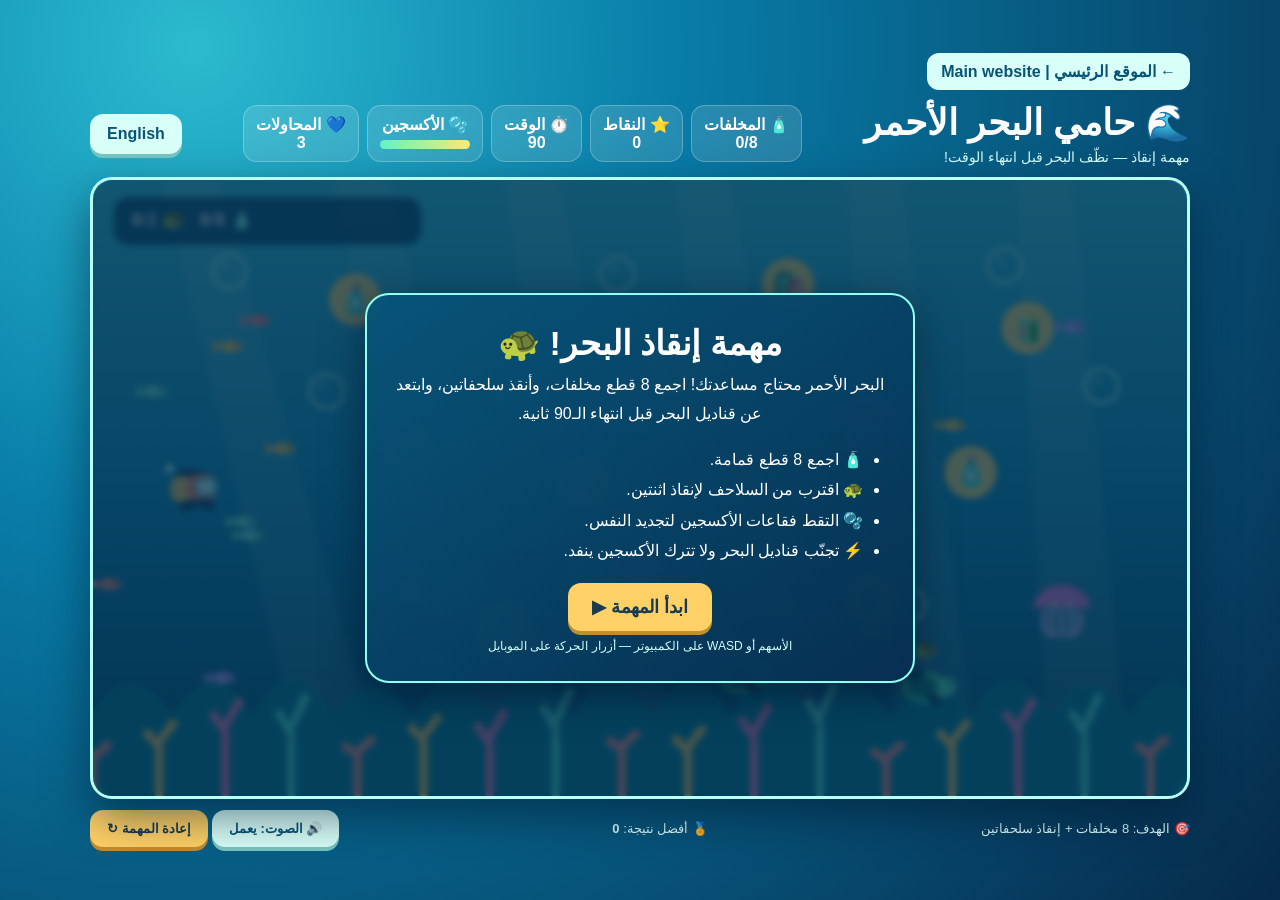
<file: game.html>
<!doctype html>
<html lang="ar" dir="rtl">
<head>
<meta charset="utf-8">
<meta name="viewport" content="width=device-width,initial-scale=1">
<meta name="theme-color" content="#073b63">
<title>حامي البحر الأحمر | Red Sea Protector</title>
<meta name="description" content="Play the Red Sea Protector game in Arabic or English. Clean up waste, rescue sea turtles, and protect marine life.">
<style>
:root{--navy:#073b63;--aqua:#67f0df;--yellow:#ffd166;--coral:#ff7f73;--glass:#062e4de8}
*{box-sizing:border-box}
body{margin:0;min-height:100vh;padding:14px;font-family:Tahoma,Arial,sans-serif;color:#fff;background:radial-gradient(circle at 15% 5%,#2bbbd0 0,#087da8 35%,#06294a 100%);display:flex;justify-content:center;align-items:center}
.wrap{width:min(1100px,100%)}
header{display:flex;justify-content:space-between;align-items:center;gap:12px;flex-wrap:wrap;margin-bottom:12px}
.brand h1{font-size:clamp(24px,4vw,36px);margin:0 0 5px}
.brand p{margin:0;color:#d2fffa;font-size:14px}
.stats{display:flex;gap:8px;flex-wrap:wrap}
.stat{background:#ffffff20;border:1px solid #ffffff40;border-radius:14px;padding:9px 12px;font-weight:bold;min-width:90px;text-align:center}
.meter{height:9px;background:#ffffff35;border-radius:99px;overflow:hidden;margin-top:6px;min-width:90px}
.meter span{display:block;height:100%;width:100%;background:linear-gradient(90deg,#63f4c5,#f9ed77);transition:width .15s}
.gamebox{position:relative;border:3px solid #b9fff4;border-radius:22px;overflow:hidden;box-shadow:0 18px 45px #00172c88;background:#087da8}
canvas{display:block;width:100%;height:auto;aspect-ratio:16/9;touch-action:none}
.overlay{position:absolute;inset:0;display:flex;align-items:center;justify-content:center;padding:18px;text-align:center;background:#032a47b8;backdrop-filter:blur(3px);overflow-y:auto}
.panel{width:min(550px,100%);max-height:100%;overflow-y:auto;background:linear-gradient(145deg,#075478f5,#062f51f5);border:2px solid #91fff0;border-radius:24px;padding:clamp(16px,3vw,28px);box-shadow:0 12px 40px #00182d99}
.panel h2{font-size:clamp(23px,4vw,34px);margin:0 0 8px}
.panel p{line-height:1.8;margin:8px 0 16px}
.panel ul{text-align:right;line-height:1.9;margin:0 0 16px;padding-right:22px}
button{font:inherit;font-weight:bold;cursor:pointer;border:0;border-radius:13px;padding:11px 17px;background:var(--yellow);color:#173b52;box-shadow:0 4px 0 #c18d31}
button:active{transform:translateY(2px);box-shadow:0 2px 0 #c18d31}
button:focus-visible{outline:3px solid white;outline-offset:3px}
#startBtn{font-size:18px;padding:13px 24px}
.bottom{display:flex;justify-content:space-between;align-items:center;gap:10px;flex-wrap:wrap;margin-top:11px;color:#e0fffc;font-size:13px}
.controls{display:none;justify-content:center;align-items:center;gap:9px;margin:12px auto 3px;direction:ltr}
.controls button{width:58px;height:50px;padding:0;font-size:22px;background:#d6fff9;color:#075477;touch-action:manipulation}
.smallbtn{background:#d9fff9;color:#075477;box-shadow:0 4px 0 #78c6c0}
.notice{color:#d1fff7;font-size:12px;margin-top:8px}
@media(max-width:650px){
 body{padding:8px}.stats{width:100%}.stat{flex:1;min-width:70px;padding:7px 5px;font-size:12px}
 .meter{min-width:0}.controls{display:flex}.bottom{font-size:12px}.brand p{font-size:12px}
 .panel{padding:15px}.overlay{padding:9px}
}
</style>
</head>
<body>
<div class="wrap">
    <a href="index.html" style="display:inline-block;margin-bottom:12px;padding:9px 14px;border-radius:12px;background:#d9fff9;color:#075477;text-decoration:none;font-weight:bold">
  ← الموقع الرئيسي | Main website
</a>
<header>
  <div class="brand">
    <h1>🌊 حامي البحر الأحمر</h1>
    <p>مهمة إنقاذ — نظّف البحر قبل انتهاء الوقت!</p>
  </div>
  <div class="stats">
    <div class="stat">🧴 المخلفات <div><span id="count">0</span>/8</div></div>
    <div class="stat">⭐ النقاط <div id="score">0</div></div>
    <div class="stat">⏱️ الوقت <div id="time">90</div></div>
    <div class="stat">🫧 الأكسجين<div class="meter"><span id="oxygenBar"></span></div></div>
    <div class="stat">💙 المحاولات <div id="lives">3</div></div>
  </div>
  <button id="languageBtn" class="smallbtn" type="button">English</button>
</header>

<div class="gamebox">
  <canvas id="game" width="960" height="540" tabindex="0" role="img" aria-label="لعبة حامي البحر الأحمر"></canvas>
  <div class="overlay" id="overlay">
    <div class="panel">
      <h2 id="overlayTitle">مهمة إنقاذ البحر! 🐢</h2>
      <p id="overlayText">البحر الأحمر محتاج مساعدتك! اجمع 8 قطع مخلفات، وأنقذ سلحفاتين، وابتعد عن قناديل البحر قبل انتهاء الـ90 ثانية.</p>
      <ul id="missionList">
        <li>🧴 اجمع 8 قطع قمامة.</li>
        <li>🐢 اقترب من السلاحف لإنقاذ اثنتين.</li>
        <li>🫧 التقط فقاعات الأكسجين لتجديد النفس.</li>
        <li>⚡ تجنّب قناديل البحر ولا تترك الأكسجين ينفد.</li>
      </ul>
      <button id="startBtn">ابدأ المهمة ▶</button>
      <div class="notice">الأسهم أو WASD على الكمبيوتر — أزرار الحركة على الموبايل</div>
    </div>
  </div>
</div>

<div class="controls" aria-label="أزرار الحركة">
  <button data-dir="up" aria-label="أعلى">▲</button>
  <button data-dir="left" aria-label="يسار">◀</button>
  <button data-dir="down" aria-label="أسفل">▼</button>
  <button data-dir="right" aria-label="يمين">▶</button>
</div>

<div class="bottom">
  <span>🎯 الهدف: 8 مخلفات + إنقاذ سلحفاتين</span>
  <span>🏅 أفضل نتيجة: <b id="best">0</b></span>
  <div>
    <button class="smallbtn" id="soundBtn">🔊 الصوت: يعمل</button>
    <button id="restartBtn">إعادة المهمة ↻</button>
  </div>
</div>
</div>

<script>
(()=>{'use strict';
const canvas=document.getElementById('game'),ctx=canvas.getContext('2d'),$=id=>document.getElementById(id),W=960,H=540;
let language='ar',running=false,score=0,lives=3,collected=0,rescued=0,timeLeft=90,oxygen=100,last=0,elapsed=0,raf=0,muted=false,audioCtx=null,keys={},touch={},trash=[],hazards=[],bubbles=[],turtles=[],fish=[],corals=[],particles=[],player={x:90,y:260,r:20,speed:3.5,inv:0};
const trashTypes=['🧴','🥤','🥫','🛍️','🧃','🧴','🥤','🛍️'];

function sound(freq=600,dur=.09,type='sine'){
 if(muted)return;
 try{
  audioCtx=audioCtx||new(window.AudioContext||window.webkitAudioContext)();
  if(audioCtx.state==='suspended')audioCtx.resume();
  let o=audioCtx.createOscillator(),g=audioCtx.createGain();
  o.type=type;o.frequency.value=freq;
  g.gain.setValueAtTime(.07,audioCtx.currentTime);
  g.gain.exponentialRampToValueAtTime(.001,audioCtx.currentTime+dur);
  o.connect(g);g.connect(audioCtx.destination);o.start();o.stop(audioCtx.currentTime+dur)
 }catch(e){}
}

function applyLanguage(){
 const en=language==='en';
 document.documentElement.lang=language;
 document.documentElement.dir=en?'ltr':'rtl';
 document.title=en?'Red Sea Protector | Save the Sea':'حامي البحر الأحمر | Red Sea Protector';
 $('languageBtn').textContent=en?'العربية':'English';
 document.querySelector('.brand h1').textContent=en?'🌊 Red Sea Protector':'🌊 حامي البحر الأحمر';
 document.querySelector('.brand p').textContent=en?'A rescue mission — clean the sea before time runs out!':'مهمة إنقاذ — نظّف البحر قبل انتهاء الوقت!';
 const labels=en?['🧴 Waste','⭐ Score','⏱️ Time','🫧 Oxygen','💙 Lives']:['🧴 المخلفات','⭐ النقاط','⏱️ الوقت','🫧 الأكسجين','💙 المحاولات'];
 document.querySelectorAll('.stat').forEach((el,i)=>{
  const id=['count','score','time','oxygenBar','lives'][i];
  let value='';
  if(id==='oxygenBar')value='<div class="meter"><span id="oxygenBar"></span></div>';
  else if(id==='count')value='<div><span id="count">0</span>/8</div>';
  else value=`<div id="${id}">${id==='score'?'0':id==='time'?'90':'3'}</div>`;
  el.innerHTML=labels[i]+' '+value;
 });
 $('count').textContent=collected;
 $('score').textContent=score;
 $('time').textContent=Math.max(0,Math.ceil(timeLeft));
 $('lives').textContent=lives;
 $('overlayTitle').textContent=en?'Rescue the Sea! 🐢':'مهمة إنقاذ البحر! 🐢';
 $('overlayText').textContent=en?'The Red Sea needs your help! Collect 8 pieces of waste, rescue two turtles, and avoid jellyfish before the 90 seconds run out.':'البحر الأحمر محتاج مساعدتك! اجمع 8 قطع مخلفات، وأنقذ سلحفاتين، وابتعد عن قناديل البحر قبل انتهاء الـ90 ثانية.';
 $('missionList').innerHTML=en?'<li>🧴 Collect 8 pieces of trash.</li><li>🐢 Get close to two turtles to rescue them.</li><li>🫧 Collect oxygen bubbles to refill your air.</li><li>⚡ Avoid jellyfish and keep your oxygen from running out.</li>':'<li>🧴 اجمع 8 قطع قمامة.</li><li>🐢 اقترب من السلاحف لإنقاذ اثنتين.</li><li>🫧 التقط فقاعات الأكسجين لتجديد النفس.</li><li>⚡ تجنّب قناديل البحر ولا تترك الأكسجين ينفد.</li>';
 $('startBtn').textContent=en?'Start mission ▶':'ابدأ المهمة ▶';
 document.querySelector('.notice').textContent=en?'Arrow keys or WASD on desktop — use the direction buttons on mobile':'الأسهم أو WASD على الكمبيوتر — أزرار الحركة على الموبايل';
 document.querySelector('.controls').setAttribute('aria-label',en?'Movement controls':'أزرار الحركة');
 document.querySelectorAll('[data-dir]').forEach((b,i)=>b.setAttribute('aria-label',(en?['Up','Left','Down','Right']:['أعلى','يسار','أسفل','يمين'])[i]));
 document.querySelector('.bottom span').textContent=en?'🎯 Goal: 8 pieces of trash + rescue 2 turtles':'🎯 الهدف: 8 مخلفات + إنقاذ سلحفاتين';
 document.querySelectorAll('.bottom span')[1].childNodes[0].textContent=en?'🏅 Best score: ':'🏅 أفضل نتيجة: ';
 $('soundBtn').textContent=muted?(en?'🔇 Sound: Off':'🔇 الصوت: مكتوم'):(en?'🔊 Sound: On':'🔊 الصوت: يعمل');
 $('restartBtn').textContent=en?'Restart mission ↻':'إعادة المهمة ↻';
}

function reset(){
 score=0;lives=3;collected=0;rescued=0;timeLeft=90;oxygen=100;elapsed=0;
 player={x:85,y:270,r:20,speed:3.7,inv:0};keys={};touch={};trash=[];hazards=[];bubbles=[];turtles=[];fish=[];corals=[];particles=[];
 [[230,105],[360,390],[510,160],[685,365],[820,130],[770,260],[430,270],[610,95]].forEach((p,i)=>trash.push({x:p[0],y:p[1],r:21,emoji:trashTypes[i],phase:i*.8,got:false}));
 [[275,235],[480,315],[680,220],[850,405]].forEach((p,i)=>hazards.push({x:p[0],y:p[1],baseY:p[1],phase:i*1.7,r:25}));
 [[340,190],[730,440],[570,440]].forEach((p,i)=>turtles.push({x:p[0],y:p[1],phase:i*2,rescued:false}));
 for(let i=0;i<10;i++)bubbles.push({x:120+i*85,y:80+(i%4)*100,r:15,phase:i*.7,taken:false});
 for(let i=0;i<18;i++)fish.push({x:Math.random()*W,y:40+Math.random()*(H-100),phase:Math.random()*7,speed:.4+Math.random()*.8,color:['#ffcf5c','#ff8b83','#77f0d2','#c3a3ff'][i%4]});
 for(let i=0;i<18;i++)corals.push({x:i*58,y:H-14-(i%3)*5,h:30+(i%4)*14,color:['#ff8c83','#ffc85e','#f77bb4','#55e4cf'][i%4]});
 updateStats();draw(0)
}

function updateStats(){
 $('count').textContent=collected;$('score').textContent=score;
 $('time').textContent=Math.max(0,Math.ceil(timeLeft));$('lives').textContent=lives;
 $('oxygenBar').style.width=oxygen+'%';
 $('oxygenBar').style.background=oxygen<25?'linear-gradient(90deg,#ff5c70,#ffc36a)':'linear-gradient(90deg,#63f4c5,#f9ed77)';
 let best=0;try{best=Number(localStorage.getItem('redSeaProtectorBest')||0)}catch(e){}
 $('best').textContent=best
}

function start(){
 cancelAnimationFrame(raf);reset();running=true;$('overlay').style.display='none';
 $('startBtn').textContent=language==='en'?'Start mission ▶':'ابدأ المهمة ▶';
 last=performance.now();sound(660,.12);raf=requestAnimationFrame(loop)
}

function end(win,reason){
 running=false;cancelAnimationFrame(raf);
 let best=0;
 try{best=Number(localStorage.getItem('redSeaProtectorBest')||0);if(score>best){best=score;localStorage.setItem('redSeaProtectorBest',String(best))}}catch(e){}
 $('best').textContent=best;
 $('overlayTitle').textContent=language==='en'?(win?'You Saved the Red Sea! 🏆':'Mission Over! 💙'):(win?'أنقذت البحر الأحمر! 🏆':'انتهت المهمة! 💙');
 $('overlayText').textContent=language==='en'?(win?`Great job! You collected the waste and rescued the turtles. Your score: ${score} points!`:`${reason==='انتهى الوقت قبل إكمال المهمة.'?'Time ran out before you completed the mission.':reason==='نفد الأكسجين!'?'You ran out of oxygen!':'You ran out of lives!'} Your score: ${score} points. Try again!`):(win?`عمل رائع! جمعت المخلفات وأنقذت السلاحف. نتيجتك ${score} نقطة — ساهمت في جعل البحر أنظف!`:reason+` نتيجتك ${score} نقطة. جرّب مرة أخرى وأنقذ البحر الأحمر!`);
 $('missionList').innerHTML=language==='en'?`<li>🧴 Waste collected: ${collected}/8</li><li>🐢 Turtles rescued: ${rescued}/2</li><li>⭐ Score: ${score}</li><li>🏅 Best score on this device: ${best}</li>`:`<li>🧴 المخلفات التي جمعتها: ${collected}/8</li><li>🐢 السلاحف التي أنقذتها: ${rescued}/2</li><li>⭐ نقاطك: ${score}</li><li>🏅 أفضل نتيجة على هذا الجهاز: ${best}</li>`;
 $('startBtn').textContent=language==='en'?'Play Again ↻':'العب مرة أخرى ↻';
 $('overlay').style.display='flex';sound(win?880:190,.3,win?'sine':'triangle')
}

function rounded(x,y,w,h,r){
 ctx.beginPath();
 if(typeof ctx.roundRect==='function')ctx.roundRect(x,y,w,h,r);
 else{const q=Math.min(r,w/2,h/2);ctx.moveTo(x+q,y);ctx.arcTo(x+w,y,x+w,y+h,q);ctx.arcTo(x+w,y+h,x,y+h,q);ctx.arcTo(x,y+h,x,y,q);ctx.arcTo(x,y,x+w,y,q)}
 ctx.fill()
}

function drawDiver(){
 ctx.save();ctx.translate(player.x,player.y);ctx.rotate(Math.sin(elapsed*4)*.06);
 ctx.fillStyle='#173b65';rounded(-14,-16,31,32,10);ctx.fillStyle='#ffcc65';rounded(-17,-10,22,22,8);
 ctx.fillStyle='#ff846e';rounded(-3,-12,27,23,9);ctx.fillStyle='#5ce8e0';rounded(5,-9,19,16,7);
 ctx.fillStyle='#e9ffff';ctx.beginPath();ctx.ellipse(14,-1,7,5,0,0,Math.PI*2);ctx.fill();
 ctx.fillStyle='#1d4165';ctx.beginPath();ctx.ellipse(-1,15,8,5,-.4,0,Math.PI*2);ctx.fill();
 ctx.beginPath();ctx.ellipse(15,14,8,5,.4,0,Math.PI*2);ctx.fill();
 ctx.fillStyle='#baf9ff';ctx.beginPath();ctx.arc(-18,-17,4,0,Math.PI*2);ctx.fill();ctx.restore()
}

function draw(){
 let g=ctx.createLinearGradient(0,0,0,H);g.addColorStop(0,'#39c9df');g.addColorStop(.5,'#118eb9');g.addColorStop(1,'#06496d');
 ctx.fillStyle=g;ctx.fillRect(0,0,W,H);
 ctx.save();ctx.globalAlpha=.10;
 for(let i=0;i<7;i++){ctx.fillStyle='#e0ffff';ctx.beginPath();ctx.moveTo(60+i*150,0);ctx.lineTo(110+i*150,0);ctx.lineTo(260+i*130,H);ctx.lineTo(190+i*130,H);ctx.closePath();ctx.fill()}
 ctx.restore();
 ctx.fillStyle='#087c94';ctx.beginPath();ctx.moveTo(0,H-75);
 for(let x=0;x<=W;x+=70)ctx.quadraticCurveTo(x+35,H-125-(x%3)*5,x+70,H-70);
 ctx.lineTo(W,H);ctx.lineTo(0,H);ctx.fill();
 fish.forEach(f=>{let fx=(f.x+Math.sin(elapsed*.6+f.phase)*24+W)%W,fy=f.y+Math.sin(elapsed*1.4+f.phase)*8;ctx.fillStyle=f.color;ctx.beginPath();ctx.ellipse(fx,fy,10,5,0,0,Math.PI*2);ctx.fill();ctx.beginPath();ctx.moveTo(fx-8,fy);ctx.lineTo(fx-16,fy-5);ctx.lineTo(fx-16,fy+5);ctx.fill();ctx.fillStyle='#073b63';ctx.beginPath();ctx.arc(fx+5,fy-1,1.5,0,Math.PI*2);ctx.fill()});
 corals.forEach(c=>{ctx.strokeStyle=c.color;ctx.lineWidth=7;ctx.lineCap='round';ctx.beginPath();ctx.moveTo(c.x,H);ctx.lineTo(c.x,c.y-c.h*.45);ctx.moveTo(c.x,c.y-c.h*.55);ctx.lineTo(c.x-10,c.y-c.h*.8);ctx.moveTo(c.x,c.y-c.h*.65);ctx.lineTo(c.x+12,c.y-c.h);ctx.stroke();ctx.fillStyle=c.color;ctx.beginPath();ctx.arc(c.x-10,c.y-c.h*.8,4,0,Math.PI*2);ctx.arc(c.x+12,c.y-c.h,4,0,Math.PI*2);ctx.fill()});
 bubbles.forEach(b=>{if(b.taken)return;let by=b.y+Math.sin(elapsed*1.6+b.phase)*8;ctx.strokeStyle='#b7fff6';ctx.lineWidth=2;ctx.beginPath();ctx.arc(b.x,by,b.r,0,Math.PI*2);ctx.stroke();ctx.fillStyle='#ffffff35';ctx.beginPath();ctx.arc(b.x-4,by-5,4,0,Math.PI*2);ctx.fill()});
 trash.forEach(o=>{if(o.got)return;let y=o.y+Math.sin(elapsed*2+o.phase)*5;ctx.fillStyle='#ffdf77';ctx.beginPath();ctx.arc(o.x,y,23,0,Math.PI*2);ctx.fill();ctx.font='25px \"Apple Color Emoji\",\"Segoe UI Emoji\",sans-serif';ctx.textAlign='center';ctx.textBaseline='middle';ctx.fillText(o.emoji,o.x,y+1)});
 turtles.forEach(q=>{if(q.rescued)return;let y=q.y+Math.sin(elapsed*2+q.phase)*5;ctx.save();ctx.translate(q.x,y);ctx.rotate(Math.sin(elapsed+q.phase)*.08);ctx.fillStyle='#48d5a1';ctx.beginPath();ctx.ellipse(0,0,20,14,0,0,Math.PI*2);ctx.fill();ctx.fillStyle='#167f78';ctx.beginPath();ctx.ellipse(-2,0,13,10,0,0,Math.PI*2);ctx.fill();ctx.fillStyle='#69f0bd';ctx.beginPath();ctx.arc(19,-2,8,0,Math.PI*2);ctx.fill();ctx.fillStyle='#123e58';ctx.beginPath();ctx.arc(21,-4,1.8,0,Math.PI*2);ctx.fill();for(let a of [-1,1]){ctx.beginPath();ctx.ellipse(a*9,a*10,8,4,a*.5,0,Math.PI*2);ctx.fill()}ctx.restore();ctx.font='18px sans-serif';ctx.fillText('🐢',q.x,q.y-28)});
 hazards.forEach(h=>{let y=h.baseY+Math.sin(elapsed*2+h.phase)*32;ctx.fillStyle='#e879d5';ctx.beginPath();ctx.ellipse(h.x,y,h.r,h.r*.82,0,Math.PI,Math.PI*2);ctx.fill();ctx.strokeStyle='#f9c6ff';ctx.lineWidth=3;for(let j=-2;j<=2;j++){ctx.beginPath();ctx.moveTo(h.x+j*7,y+3);ctx.quadraticCurveTo(h.x+j*8+Math.sin(elapsed*4+j)*5,y+15,h.x+j*5,y+24);ctx.stroke()}ctx.fillStyle='#fff';ctx.beginPath();ctx.arc(h.x-7,y-2,3,0,Math.PI*2);ctx.arc(h.x+7,y-2,3,0,Math.PI*2);ctx.fill();ctx.fillStyle='#7a3c85';ctx.beginPath();ctx.arc(h.x-7,y-2,1.5,0,Math.PI*2);ctx.arc(h.x+7,y-2,1.5,0,Math.PI*2);ctx.fill()});
 particles.forEach(p=>{ctx.globalAlpha=Math.max(0,p.life/35);ctx.fillStyle=p.color;ctx.beginPath();ctx.arc(p.x,p.y,p.r,0,Math.PI*2);ctx.fill();ctx.globalAlpha=1});
 drawDiver();
 if(player.inv>0){ctx.strokeStyle='#fff';ctx.lineWidth=3;ctx.beginPath();ctx.arc(player.x,player.y,28,0,Math.PI*2);ctx.stroke()}
 ctx.fillStyle='#063b63c9';rounded(18,15,270,42,14);ctx.fillStyle='#fff';ctx.font='bold 17px Tahoma';ctx.textAlign='left';ctx.textBaseline='middle';ctx.fillText(`🧴 ${collected}/8   🐢 ${rescued}/2`,34,36)
}

function burst(x,y,color){for(let i=0;i<12;i++)particles.push({x,y,vx:(Math.random()-.5)*4,vy:(Math.random()-.5)*4,r:2+Math.random()*4,life:35,color})}

function loop(now){
 if(!running)return;
 let dt=Math.min((now-last)/1000,.04);last=now;elapsed+=dt;timeLeft-=dt;oxygen-=dt*1.8;player.inv=Math.max(0,player.inv-dt*60);
 if(timeLeft<=0){timeLeft=0;updateStats();draw();end(false,'انتهى الوقت قبل إكمال المهمة.');return}
 if(oxygen<=0){oxygen=0;updateStats();draw();end(false,'نفد الأكسجين!');return}
 let dx=0,dy=0;
 if(keys.ArrowUp||keys.w||touch.up)dy--;
 if(keys.ArrowDown||keys.s||touch.down)dy++;
 if(keys.ArrowLeft||keys.a||touch.left)dx--;
 if(keys.ArrowRight||keys.d||touch.right)dx++;
 if(dx||dy){let m=Math.hypot(dx,dy)||1;player.x+=dx/m*player.speed*60*dt;player.y+=dy/m*player.speed*60*dt}
 player.x=Math.max(28,Math.min(W-28,player.x));player.y=Math.max(35,Math.min(H-45,player.y));
 trash.forEach(o=>{if(!o.got&&Math.hypot(player.x-o.x,player.y-o.y)<35){o.got=true;collected++;score+=100;burst(o.x,o.y,'#ffe16c');sound(760,.08)}});
 turtles.forEach(q=>{if(!q.rescued&&Math.hypot(player.x-q.x,player.y-q.y)<42){q.rescued=true;rescued++;score+=150;burst(q.x,q.y,'#65f0bb');sound(920,.13)}});
 bubbles.forEach(b=>{if(!b.taken&&Math.hypot(player.x-b.x,player.y-(b.y+Math.sin(elapsed*1.6+b.phase)*8))<34){b.taken=true;oxygen=Math.min(100,oxygen+24);score+=25;burst(b.x,b.y,'#a8fff7');sound(520,.08)}});
 hazards.forEach(h=>{let hy=h.baseY+Math.sin(elapsed*2+h.phase)*32;if(player.inv<=0&&Math.hypot(player.x-h.x,player.y-hy)<39){lives--;player.inv=1.5;oxygen=Math.max(0,oxygen-12);score=Math.max(0,score-35);sound(180,.16,'sawtooth');burst(player.x,player.y,'#ffa2e9');player.x=Math.max(35,player.x-30);if(lives<=0){updateStats();draw();end(false,'لم تعد لديك محاولات كافية.');return}}});
 if(collected>=8&&rescued>=2){updateStats();draw();end(true);return}
 particles.forEach(p=>{p.x+=p.vx;p.y+=p.vy;p.life--});particles=particles.filter(p=>p.life>0);
 updateStats();draw();if(!running)return;raf=requestAnimationFrame(loop)
}

$('languageBtn').addEventListener('click',()=>{language=language==='ar'?'en':'ar';applyLanguage()});
$('startBtn').addEventListener('click',start);
$('restartBtn').addEventListener('click',start);
$('soundBtn').addEventListener('click',()=>{muted=!muted;$('soundBtn').textContent=muted?(language==='en'?'🔇 Sound: Off':'🔇 الصوت: مكتوم'):(language==='en'?'🔊 Sound: On':'🔊 الصوت: يعمل');if(!muted)sound(650,.08)});
const movementKeys=new Set(['ArrowUp','ArrowDown','ArrowLeft','ArrowRight','w','a','s','d']);
const normalizeKey=key=>key.length===1?key.toLowerCase():key;
window.addEventListener('keydown',e=>{const k=normalizeKey(e.key);const target=e.target;const interactive=target instanceof Element&&target.closest('button,a,input,textarea,select,[contenteditable="true"]');if(!running||!movementKeys.has(k)||interactive)return;e.preventDefault();keys[k]=true});
window.addEventListener('keyup',e=>{keys[normalizeKey(e.key)]=false});
window.addEventListener('blur',()=>{keys={};touch={}});
document.querySelectorAll('[data-dir]').forEach(b=>{let d=b.dataset.dir;const on=e=>{e.preventDefault();touch[d]=true;try{b.setPointerCapture(e.pointerId)}catch(_){}},off=e=>{e.preventDefault();touch[d]=false};b.addEventListener('pointerdown',on);['pointerup','pointercancel','pointerleave','lostpointercapture'].forEach(ev=>b.addEventListener(ev,off))});
try{updateStats()}catch(e){}
reset();
applyLanguage();
})();
</script>
</body>
</html>
</file>
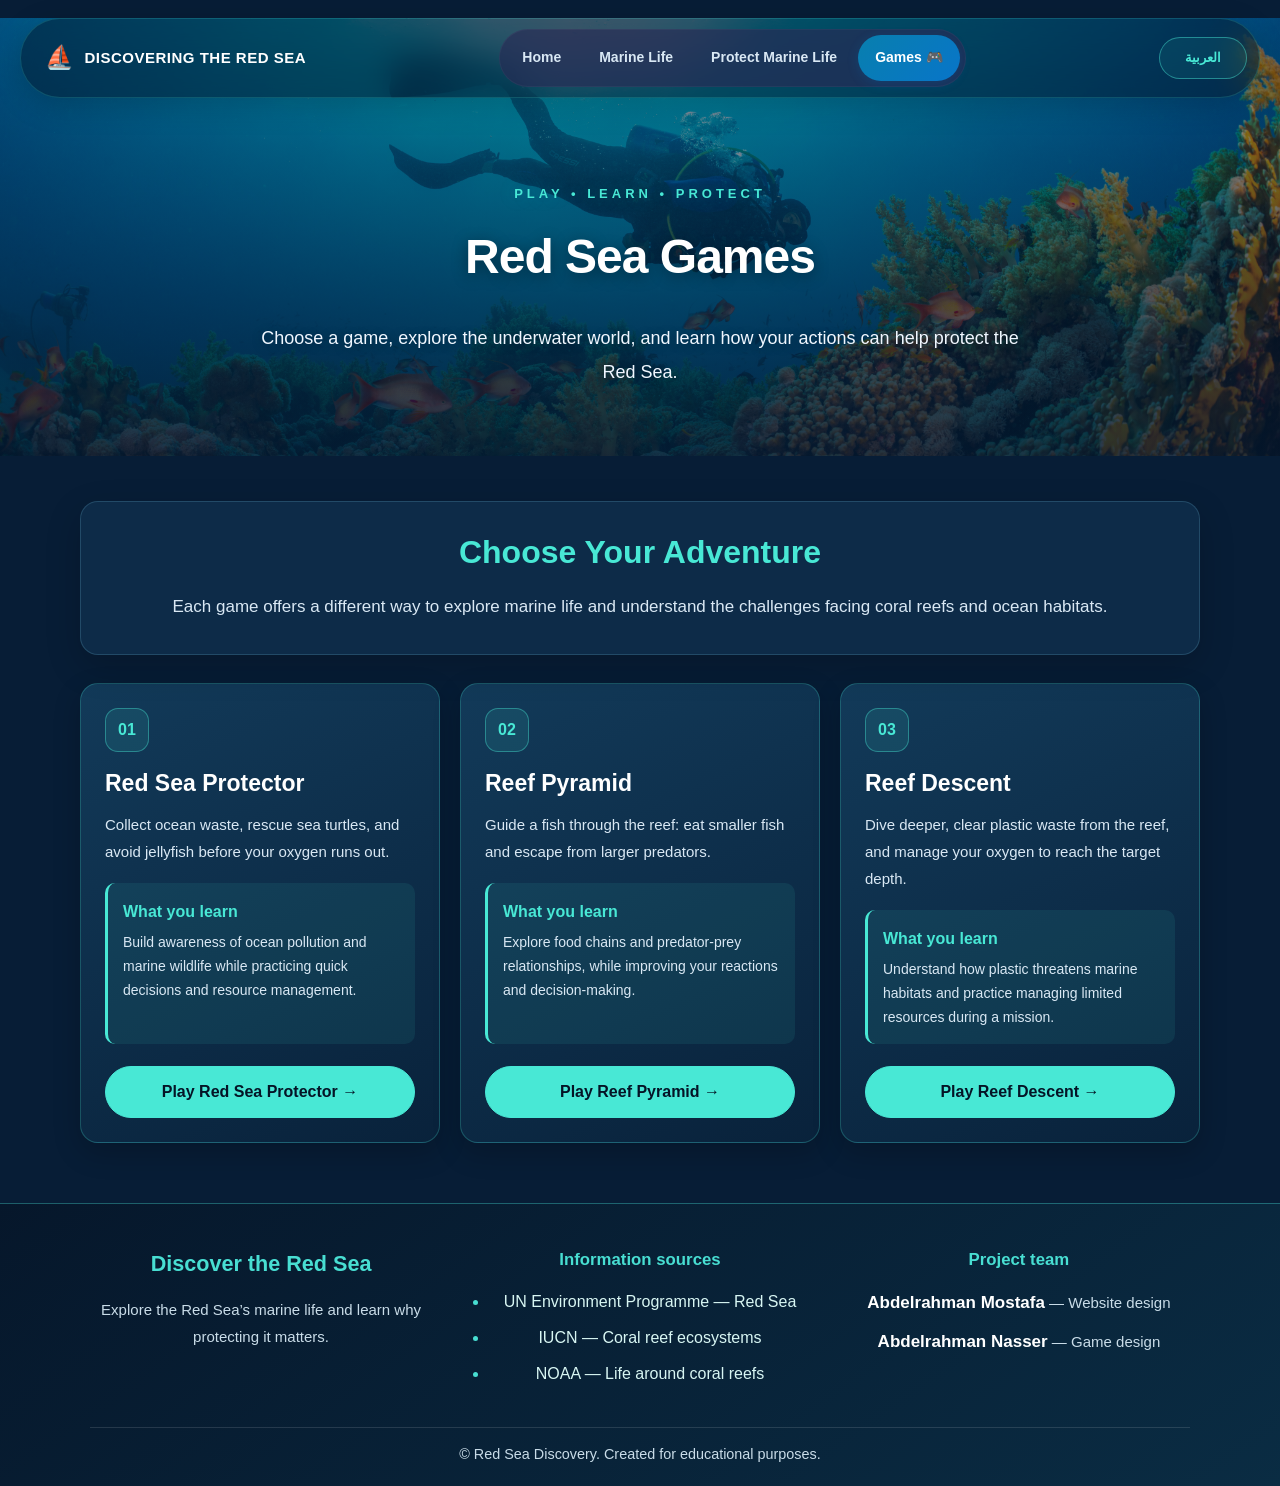
<file: games.html>
<!DOCTYPE html>
<html lang="en" dir="ltr">
<head>
    <meta charset="UTF-8">
    <meta name="viewport" content="width=device-width, initial-scale=1.0">
    <meta name="theme-color" content="#071d36">
    <title>Red Sea Games</title>
    <meta id="page-description" name="description"
          content="Play educational Red Sea games and learn about marine life, coral reefs, and ocean conservation.">
    <link rel="stylesheet" href="style.css">

    <style>
        .games-top {
            background:
                linear-gradient(
                    180deg,
                    rgba(3, 18, 39, 0.38),
                    rgba(3, 24, 48, 0.84)
                ),
               url("./games-hero.jpg") center center / cover no-repeat;
        }

        .games-top .site-nav {
            background: rgba(4, 20, 38, 0.48);
        }

        .games-hero {
            min-height: 340px;
            background: transparent;
        }

        /* يتغلب على قاعدة الخلفية العامة في style.css */
        body:not(:has(.protect-hero)):has(nav a[href="games.html"]) header.games-hero {
            background: transparent;
        }

        .games-main {
            max-width: 1120px;
        }

        .games-intro {
            margin-bottom: 28px;
            text-align: center;
        }

        .games-grid {
            display: grid;
            grid-template-columns: repeat(3, minmax(0, 1fr));
            gap: 20px;
        }

        .game-card {
            display: flex;
            min-width: 0;
            flex-direction: column;
            padding: 24px;
            border: 1px solid rgba(72, 232, 213, 0.24);
            border-radius: 18px;
            background: linear-gradient(155deg, #123a59, #09223b);
            box-shadow: 0 10px 28px rgba(0, 0, 0, 0.2);
            transition: transform 0.25s ease, border-color 0.25s ease;
        }

        .game-card:hover {
            transform: translateY(-5px);
            border-color: var(--turquoise);
        }

        .game-card-number {
            display: inline-flex;
            width: 44px;
            height: 44px;
            align-items: center;
            justify-content: center;
            margin-bottom: 16px;
            border: 1px solid rgba(72, 232, 213, 0.4);
            border-radius: 13px;
            background: rgba(72, 232, 213, 0.1);
            color: var(--turquoise);
            font-weight: bold;
        }

        .game-card h2 {
            margin: 0 0 12px;
            color: var(--white);
            font-size: 23px;
            line-height: 1.35;
        }

        .game-card > p {
            margin: 0 0 18px;
            color: var(--text-light);
            font-size: 15px;
            line-height: 1.8;
        }

        .game-benefit {
            flex-grow: 1;
            margin: 0 0 22px;
            padding: 15px;
            border-left: 3px solid var(--turquoise);
            border-radius: 10px;
            background: rgba(72, 232, 213, 0.08);
        }

        .game-benefit strong {
            display: block;
            margin-bottom: 6px;
            color: var(--turquoise);
        }

        .game-benefit p {
            margin: 0;
            color: var(--text-light);
            font-size: 14px;
            line-height: 1.7;
        }

        .game-play-button {
            display: inline-flex;
            min-height: 46px;
            align-items: center;
            justify-content: center;
            padding: 11px 18px;
            border: 1px solid var(--turquoise);
            border-radius: 30px;
            background: var(--turquoise);
            color: var(--ocean-deep);
            font-weight: bold;
            text-align: center;
            text-decoration: none;
            transition: transform 0.2s ease, background 0.2s ease;
        }

        .game-play-button:hover,
        .game-play-button:focus-visible {
            transform: translateY(-2px);
            background: var(--white);
            border-color: var(--white);
        }

        @media (max-width: 850px) {
            .games-grid {
                grid-template-columns: repeat(2, minmax(0, 1fr));
            }
        }

        @media (max-width: 600px) {
            .games-grid {
                grid-template-columns: 1fr;
            }

            .game-card {
                padding: 21px;
            }
        }

        @media (prefers-reduced-motion: reduce) {
            .game-card,
            .game-play-button {
                transition: none;
            }

            .game-card:hover,
            .game-play-button:hover {
                transform: none;
            }
        }
    </style>
</head>

<body>
<div class="games-top">
    <nav class="site-nav">
        <a href="index.html" class="site-brand">
            <span class="brand-icon">⛵</span>
            <span data-en="DISCOVERING THE RED SEA"
                  data-ar="اكتشف البحر الأحمر">
                DISCOVERING THE RED SEA
            </span>
        </a>

        <div class="nav-links">
            <a href="index.html"
               data-en="Home" data-ar="الرئيسية">Home</a>
            <a href="marine-life.html"
               data-en="Marine Life" data-ar="الحياة البحرية">Marine Life</a>
            <a href="protect-marine-life.html"
               data-en="Protect Marine Life"
               data-ar="حماية الحياة البحرية">
                Protect Marine Life
            </a>
            <a href="games.html" class="active"
               data-en="Games 🎮" data-ar="الألعاب 🎮">Games 🎮</a>
        </div>

        <button id="site-language-toggle"
                class="site-language-toggle"
                type="button">
            العربية
        </button>
    </nav>

    <header class="games-hero">
        <p class="hero-eyebrow"
           data-en="PLAY • LEARN • PROTECT"
           data-ar="العب • تعلّم • احمِ">
            PLAY • LEARN • PROTECT
        </p>

        <h1 data-en="Red Sea Games"
            data-ar="ألعاب البحر الأحمر">
            Red Sea Games
        </h1>

        <p class="hero-description"
           data-en="Choose a game, explore the underwater world, and learn how your actions can help protect the Red Sea."
           data-ar="اختر لعبة، واستكشف العالم تحت الماء، وتعلّم كيف تساعد أفعالك في حماية البحر الأحمر.">
            Choose a game, explore the underwater world, and learn how
            your actions can help protect the Red Sea.
        </p>
    </header>
</div>

<main class="games-main">
    <section class="games-intro">
        <h2 data-en="Choose Your Adventure"
            data-ar="اختر مغامرتك">
            Choose Your Adventure
        </h2>

        <p data-en="Each game offers a different way to explore marine life and understand the challenges facing coral reefs and ocean habitats."
           data-ar="تقدم كل لعبة طريقة مختلفة لاستكشاف الحياة البحرية وفهم التحديات التي تواجه الشعاب المرجانية والبيئات البحرية.">
            Each game offers a different way to explore marine life
            and understand the challenges facing coral reefs and ocean habitats.
        </p>
    </section>

    <div class="games-grid">
        <article class="game-card">
            <span class="game-card-number">01</span>

            <h2 data-en="Red Sea Protector"
                data-ar="حامي البحر الأحمر">Red Sea Protector</h2>

            <p data-en="Collect ocean waste, rescue sea turtles, and avoid jellyfish before your oxygen runs out."
               data-ar="اجمع المخلفات، وأنقذ السلاحف البحرية، وتجنب قناديل البحر قبل نفاد الأكسجين.">
                Collect ocean waste, rescue sea turtles, and avoid
                jellyfish before your oxygen runs out.
            </p>

            <div class="game-benefit">
                <strong data-en="What you learn"
                        data-ar="الفائدة التعليمية">What you learn</strong>
                <p data-en="Build awareness of ocean pollution and marine wildlife while practicing quick decisions and resource management."
                   data-ar="تزيد وعيك بتلوث البحر وحماية الكائنات البحرية، وتتدرب على سرعة اتخاذ القرار وإدارة الموارد.">
                    Build awareness of ocean pollution and marine wildlife
                    while practicing quick decisions and resource management.
                </p>
            </div>

            <a class="game-play-button" href="game.html"
               data-en="Play Red Sea Protector →"
               data-ar="العب حامي البحر الأحمر ←">
                Play Red Sea Protector →
            </a>
        </article>

        <article class="game-card">
            <span class="game-card-number">02</span>

            <h2 data-en="Reef Pyramid"
                data-ar="هرم الشعاب">Reef Pyramid</h2>

            <p data-en="Guide a fish through the reef: eat smaller fish and escape from larger predators."
               data-ar="وجّه سمكة بين الشعاب: التهم الأسماك الأصغر واهرب من المفترسات الأكبر.">
                Guide a fish through the reef: eat smaller fish
                and escape from larger predators.
            </p>

            <div class="game-benefit">
                <strong data-en="What you learn"
                        data-ar="الفائدة التعليمية">What you learn</strong>
                <p data-en="Explore food chains and predator-prey relationships, while improving your reactions and decision-making."
                   data-ar="تتعرف على السلاسل الغذائية وعلاقة المفترس بالفريسة، مع تنمية سرعة الاستجابة واتخاذ القرار.">
                    Explore food chains and predator-prey relationships,
                    while improving your reactions and decision-making.
                </p>
            </div>

            <a class="game-play-button" href="هرم%20الشعاب.html"
               data-en="Play Reef Pyramid →"
               data-ar="العب هرم الشعاب ←">
                Play Reef Pyramid →
            </a>
        </article>

        <article class="game-card">
            <span class="game-card-number">03</span>

            <h2 data-en="Reef Descent"
                data-ar="أعماق الشعاب">Reef Descent</h2>

            <p data-en="Dive deeper, clear plastic waste from the reef, and manage your oxygen to reach the target depth."
               data-ar="اغص إلى الأعماق، ونظّف الشعاب من المخلفات البلاستيكية، وأدر الأكسجين حتى تصل إلى العمق المطلوب.">
                Dive deeper, clear plastic waste from the reef,
                and manage your oxygen to reach the target depth.
            </p>

            <div class="game-benefit">
                <strong data-en="What you learn"
                        data-ar="الفائدة التعليمية">What you learn</strong>
                <p data-en="Understand how plastic threatens marine habitats and practice managing limited resources during a mission."
                   data-ar="تفهم كيف يهدد البلاستيك الموائل البحرية، وتتدرب على إدارة الموارد المحدودة أثناء المهمة.">
                    Understand how plastic threatens marine habitats
                    and practice managing limited resources during a mission.
                </p>
            </div>

            <a class="game-play-button" href="reef_descent.html"
               data-en="Play Reef Descent →"
               data-ar="العب أعماق الشعاب ←">
                Play Reef Descent →
            </a>
        </article>
    </div>
</main>

<footer class="site-footer">
    <div class="footer-content">
        <div class="footer-about">
            <h2 data-en="Discover the Red Sea" data-ar="اكتشف البحر الأحمر">Discover the Red Sea</h2>
            <p
                data-en="Explore the Red Sea’s marine life and learn why protecting it matters."
                data-ar="اكتشف الحياة البحرية في البحر الأحمر وتعرّف على أهمية حمايتها.">
                Explore the Red Sea’s marine life and learn why protecting it matters.
            </p>
        </div>

        <div class="footer-sources">
            <h3 data-en="Information sources" data-ar="مصادر المعلومات">Information sources</h3>
            <ul>
                <li>
                    <a href="https://www.unep.org/en/jeddah-convention" target="_blank" rel="noopener noreferrer"
                       data-en="UN Environment Programme — Red Sea"
                       data-ar="برنامج الأمم المتحدة للبيئة — البحر الأحمر">
                        UN Environment Programme — Red Sea
                    </a>
                </li>
                <li>
                    <a href="https://iucn.org/story/202610/red-list-coral-reef-ecosystems" target="_blank" rel="noopener noreferrer"
                       data-en="IUCN — Coral reef ecosystems"
                       data-ar="الاتحاد الدولي لحفظ الطبيعة — النظم البيئية للشعاب المرجانية">
                        IUCN — Coral reef ecosystems
                    </a>
                </li>
                <li>
                    <a href="https://oceanservice.noaa.gov/facts/coral_species.html" target="_blank" rel="noopener noreferrer"
                       data-en="NOAA — Life around coral reefs"
                       data-ar="الإدارة الوطنية للمحيطات والغلاف الجوي — الحياة حول الشعاب المرجانية">
                        NOAA — Life around coral reefs
                    </a>
                </li>
            </ul>
        </div>

        <div class="footer-team">
            <h3 data-en="Project team" data-ar="فريق المشروع">Project team</h3>
            <p>
                <strong data-en="Abdelrahman Mostafa" data-ar="عبدالرحمن مصطفى">Abdelrahman Mostafa</strong>
                <span data-en=" — Website design" data-ar=" — تصميم الموقع"> — Website design</span>
            </p>
            <p>
                <strong data-en="Abdelrahman Nasser" data-ar="عبدالرحمن ناصر">Abdelrahman Nasser</strong>
                <span data-en=" — Game design" data-ar=" — تصميم الألعاب"> — Game design</span>
            </p>
        </div>
    </div>

    <div class="footer-bottom">
        <p data-en="© Red Sea Discovery. Created for educational purposes."
           data-ar="© اكتشف البحر الأحمر. أُنشئ لأغراض تعليمية.">
            © Red Sea Discovery. Created for educational purposes.
        </p>
    </div>
</footer>

<script>
(() => {
    const button = document.getElementById("site-language-toggle");
    const textElements = document.querySelectorAll("[data-en][data-ar]");
    const description = document.getElementById("page-description");
    const storageKey = "red-sea-language";

    const pageInfo = {
        en: {
            title: "Red Sea Games",
            description: "Play educational Red Sea games and learn about marine life, coral reefs, and ocean conservation."
        },
        ar: {
            title: "ألعاب البحر الأحمر",
            description: "العب ألعابًا تعليمية عن البحر الأحمر وتعرّف على الحياة البحرية والشعاب المرجانية وحماية البيئة."
        }
    };

    function setLanguage(language) {
        document.documentElement.lang = language;
        document.documentElement.dir = language === "ar" ? "rtl" : "ltr";

        textElements.forEach((element) => {
            element.textContent = element.dataset[language];
        });

        document.title = pageInfo[language].title;
        description.content = pageInfo[language].description;
        button.textContent = language === "en" ? "العربية" : "English";

        try {
            localStorage.setItem(storageKey, language);
        } catch (error) {
            // The page remains usable if browser storage is unavailable.
        }
    }

    let savedLanguage = "en";
    try {
        savedLanguage = localStorage.getItem(storageKey) || "en";
    } catch (error) {
        // English is the default if browser storage is unavailable.
    }

    setLanguage(savedLanguage === "ar" ? "ar" : "en");

    button.addEventListener("click", () => {
        const nextLanguage =
            document.documentElement.lang === "en" ? "ar" : "en";
        setLanguage(nextLanguage);
    });
})();
</script>
</body>
</html>
</file>
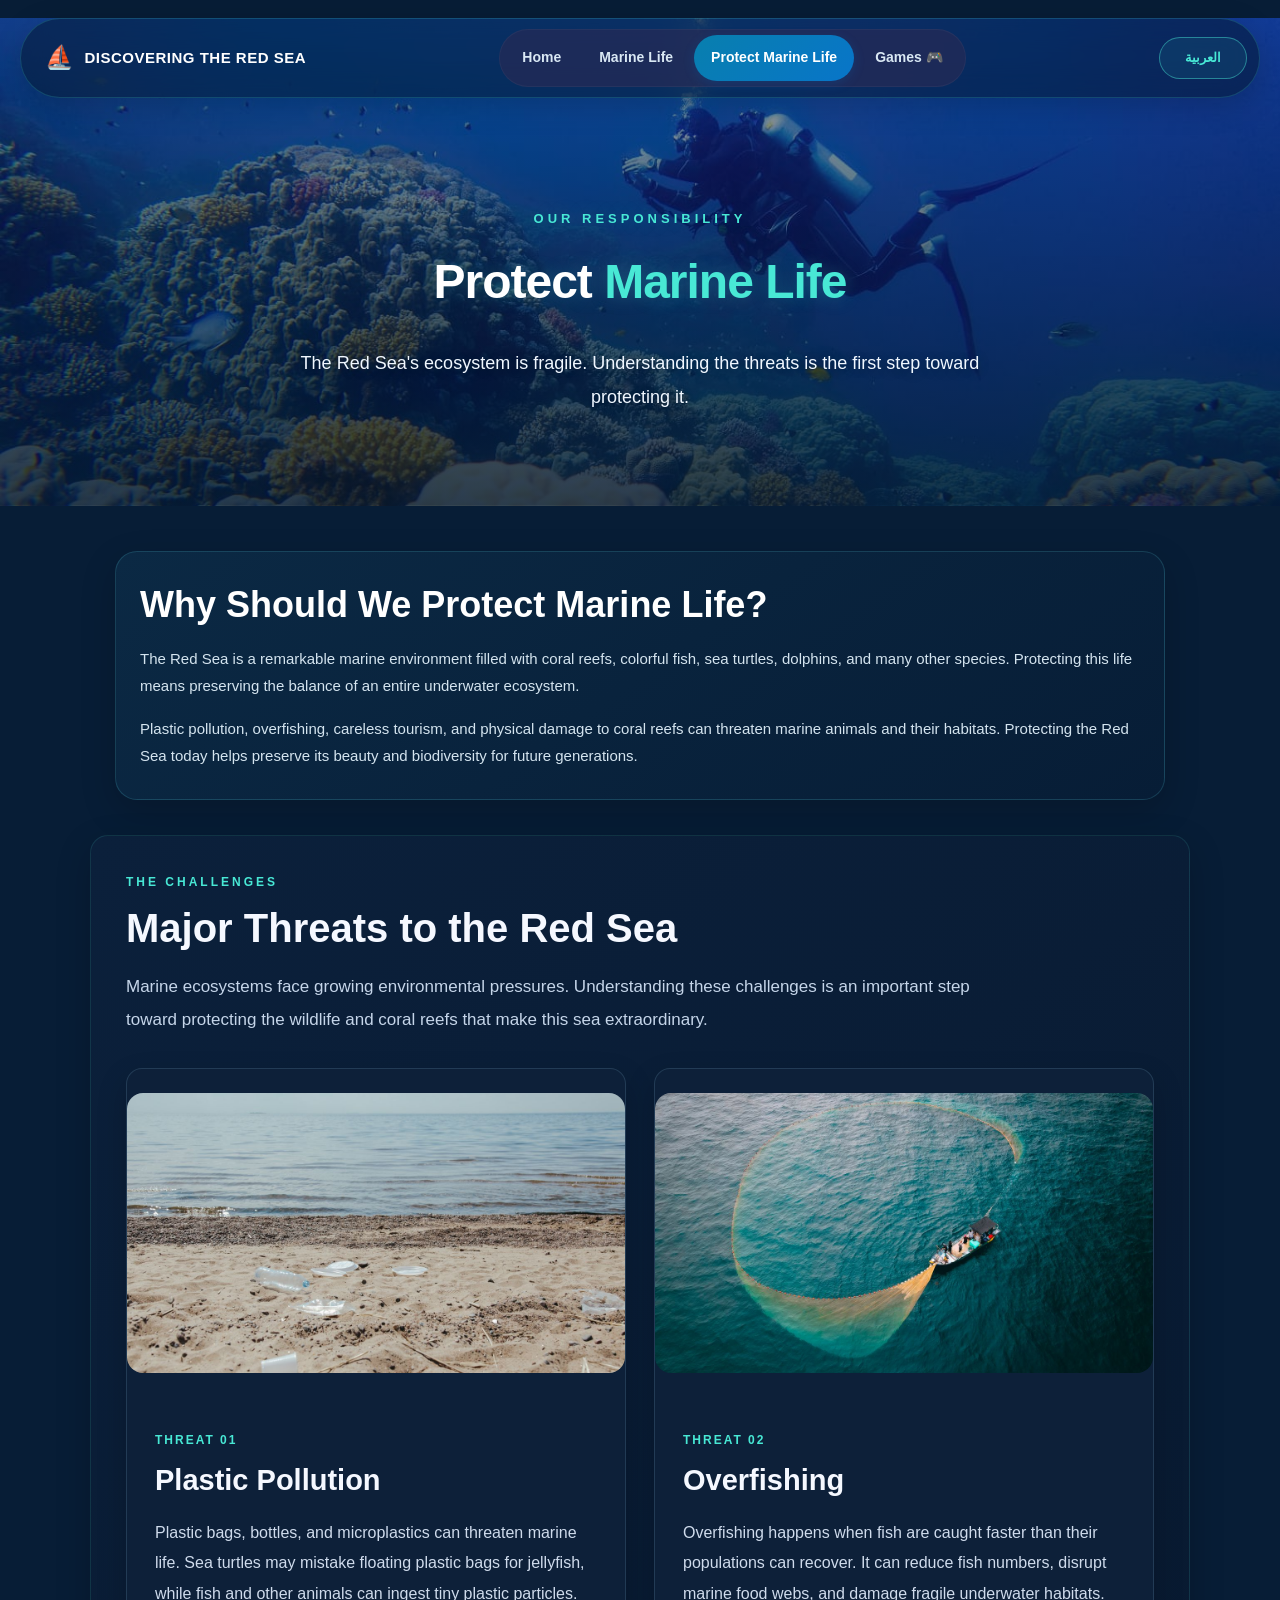
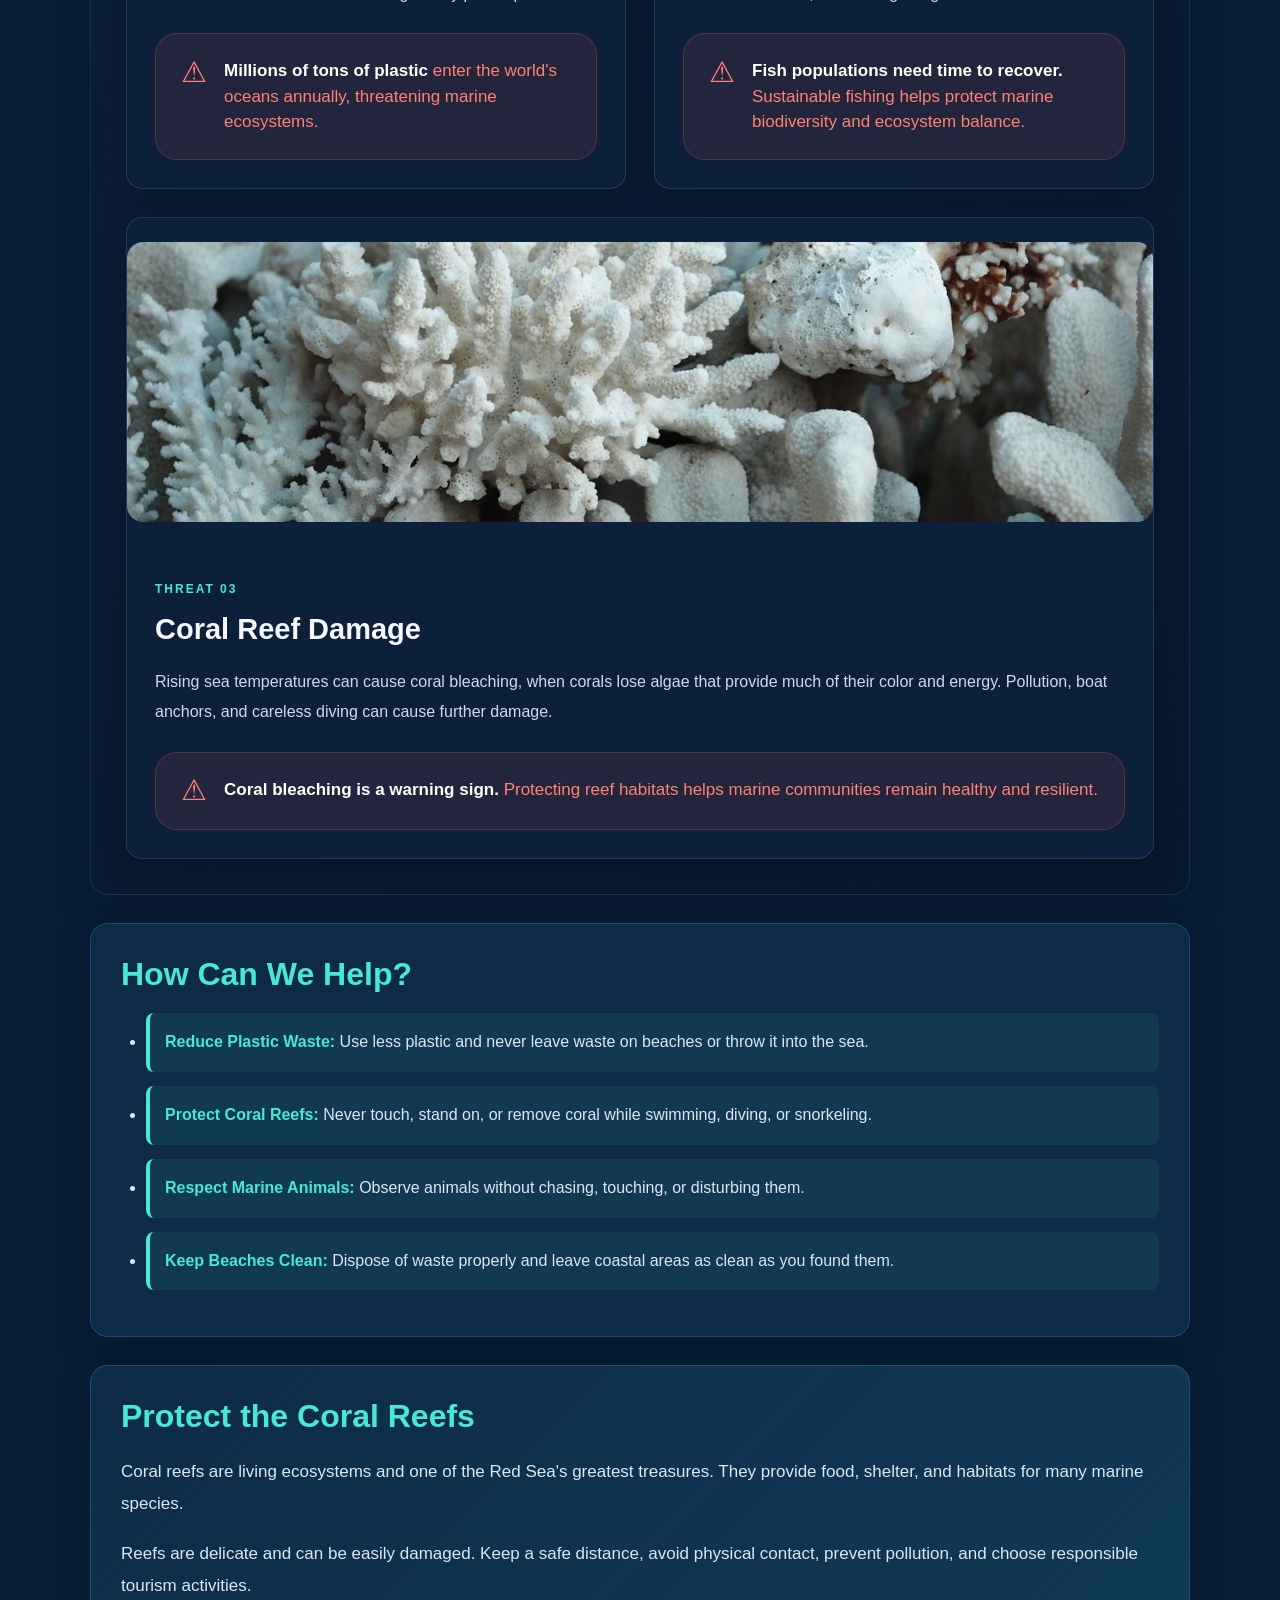
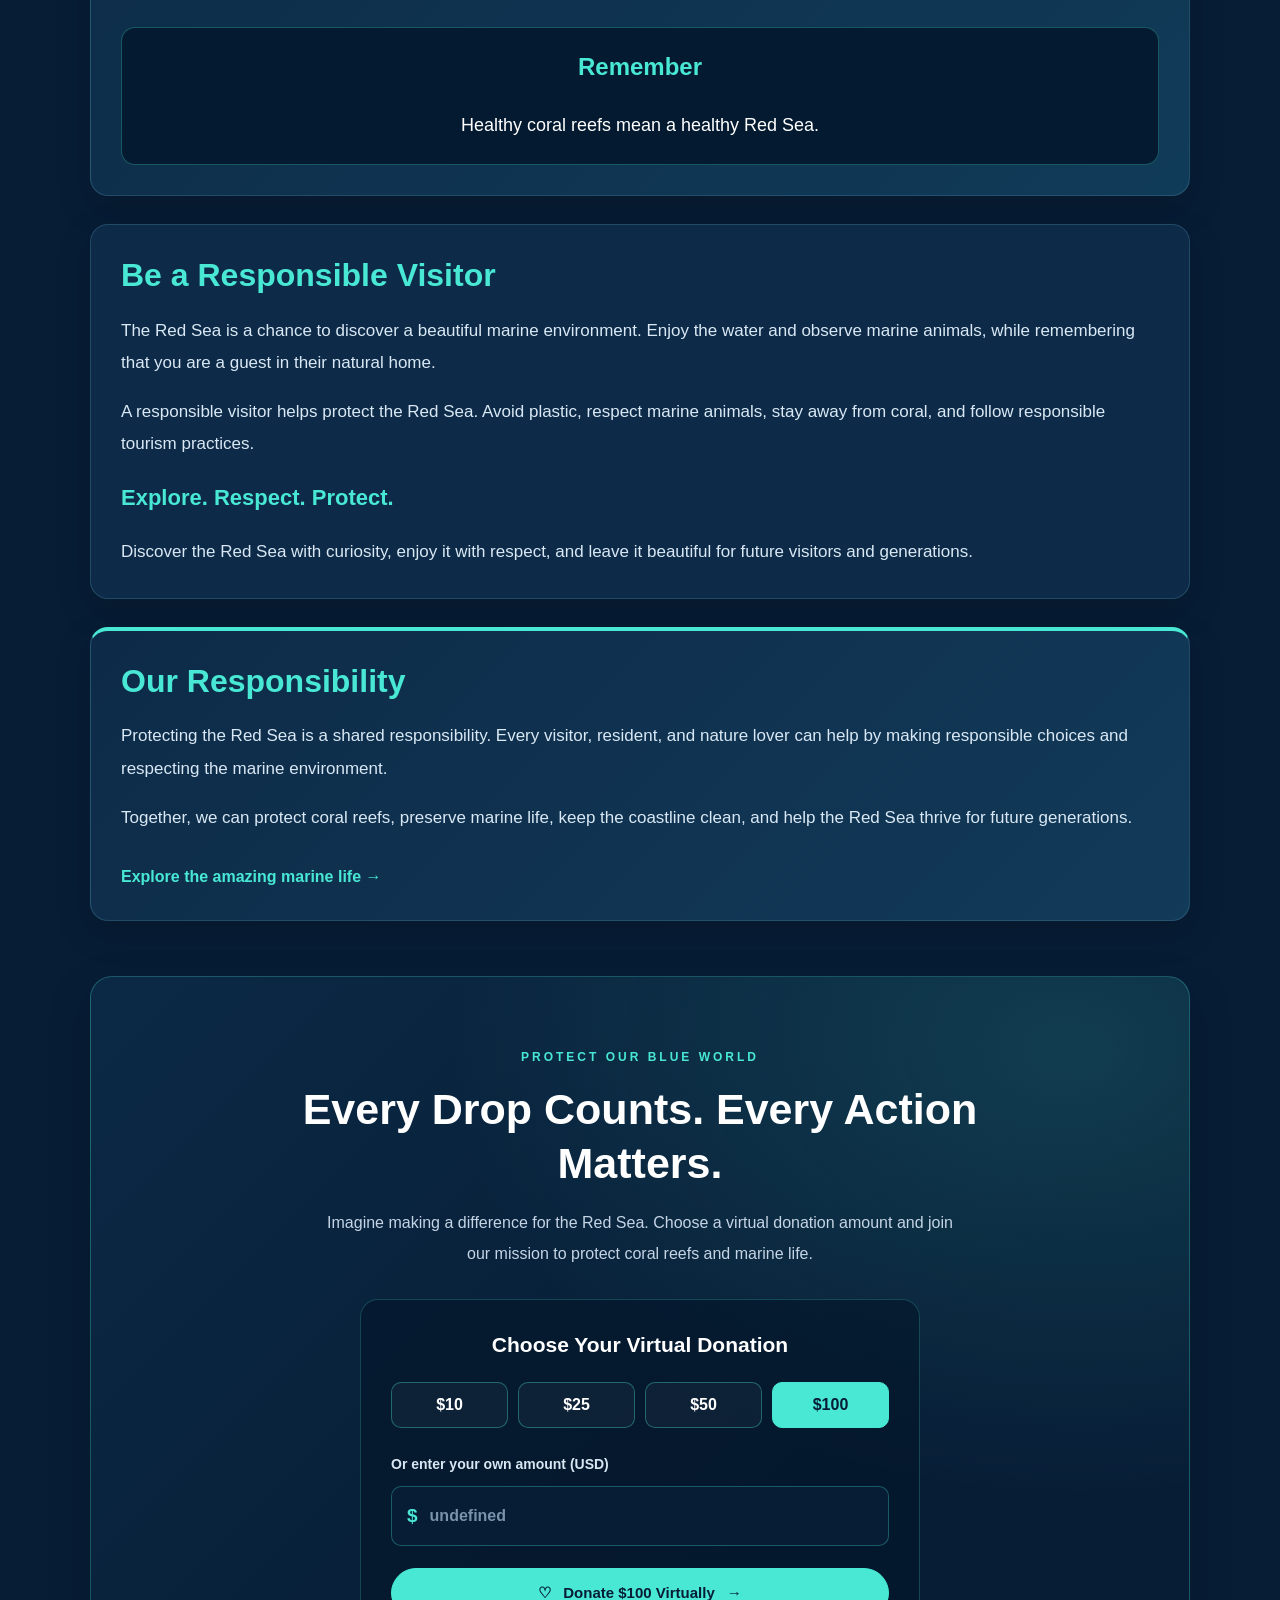
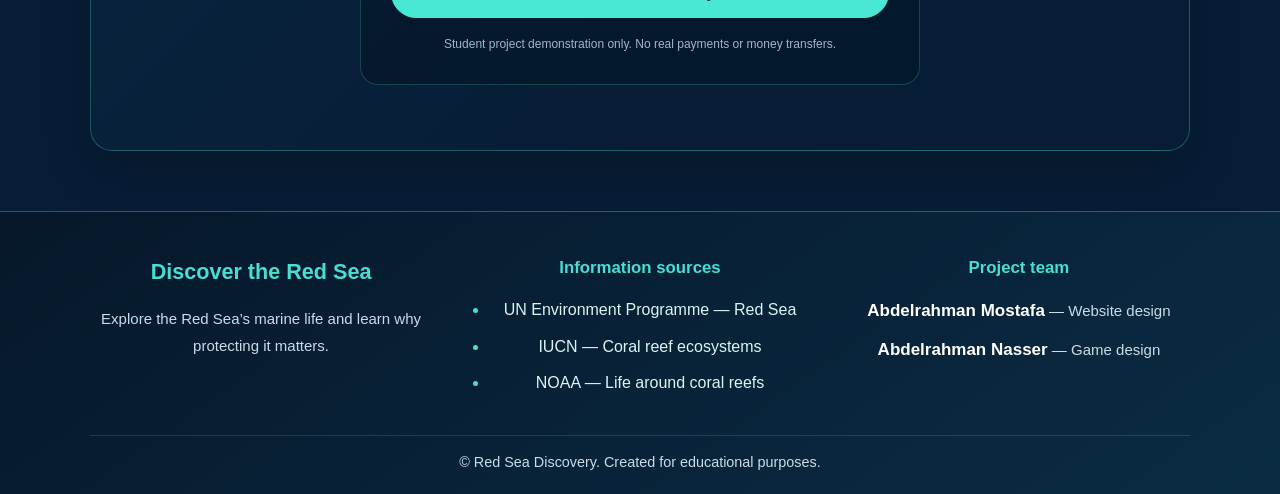
<file: protect-marine-life.html>
<!DOCTYPE html>
<html lang="en" dir="ltr">
<head>
    <meta charset="UTF-8">
    <meta name="viewport" content="width=device-width, initial-scale=1.0">
    <meta name="theme-color" content="#071d36">
    <title>Protect Marine Life | Red Sea</title>
    <meta id="page-description" name="description"
          content="Learn about the threats facing the Red Sea and discover practical ways to protect coral reefs and marine life.">
    <link rel="stylesheet" href="style.css">

    <style>
        .protect-hero h1 .title-first {
            color: var(--white);
        }

        html[dir="rtl"] main section ul {
            padding-right: 25px;
            padding-left: 0;
        }

        html[dir="rtl"] .donation-panel {
            text-align: right;
        }
    </style>
</head>

<body>
    <div class="page-topper protect-top">
<nav class="site-nav">
    <a href="index.html" class="site-brand">
        <span class="brand-icon">⛵</span>
        <span data-en="DISCOVERING THE RED SEA" data-ar="اكتشف البحر الأحمر">
            DISCOVERING THE RED SEA
        </span>
    </a>

    <div class="nav-links">
        <a href="index.html" data-en="Home" data-ar="الرئيسية">Home</a>
        <a href="marine-life.html"
           data-en="Marine Life" data-ar="الحياة البحرية">Marine Life</a>
        <a href="protect-marine-life.html" class="active"
           data-en="Protect Marine Life" data-ar="حماية الحياة البحرية">
            Protect Marine Life
        </a>
        <a href="games.html"
           data-en="Games 🎮" data-ar="الالعاب 🎮">Play Game 🎮</a>
    </div>

    <button id="site-language-toggle" class="site-language-toggle" type="button">
        العربية
    </button>
</nav>

<header class="protect-hero">
    <p class="hero-eyebrow"
       data-en="OUR RESPONSIBILITY"
       data-ar="مسؤوليتنا">
        Our Responsibility
    </p>

    <h1>
        <span class="title-first"
              data-en="Protect"
              data-ar="احمِ">Protect</span>
        <span data-en="Marine Life"
              data-ar="الحياة البحرية">Marine Life</span>
    </h1>

    <p class="hero-description"
       data-en="The Red Sea's ecosystem is fragile. Understanding the threats is the first step toward protecting it."
       data-ar="النظام البيئي للبحر الأحمر حساس. وفهم التهديدات التي تواجهه هو الخطوة الأولى نحو حمايته.">
        The Red Sea's ecosystem is fragile. Understanding the threats
        is the first step toward protecting it.
    </p>
</header>
</div>

<main>
    <section class="intro-section">
        <h2
            data-en="Why Should We Protect Marine Life?"
            data-ar="لماذا يجب أن نحمي الحياة البحرية؟">
            Why Should We Protect Marine Life?
        </h2>

        <p
            data-en="The Red Sea is a remarkable marine environment filled with coral reefs, colorful fish, sea turtles, dolphins, and many other species. Protecting this life means preserving the balance of an entire underwater ecosystem."
            data-ar="البحر الأحمر بيئة بحرية مميزة تضم شعابًا مرجانية وأسماكًا ملونة وسلاحف بحرية ودلافين وأنواعًا كثيرة أخرى. حماية هذه الكائنات تعني الحفاظ على توازن نظام بيئي كامل تحت الماء.">
            The Red Sea is a remarkable marine environment filled with
            coral reefs, colorful fish, sea turtles, dolphins, and many
            other species. Protecting this life means preserving the
            balance of an entire underwater ecosystem.
        </p>

        <p
            data-en="Plastic pollution, overfishing, careless tourism, and physical damage to coral reefs can threaten marine animals and their habitats. Protecting the Red Sea today helps preserve its beauty and biodiversity for future generations."
            data-ar="يمكن أن يهدد التلوث البلاستيكي والصيد الجائر والسياحة غير المسؤولة والأضرار التي تصيب الشعاب المرجانية الكائنات البحرية وموائلها. تساعد حماية البحر الأحمر اليوم في الحفاظ على جماله وتنوعه الحيوي للأجيال القادمة.">
            Human activities such as plastic pollution, overfishing,
            careless tourism, and physical damage to coral reefs can
            threaten marine animals and their natural habitats.
            Protecting the Red Sea today helps ensure that its beauty
            and biodiversity remain for future generations.
        </p>
    </section>

    <section class="threats-section">
        <p class="section-eyebrow"
           data-en="THE CHALLENGES"
           data-ar="التحديات">
            THE CHALLENGES
        </p>

        <h2 data-en="Major Threats to the Red Sea"
            data-ar="أهم التهديدات التي تواجه البحر الأحمر">
            Major Threats to the Red Sea
        </h2>

        <p class="threats-intro"
           data-en="Marine ecosystems face growing environmental pressures. Understanding these challenges is an important step toward protecting the wildlife and coral reefs that make this sea extraordinary."
           data-ar="تواجه النظم البيئية البحرية ضغوطًا بيئية متزايدة. وفهم هذه التحديات خطوة مهمة لحماية الكائنات والشعاب المرجانية التي تجعل هذا البحر مميزًا.">
            Beneath the beauty of the Red Sea, marine ecosystems face
            growing environmental pressures. Understanding these
            challenges is an important step toward protecting the
            wildlife and coral reefs that make this sea extraordinary.
        </p>

        <div class="threats-grid">
            <article class="threat-card">
                <img src="plastic-pollution.jpeg"
                     alt="Plastic bottles and litter on a sandy beach"
                     data-alt-en="Plastic bottles and litter scattered along a sandy beach"
                     data-alt-ar="زجاجات ومخلفات بلاستيكية متناثرة على شاطئ رملي"
                     loading="lazy">

                <div class="threat-content">
                    <span class="threat-number"
                          data-en="THREAT 01"
                          data-ar="التهديد 01">THREAT 01</span>

                    <h3 data-en="Plastic Pollution"
                        data-ar="التلوث البلاستيكي">Plastic Pollution</h3>

                    <p
                        data-en="Plastic bags, bottles, and microplastics can threaten marine life. Sea turtles may mistake floating plastic bags for jellyfish, while fish and other animals can ingest tiny plastic particles."
                        data-ar="يمكن أن تهدد الأكياس والزجاجات واللدائن الدقيقة الكائنات البحرية. فقد تظن السلاحف أن الأكياس البلاستيكية الطافية قناديل بحر، كما قد تبتلع الأسماك وكائنات أخرى جزيئات بلاستيكية صغيرة.">
                        Millions of tons of plastic enter the world's
                        oceans every year. In the Red Sea, plastic bags,
                        bottles, and microplastics can threaten marine
                        life. Sea turtles may mistake floating plastic
                        bags for jellyfish, while fish and other animals
                        can ingest tiny plastic particles that enter
                        marine food webs.
                    </p>

                    <div class="threat-stat">
                        <span class="stat-icon" aria-hidden="true">!</span>
                        <p>
                            <strong
                                data-en="Millions of tons of plastic"
                                data-ar="ملايين الأطنان من البلاستيك">
                                Millions of tons of plastic
                            </strong>
                            <span
                                data-en=" enter the world's oceans annually, threatening marine ecosystems."
                                data-ar=" تدخل محيطات العالم سنويًا، مهددةً النظم البيئية البحرية.">
                                enter the world's oceans annually,
                                threatening marine ecosystems.
                            </span>
                        </p>
                    </div>
                </div>
            </article>

            <article class="threat-card">
                <img src="overfishing.jpeg"
                     alt="Fishing boat deploying a large net in the sea"
                     data-alt-en="Fishing boat deploying a large net in the open sea"
                     data-alt-ar="قارب صيد ينشر شبكة كبيرة في البحر"
                     loading="lazy">

                <div class="threat-content">
                    <span class="threat-number"
                          data-en="THREAT 02"
                          data-ar="التهديد 02">THREAT 02</span>

                    <h3 data-en="Overfishing"
                        data-ar="الصيد الجائر">Overfishing</h3>

                    <p
                        data-en="Overfishing happens when fish are caught faster than their populations can recover. It can reduce fish numbers, disrupt marine food webs, and damage fragile underwater habitats."
                        data-ar="يحدث الصيد الجائر عندما تُصاد الأسماك بمعدل أسرع من قدرة أعدادها على التعافي. وقد يقلل ذلك أعداد الأسماك ويخل بالشبكات الغذائية البحرية ويتلف الموائل الحساسة تحت الماء.">
                        Overfishing occurs when fish are caught faster
                        than their populations can recover. It can
                        reduce fish numbers, disrupt marine food webs,
                        and put pressure on species that help maintain
                        healthy coral reef ecosystems. Destructive
                        fishing practices can also damage fragile
                        underwater habitats.
                    </p>

                    <div class="threat-stat">
                        <span class="stat-icon" aria-hidden="true">!</span>
                        <p>
                            <strong
                                data-en="Fish populations need time to recover."
                                data-ar="تحتاج أعداد الأسماك إلى وقت للتعافي.">
                                Fish populations need time to recover.
                            </strong>
                            <span
                                data-en=" Sustainable fishing helps protect marine biodiversity and ecosystem balance."
                                data-ar=" يساعد الصيد المستدام على حماية التنوع البحري وتوازن النظام البيئي.">
                                Sustainable fishing helps protect marine
                                biodiversity and ecosystem balance.
                            </span>
                        </p>
                    </div>
                </div>
            </article>

            <article class="threat-card">
                <img src="coral-bleaching.jpeg"
                     alt="Bleached coral showing environmental stress"
                     data-alt-en="Bleached white coral showing the effects of environmental stress"
                     data-alt-ar="مرجان أبيض مبيض يوضح آثار الإجهاد البيئي"
                     loading="lazy">

                <div class="threat-content">
                    <span class="threat-number"
                          data-en="THREAT 03"
                          data-ar="التهديد 03">THREAT 03</span>

                    <h3 data-en="Coral Reef Damage"
                        data-ar="تضرر الشعاب المرجانية">
                        Coral Reef Damage
                    </h3>

                    <p
                        data-en="Rising sea temperatures can cause coral bleaching, when corals lose algae that provide much of their color and energy. Pollution, boat anchors, and careless diving can cause further damage."
                        data-ar="قد يؤدي ارتفاع حرارة البحر إلى ابيضاض المرجان، وهي حالة يفقد فيها المرجان الطحالب التي تمنحه جزءًا كبيرًا من لونه وطاقته. كما قد يسبب التلوث ومراسي القوارب والغوص غير المسؤول أضرارًا إضافية.">
                        Coral reefs are sensitive to environmental
                        changes. Rising sea temperatures can cause
                        coral bleaching, a stress response in which
                        corals lose the algae that provide much of
                        their color and energy. Pollution, boat anchors,
                        and careless diving can cause further damage.
                        Severe or prolonged bleaching can lead to
                        coral death and the loss of important habitats.
                    </p>

                    <div class="threat-stat">
                        <span class="stat-icon" aria-hidden="true">!</span>
                        <p>
                            <strong
                                data-en="Coral bleaching is a warning sign."
                                data-ar="ابيضاض المرجان علامة تحذير.">
                                Coral bleaching is a warning sign.
                            </strong>
                            <span
                                data-en=" Protecting reef habitats helps marine communities remain healthy and resilient."
                                data-ar=" تساعد حماية الشعاب على بقاء المجتمعات البحرية سليمة وقادرة على التكيف.">
                                Protecting reef habitats helps marine
                                communities remain healthy and resilient.
                            </span>
                        </p>
                    </div>
                </div>
            </article>
        </div>
    </section>

    <section>
        <h2 data-en="How Can We Help?"
            data-ar="كيف يمكننا المساعدة؟">How Can We Help?</h2>

        <ul class="protection-list">
            <li>
                <strong data-en="Reduce Plastic Waste:"
                         data-ar="قلل النفايات البلاستيكية:">
                    Reduce Plastic Waste:
                </strong>
                <span
                    data-en=" Use less plastic and never leave waste on beaches or throw it into the sea."
                    data-ar=" استخدم كمية أقل من البلاستيك، ولا تترك المخلفات على الشواطئ أو تلقِها في البحر.">
                    Use less plastic and never leave waste on beaches or
                    throw it into the sea.
                </span>
            </li>

            <li>
                <strong data-en="Protect Coral Reefs:"
                         data-ar="احمِ الشعاب المرجانية:">
                    Protect Coral Reefs:
                </strong>
                <span
                    data-en=" Never touch, stand on, or remove coral while swimming, diving, or snorkeling."
                    data-ar=" لا تلمس المرجان أو تقف عليه أو تقتلع أجزاءً منه أثناء السباحة أو الغوص.">
                    Never touch, stand on, or remove pieces of coral while
                    swimming, diving, or snorkeling.
                </span>
            </li>

            <li>
                <strong data-en="Respect Marine Animals:"
                         data-ar="احترم الكائنات البحرية:">
                    Respect Marine Animals:
                </strong>
                <span
                    data-en=" Observe animals without chasing, touching, or disturbing them."
                    data-ar=" راقب الكائنات دون مطاردتها أو لمسها أو إزعاجها.">
                    Observe sea turtles, dolphins, fish, and other creatures
                    without chasing, touching, or disturbing them.
                </span>
            </li>

            <li>
                <strong data-en="Keep Beaches Clean:"
                         data-ar="حافظ على نظافة الشواطئ:">
                    Keep Beaches Clean:
                </strong>
                <span
                    data-en=" Dispose of waste properly and leave coastal areas as clean as you found them."
                    data-ar=" تخلص من المخلفات بطريقة صحيحة واترك المناطق الساحلية نظيفة كما وجدتها.">
                    Dispose of waste properly and leave coastal areas as
                    clean as you found them.
                </span>
            </li>
        </ul>
    </section>

    <section class="coral-section">
        <h2 data-en="Protect the Coral Reefs"
            data-ar="احمِ الشعاب المرجانية">
            Protect the Coral Reefs
        </h2>

        <p
            data-en="Coral reefs are living ecosystems and one of the Red Sea's greatest treasures. They provide food, shelter, and habitats for many marine species."
            data-ar="الشعاب المرجانية أنظمة بيئية حية ومن أعظم كنوز البحر الأحمر. فهي توفر الغذاء والمأوى والموائل لأنواع بحرية كثيرة.">
            Coral reefs are living ecosystems and one of the greatest
            treasures of the Red Sea. They provide food, shelter, and
            important habitats for many marine species while supporting
            the health and diversity of the underwater environment.
        </p>

        <p
            data-en="Reefs are delicate and can be easily damaged. Keep a safe distance, avoid physical contact, prevent pollution, and choose responsible tourism activities."
            data-ar="الشعاب حساسة وقد تتضرر بسهولة. حافظ على مسافة آمنة، وتجنب لمسها، وامنع التلوث، واختر أنشطة سياحية مسؤولة.">
            Although coral reefs may appear strong, they are delicate
            and can be easily damaged. Visitors can help protect them
            by keeping a safe distance, avoiding physical contact,
            keeping the water free from pollution, and choosing
            responsible tourism activities.
        </p>

        <div class="coral-message">
            <h3 data-en="Remember" data-ar="تذكّر">Remember</h3>
            <p data-en="Healthy coral reefs mean a healthy Red Sea."
               data-ar="الشعاب المرجانية السليمة تعني بحرًا أحمر سليمًا.">
                Healthy coral reefs mean a healthy Red Sea.
            </p>
        </div>
    </section>

    <section>
        <h2 data-en="Be a Responsible Visitor"
            data-ar="كن زائرًا مسؤولًا">Be a Responsible Visitor</h2>

        <p
            data-en="The Red Sea is a chance to discover a beautiful marine environment. Enjoy the water and observe marine animals, while remembering that you are a guest in their natural home."
            data-ar="البحر الأحمر فرصة لاكتشاف بيئة بحرية جميلة. استمتع بالمياه وشاهد الكائنات البحرية، وتذكر أنك ضيف في موطنها الطبيعي.">
            Visiting the Red Sea is an opportunity to discover one of
            nature's most beautiful marine environments. Enjoy the
            clear water, explore the coral reefs, and observe marine
            animals, but always remember that you are a guest in their
            natural home.
        </p>

        <p
            data-en="A responsible visitor helps protect the Red Sea. Avoid plastic, respect marine animals, stay away from coral, and follow responsible tourism practices."
            data-ar="يساعد الزائر المسؤول في حماية البحر الأحمر. تجنب البلاستيك، واحترم الكائنات البحرية، وابتعد عن المرجان، واتبع ممارسات السياحة المسؤولة.">
            A responsible visitor does more than admire the beauty of
            the Red Sea. They become part of its protection. By avoiding
            plastic, respecting marine animals, staying away from coral,
            and following responsible tourism practices, every visitor
            can help preserve this incredible environment.
        </p>

        <h3 data-en="Explore. Respect. Protect."
            data-ar="استكشف. احترم. احمِ.">
            Explore. Respect. Protect.
        </h3>

        <p
            data-en="Discover the Red Sea with curiosity, enjoy it with respect, and leave it beautiful for future visitors and generations."
            data-ar="اكتشف البحر الأحمر بفضول، واستمتع به باحترام، واتركه جميلًا للزوار والأجيال القادمة.">
            Discover the Red Sea with curiosity, enjoy it with respect,
            and leave it beautiful for the visitors and generations
            that come after you.
        </p>
    </section>

    <section class="highlight-section">
        <h2 data-en="Our Responsibility"
            data-ar="مسؤوليتنا">Our Responsibility</h2>

        <p
            data-en="Protecting the Red Sea is a shared responsibility. Every visitor, resident, and nature lover can help by making responsible choices and respecting the marine environment."
            data-ar="حماية البحر الأحمر مسؤولية مشتركة. يستطيع كل زائر ومقيم ومحِب للطبيعة المساهمة باختيارات مسؤولة واحترام البيئة البحرية.">
            Protecting the Red Sea is not only the responsibility of
            governments and environmental organizations. It is a shared
            responsibility. Every visitor, resident, and nature lover
            can contribute by making responsible choices and respecting
            the marine environment.
        </p>

        <p
            data-en="Together, we can protect coral reefs, preserve marine life, keep the coastline clean, and help the Red Sea thrive for future generations."
            data-ar="معًا نستطيع حماية الشعاب المرجانية والحياة البحرية، والحفاظ على نظافة الساحل، ومساعدة البحر الأحمر على البقاء مزدهرًا للأجيال القادمة.">
            Together, we can protect coral reefs, preserve marine life,
            keep the coastline clean, and ensure that the Red Sea
            remains a vibrant and beautiful ecosystem for future
            generations.
        </p>

        <a href="marine-life.html" class="text-link"
           data-en="Explore the amazing marine life →"
           data-ar="استكشف الحياة البحرية المدهشة ←">
            Explore the amazing marine life →
        </a>
    </section>

    <section class="donation-section" id="support-marine-life">
        <div class="donation-content">
            <span class="donation-eyebrow"
                  data-en="PROTECT OUR BLUE WORLD"
                  data-ar="احمِ عالمنا الأزرق">
                PROTECT OUR BLUE WORLD
            </span>

            <h2
                data-en="Every Drop Counts. Every Action Matters."
                data-ar="كل قطرة مهمة. وكل خطوة تصنع فرقًا.">
                Every Drop Counts. Every Action Matters.
            </h2>

            <p class="donation-description"
               data-en="Imagine making a difference for the Red Sea. Choose a virtual donation amount and join our mission to protect coral reefs and marine life."
               data-ar="تخيّل أنك تساهم في حماية البحر الأحمر. اختر مبلغًا افتراضيًا وانضم إلى مهمتنا لحماية الشعاب المرجانية والحياة البحرية.">
                Imagine making a difference for the Red Sea.
                Choose a virtual donation amount and join our
                mission to protect coral reefs and marine life.
            </p>

            <div class="donation-panel">
                <h3
                    data-en="Choose Your Virtual Donation"
                    data-ar="اختر مبلغ التبرع الافتراضي">
                    Choose Your Virtual Donation
                </h3>

                <div class="donation-amounts">
                    <button type="button" class="donation-amount"
                            data-amount="10">$10</button>
                    <button type="button" class="donation-amount"
                            data-amount="25">$25</button>
                    <button type="button" class="donation-amount"
                            data-amount="50">$50</button>
                    <button type="button" class="donation-amount selected"
                            data-amount="100">$100</button>
                </div>

                <label for="custom-donation"
                       data-en="Or enter your own amount (USD)"
                       data-ar="أو أدخل مبلغًا من اختيارك (دولار أمريكي)">
                    Or enter your own amount (USD)
                </label>

                <div class="donation-input-wrap">
                    <span aria-hidden="true">$</span>
                    <input
                        type="number"
                        id="custom-donation"
                        min="1"
                        max="1000000"
                        step="0.01"
                        placeholder="Enter amount"
                        data-placeholder-en="Enter amount"
                        data-placeholder-ar="أدخل المبلغ"
                        inputmode="decimal">
                </div>

                <p id="donation-error" class="donation-error"
                   role="alert" aria-live="assertive" hidden></p>

                <button type="button" id="donate-demo-button"
                        class="donation-button">
                    <span aria-hidden="true">♡</span>
                    <span id="donation-button-text" aria-live="polite">
                        Donate $100 Virtually
                    </span>
                    <span aria-hidden="true">→</span>
                </button>

                <p class="donation-note"
                   data-en="Student project demonstration only. No real payments or money transfers."
                   data-ar="للعرض التوضيحي لمشروع طلابي فقط. لا توجد مدفوعات أو تحويلات مالية حقيقية.">
                    Student project demonstration only.
                    No real payments or money transfers.
                </p>

                <div id="donation-success" class="donation-message"
                     role="status" aria-live="polite" hidden>
                    <span class="donation-success-icon"
                          aria-hidden="true">✓</span>

                    <h3 data-en="Thank You, Ocean Protector!"
                        data-ar="شكرًا لك يا حامي المحيط!">
                        Thank You, Ocean Protector!
                    </h3>

                    <p id="donation-success-text"></p>

                    <p class="donation-receipt-note"
                       data-en="This is a virtual demonstration. No money was collected or transferred."
                       data-ar="هذا عرض افتراضي. لم يتم جمع أي أموال أو تحويلها.">
                        This is a virtual demonstration.
                        No money was collected or transferred.
                    </p>
                </div>
            </div>
        </div>
    </section>
</main>

<footer class="site-footer">
    <div class="footer-content">
        <div class="footer-about">
            <h2 data-en="Discover the Red Sea" data-ar="اكتشف البحر الأحمر">Discover the Red Sea</h2>
            <p
                data-en="Explore the Red Sea’s marine life and learn why protecting it matters."
                data-ar="اكتشف الحياة البحرية في البحر الأحمر وتعرّف على أهمية حمايتها.">
                Explore the Red Sea’s marine life and learn why protecting it matters.
            </p>
        </div>

        <div class="footer-sources">
            <h3 data-en="Information sources" data-ar="مصادر المعلومات">Information sources</h3>
            <ul>
                <li>
                    <a href="https://www.unep.org/en/jeddah-convention" target="_blank" rel="noopener noreferrer"
                       data-en="UN Environment Programme — Red Sea"
                       data-ar="برنامج الأمم المتحدة للبيئة — البحر الأحمر">
                        UN Environment Programme — Red Sea
                    </a>
                </li>
                <li>
                    <a href="https://iucn.org/story/202610/red-list-coral-reef-ecosystems" target="_blank" rel="noopener noreferrer"
                       data-en="IUCN — Coral reef ecosystems"
                       data-ar="الاتحاد الدولي لحفظ الطبيعة — النظم البيئية للشعاب المرجانية">
                        IUCN — Coral reef ecosystems
                    </a>
                </li>
                <li>
                    <a href="https://oceanservice.noaa.gov/facts/coral_species.html" target="_blank" rel="noopener noreferrer"
                       data-en="NOAA — Life around coral reefs"
                       data-ar="الإدارة الوطنية للمحيطات والغلاف الجوي — الحياة حول الشعاب المرجانية">
                        NOAA — Life around coral reefs
                    </a>
                </li>
            </ul>
        </div>

        <div class="footer-team">
            <h3 data-en="Project team" data-ar="فريق المشروع">Project team</h3>
            <p>
                <strong data-en="Abdelrahman Mostafa" data-ar="عبدالرحمن مصطفى">Abdelrahman Mostafa</strong>
                <span data-en=" — Website design" data-ar=" — تصميم الموقع"> — Website design</span>
            </p>
            <p>
                <strong data-en="Abdelrahman Nasser" data-ar="عبدالرحمن ناصر">Abdelrahman Nasser</strong>
                <span data-en=" — Game design" data-ar=" — تصميم الألعاب"> — Game design</span>
            </p>
        </div>
    </div>

    <div class="footer-bottom">
        <p data-en="© Red Sea Discovery. Created for educational purposes."
           data-ar="© اكتشف البحر الأحمر. أُنشئ لأغراض تعليمية.">
            © Red Sea Discovery. Created for educational purposes.
        </p>
    </div>
</footer>
<script>
(() => {
    const languageButton = document.getElementById("site-language-toggle");
    const textElements = document.querySelectorAll("[data-en][data-ar]");
    const translatedImages = document.querySelectorAll("[data-alt-en][data-alt-ar]");
    const placeholderElements =
        document.querySelectorAll("[data-placeholder-en][data-placeholder-ar]");
    const description = document.getElementById("page-description");
    const customInput = document.getElementById("custom-donation");
    const amountButtons =
        document.querySelectorAll("#support-marine-life .donation-amount");
    const donationButtonText = document.getElementById("donation-button-text");
    const donationError = document.getElementById("donation-error");
    const donationSuccess = document.getElementById("donation-success");
    const donationSuccessText =
        document.getElementById("donation-success-text");

    const storageKey = "red-sea-language";
    let language = "en";
    let selectedAmount = 100;
    let errorType = "";
    let successAmount = null;

    const pageInfo = {
        en: {
            title: "Protect Marine Life | Red Sea",
            description: "Learn about the threats facing the Red Sea and discover practical ways to protect coral reefs and marine life."
        },
        ar: {
            title: "حماية الحياة البحرية | البحر الأحمر",
            description: "تعرّف على التهديدات التي تواجه البحر الأحمر واكتشف طرقًا عملية لحماية الشعاب المرجانية والحياة البحرية."
        }
    };

    function formatAmount(amount) {
        return amount.toLocaleString(language === "ar" ? "ar-EG" : "en-US", {
            minimumFractionDigits: 0,
            maximumFractionDigits: 2
        });
    }

    function updateDonationText() {
        const customValue = customInput.value.trim();
        const amount = customValue === "" ? selectedAmount : Number(customValue);
        const displayAmount =
            Number.isFinite(amount) && amount > 0 ? formatAmount(amount) : "—";

        donationButtonText.textContent = language === "en"
            ? `Donate $${displayAmount} Virtually`
            : `تبرع افتراضيًا بمبلغ $${displayAmount}`;

        donationError.hidden = !errorType;
        donationSuccess.hidden = successAmount === null;

        if (errorType === "custom") {
            donationError.textContent = language === "en"
                ? "Enter an amount greater than $0 and no more than $1,000,000."
                : "أدخل مبلغًا أكبر من 0$ ولا يزيد على 1,000,000$.";
        } else if (errorType === "general") {
            donationError.textContent = language === "en"
                ? "Please choose a valid virtual donation amount."
                : "من فضلك اختر مبلغًا افتراضيًا صحيحًا.";
        }

        if (successAmount !== null) {
            const amountText = formatAmount(successAmount);
            donationSuccessText.textContent = language === "en"
                ? `Your virtual donation of $${amountText} has been recorded for this demonstration. Thank you for supporting the protection of Red Sea marine life!`
                : `تم تسجيل تبرعك الافتراضي بقيمة $${amountText} لأغراض العرض التوضيحي. شكرًا لدعمك فكرة حماية الحياة البحرية في البحر الأحمر!`;
        }
    }

    function setLanguage(nextLanguage) {
        language = nextLanguage;
        document.documentElement.lang = language;
        document.documentElement.dir = language === "ar" ? "rtl" : "ltr";

        textElements.forEach((element) => {
            element.textContent = element.dataset[language];
        });

        translatedImages.forEach((image) => {
            image.alt = image.dataset[`alt${language.toUpperCase()}`];
        });

        placeholderElements.forEach((element) => {
            element.placeholder =
                element.dataset[`placeholder${language.toUpperCase()}`];
        });

        document.title = pageInfo[language].title;
        description.content = pageInfo[language].description;
        languageButton.textContent = language === "en" ? "العربية" : "English";

        updateDonationText();

        try {
            localStorage.setItem(storageKey, language);
        } catch (error) {
            // The page remains usable if browser storage is unavailable.
        }
    }

    amountButtons.forEach((button) => {
        button.addEventListener("click", () => {
            selectedAmount = Number(button.dataset.amount);
            customInput.value = "";
            errorType = "";
            successAmount = null;

            amountButtons.forEach((item) => {
                item.classList.remove("selected");
                item.setAttribute("aria-pressed", "false");
            });

            button.classList.add("selected");
            button.setAttribute("aria-pressed", "true");
            updateDonationText();
        });
    });

    customInput.addEventListener("input", () => {
        amountButtons.forEach((button) => {
            button.classList.remove("selected");
            button.setAttribute("aria-pressed", "false");
        });

        errorType = "";
        successAmount = null;
        updateDonationText();
    });

    document.getElementById("donate-demo-button").addEventListener("click", () => {
        const customValue = customInput.value.trim();
        const amount = customValue === "" ? selectedAmount : Number(customValue);

        errorType = "";
        successAmount = null;

        if (!Number.isFinite(amount) || amount <= 0 || amount > 1000000) {
            errorType = customValue === "" ? "general" : "custom";
            updateDonationText();

            if (customValue !== "") {
                customInput.focus();
            }
            return;
        }

        successAmount = amount;
        updateDonationText();
        donationSuccess.scrollIntoView({
            behavior: "smooth",
            block: "nearest"
        });
    });

    let savedLanguage = "en";
    try {
        savedLanguage = localStorage.getItem(storageKey) || "en";
    } catch (error) {
        // English is the default if browser storage is unavailable.
    }

    amountButtons.forEach((button) => {
        button.setAttribute(
            "aria-pressed",
            button.classList.contains("selected") ? "true" : "false"
        );
    });

    setLanguage(savedLanguage === "ar" ? "ar" : "en");

    languageButton.addEventListener("click", () => {
        setLanguage(language === "en" ? "ar" : "en");
    });
})();
</script>
</body>
</html>
</file>
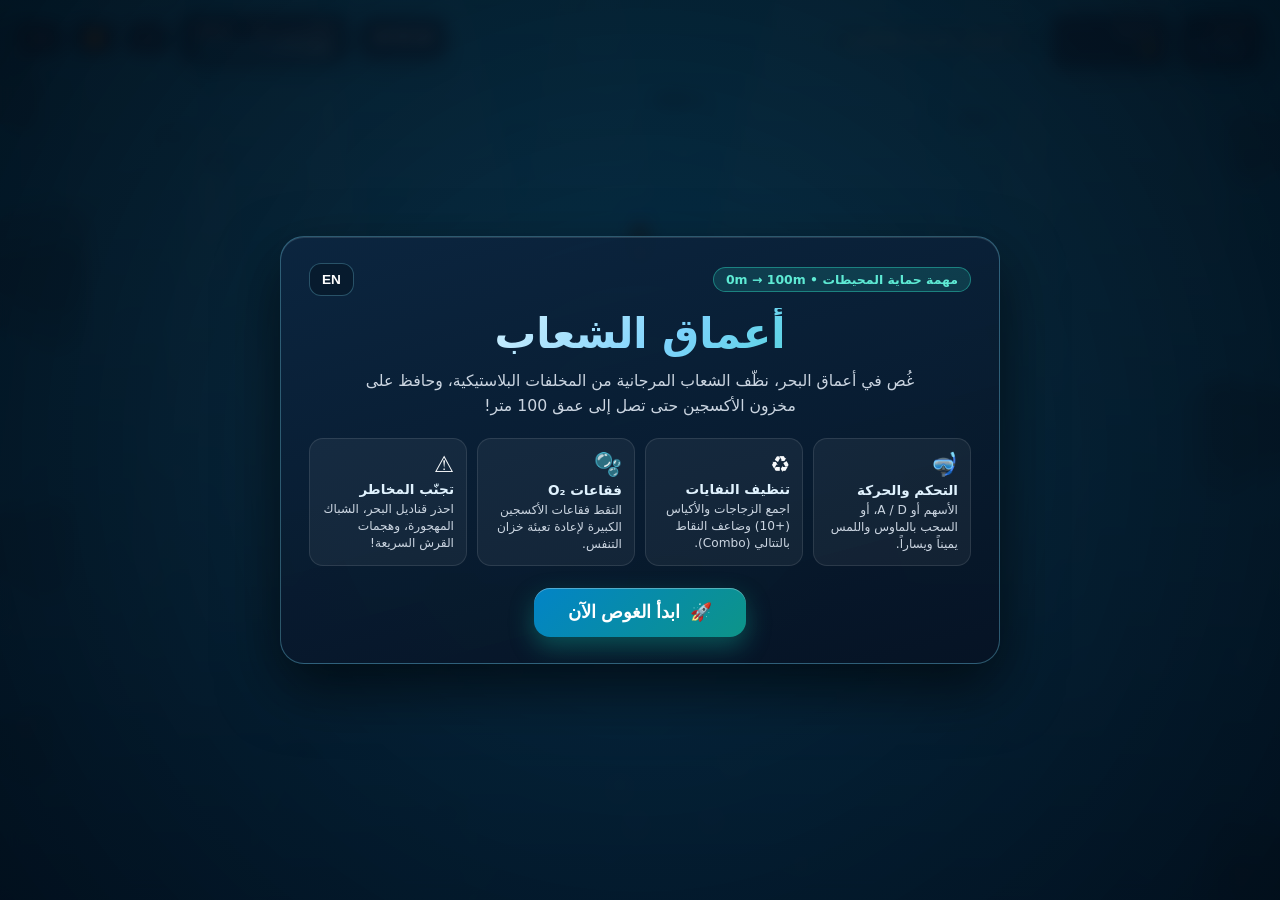
<file: reef_descent.html>
<!DOCTYPE html>
<html lang="ar" dir="rtl">
<head>
  <meta charset="UTF-8" />
  <meta name="viewport" content="width=device-width, initial-scale=1.0, maximum-scale=1.0, user-scalable=no" />
  <title>أعماق الشعاب | Reef Descent</title>
  <style>
    /* ==========================================================================
       CSS VARIABLES & BASE RESET
       ========================================================================== */
    :root {
      --font-ar: system-ui, -apple-system, "Segoe UI", Tahoma, "Noto Sans Arabic", Arial, sans-serif;
      --font-en: system-ui, -apple-system, "Segoe UI", Roboto, Helvetica, Arial, sans-serif;
      --glass-bg: rgba(7, 25, 42, 0.72);
      --glass-border: rgba(125, 226, 255, 0.28);
      --accent-cyan: #38bdf8;
      --accent-teal: #2dd4bf;
      --accent-gold: #fbbf24;
      --accent-red: #f43f5e;
      --text-main: #f8fafc;
      --text-muted: #cbd5e1;
    }

    * {
      box-sizing: border-box;
      margin: 0;
      padding: 0;
      user-select: none;
      -webkit-user-select: none;
      touch-action: none;
    }

    html, body {
      width: 100%;
      height: 100%;
      overflow: hidden;
      background: #03111f;
      color: var(--text-main);
      font-family: var(--font-ar);
    }

    html[dir="ltr"] body {
      font-family: var(--font-en);
    }

    /* ==========================================================================
       GAME CONTAINER & CANVAS
       ========================================================================== */
    #game-wrapper {
      position: relative;
      width: 100vw;
      height: 100vh;
      overflow: hidden;
      display: flex;
      align-items: center;
      justify-content: center;
    }

    #gameCanvas {
      display: block;
      width: 100%;
      height: 100%;
      cursor: ew-resize;
    }

    /* ==========================================================================
       HUD (HEADS-UP DISPLAY)
       ========================================================================== */
    #hud {
      position: absolute;
      top: 0;
      left: 0;
      right: 0;
      padding: 14px 18px;
      display: flex;
      flex-direction: column;
      gap: 10px;
      pointer-events: none;
      z-index: 10;
    }

    .hud-top-row {
      display: flex;
      justify-content: space-between;
      align-items: flex-start;
      gap: 10px;
      flex-wrap: wrap;
    }

    .hud-group {
      display: flex;
      align-items: center;
      gap: 10px;
      flex-wrap: wrap;
    }

    .hud-card {
      background: var(--glass-bg);
      backdrop-filter: blur(10px);
      -webkit-backdrop-filter: blur(10px);
      border: 1px solid var(--glass-border);
      border-radius: 14px;
      padding: 8px 14px;
      box-shadow: 0 8px 24px rgba(0, 0, 0, 0.28);
      display: flex;
      align-items: center;
      gap: 10px;
    }

    .stat-block {
      display: flex;
      flex-direction: column;
      line-height: 1.2;
    }

    .stat-label {
      font-size: 0.72rem;
      color: var(--text-muted);
      font-weight: 600;
      letter-spacing: 0.3px;
    }

    .stat-value {
      font-size: 1.15rem;
      font-weight: 800;
      color: #fff;
      font-variant-numeric: tabular-nums;
    }

    .stat-value.highlight-gold {
      color: var(--accent-gold);
    }

    .stat-value.highlight-cyan {
      color: var(--accent-cyan);
    }

    /* Hearts / Lives */
    .hearts-container {
      display: flex;
      gap: 4px;
      font-size: 1.25rem;
    }

    .heart {
      transition: transform 0.25s ease, opacity 0.25s ease, filter 0.25s ease;
    }

    .heart.lost {
      opacity: 0.25;
      filter: grayscale(100%);
      transform: scale(0.82);
    }

    /* Combo Badge */
    #combo-badge {
      background: linear-gradient(135deg, #f59e0b, #ea580c);
      color: #fff;
      font-weight: 900;
      font-size: 0.95rem;
      padding: 4px 10px;
      border-radius: 999px;
      box-shadow: 0 0 14px rgba(245, 158, 11, 0.65);
      transform: scale(0.9);
      opacity: 0;
      transition: opacity 0.2s ease, transform 0.2s cubic-bezier(0.34, 1.56, 0.64, 1);
    }

    #combo-badge.active {
      opacity: 1;
      transform: scale(1.05);
    }

    /* Oxygen Gauge */
    .oxygen-card {
      min-width: 170px;
      flex-direction: column;
      align-items: stretch;
      gap: 5px;
    }

    .oxygen-header {
      display: flex;
      justify-content: space-between;
      align-items: center;
      font-size: 0.78rem;
      font-weight: 700;
    }

    .oxygen-track {
      width: 100%;
      height: 10px;
      background: rgba(15, 23, 42, 0.85);
      border-radius: 999px;
      overflow: hidden;
      border: 1px solid rgba(255, 255, 255, 0.14);
    }

    #oxygen-fill {
      height: 100%;
      width: 100%;
      border-radius: 999px;
      background: linear-gradient(90deg, #06b6d4, #38bdf8, #a5f3fc);
      transition: width 0.1s linear, background 0.3s ease;
    }

    #oxygen-fill.low {
      background: linear-gradient(90deg, #e11d48, #fb7185);
      animation: pulseOxygen 0.6s infinite alternate;
    }

    @keyframes pulseOxygen {
      from { opacity: 0.7; }
      to { opacity: 1; box-shadow: 0 0 12px #f43f5e; }
    }

    /* Zone Pill & Controls */
    .zone-pill {
      background: rgba(14, 116, 144, 0.45);
      border: 1px solid rgba(103, 232, 249, 0.4);
      padding: 6px 14px;
      border-radius: 999px;
      font-size: 0.84rem;
      font-weight: 700;
      color: #cffafe;
      display: flex;
      align-items: center;
      gap: 6px;
    }

    .hud-btn {
      pointer-events: auto;
      background: var(--glass-bg);
      border: 1px solid var(--glass-border);
      color: #fff;
      border-radius: 12px;
      padding: 8px 12px;
      font-size: 0.85rem;
      font-weight: 700;
      cursor: pointer;
      backdrop-filter: blur(10px);
      transition: transform 0.15s ease, background 0.2s ease, border-color 0.2s ease;
      display: inline-flex;
      align-items: center;
      justify-content: center;
      gap: 6px;
    }

    .hud-btn:hover {
      background: rgba(56, 189, 248, 0.24);
      border-color: var(--accent-cyan);
      transform: translateY(-1px);
    }

    .hud-btn:active {
      transform: scale(0.95);
    }

    /* ==========================================================================
       OVERLAYS (START SCREEN, PAUSE, END SCREEN)
       ========================================================================== */
    .overlay {
      position: absolute;
      inset: 0;
      background: radial-gradient(circle at center, rgba(6, 28, 48, 0.82), rgba(2, 11, 22, 0.94));
      backdrop-filter: blur(8px);
      -webkit-backdrop-filter: blur(8px);
      display: flex;
      align-items: center;
      justify-content: center;
      padding: 18px;
      z-index: 25;
      overflow-y: auto;
      transition: opacity 0.3s ease;
    }

    .overlay.hidden {
      display: none;
    }

    .modal-card {
      width: 100%;
      max-width: 720px;
      background: linear-gradient(165deg, rgba(12, 38, 64, 0.92), rgba(6, 20, 36, 0.96));
      border: 1px solid rgba(125, 226, 255, 0.32);
      border-radius: 24px;
      padding: 26px 28px;
      box-shadow: 0 24px 60px rgba(0, 0, 0, 0.6), inset 0 1px 0 rgba(255, 255, 255, 0.12);
      text-align: center;
      max-height: 94vh;
      overflow-y: auto;
      pointer-events: auto;
    }

    .modal-top-bar {
      display: flex;
      justify-content: space-between;
      align-items: center;
      margin-bottom: 12px;
    }

    .badge-tag {
      background: rgba(45, 212, 191, 0.16);
      border: 1px solid rgba(45, 212, 191, 0.45);
      color: #5eead4;
      font-size: 0.78rem;
      font-weight: 700;
      padding: 4px 12px;
      border-radius: 999px;
    }

    .game-title {
      font-size: clamp(1.8rem, 4vw, 2.6rem);
      font-weight: 900;
      background: linear-gradient(135deg, #ffffff 10%, #7dd3fc 55%, #2dd4bf 100%);
      -webkit-background-clip: text;
      -webkit-text-fill-color: transparent;
      margin-bottom: 8px;
      line-height: 1.25;
    }

    .game-subtitle {
      color: var(--text-muted);
      font-size: 0.98rem;
      line-height: 1.6;
      max-width: 560px;
      margin: 0 auto 20px;
    }

    /* How to play grid */
    .guide-grid {
      display: grid;
      grid-template-columns: repeat(auto-fit, minmax(145px, 1fr));
      gap: 10px;
      margin-bottom: 22px;
      text-align: start;
    }

    .guide-item {
      background: rgba(255, 255, 255, 0.05);
      border: 1px solid rgba(255, 255, 255, 0.1);
      border-radius: 14px;
      padding: 12px;
      display: flex;
      flex-direction: column;
      gap: 4px;
    }

    .guide-icon {
      font-size: 1.4rem;
    }

    .guide-title {
      font-size: 0.85rem;
      font-weight: 800;
      color: #e0f2fe;
    }

    .guide-desc {
      font-size: 0.76rem;
      color: var(--text-muted);
      line-height: 1.4;
    }

    /* Primary Action Button */
    .btn-primary {
      background: linear-gradient(135deg, #0284c7, #0d9488);
      color: #fff;
      border: none;
      border-radius: 16px;
      padding: 14px 34px;
      font-size: 1.1rem;
      font-weight: 800;
      cursor: pointer;
      box-shadow: 0 10px 25px rgba(13, 148, 136, 0.45), inset 0 1px 0 rgba(255, 255, 255, 0.3);
      transition: transform 0.18s ease, box-shadow 0.18s ease, filter 0.18s ease;
      display: inline-flex;
      align-items: center;
      justify-content: center;
      gap: 10px;
    }

    .btn-primary:hover {
      transform: translateY(-2px) scale(1.02);
      box-shadow: 0 14px 32px rgba(56, 189, 248, 0.55);
      filter: brightness(1.08);
    }

    .btn-primary:active {
      transform: scale(0.97);
    }

    /* End Screen Summary Stats */
    .summary-stats {
      display: grid;
      grid-template-columns: repeat(3, 1fr);
      gap: 12px;
      margin: 18px 0;
    }

    .summary-box {
      background: rgba(15, 23, 42, 0.65);
      border: 1px solid rgba(125, 226, 255, 0.22);
      border-radius: 16px;
      padding: 12px 10px;
    }

    .summary-box .s-label {
      font-size: 0.78rem;
      color: var(--text-muted);
      margin-bottom: 4px;
    }

    .summary-box .s-val {
      font-size: 1.4rem;
      font-weight: 900;
      color: #fff;
    }

    .summary-box.gold .s-val {
      color: var(--accent-gold);
    }

    .summary-box.cyan .s-val {
      color: var(--accent-cyan);
    }

    /* Conservation Cards */
    .edu-section-title {
      font-size: 0.95rem;
      font-weight: 800;
      color: #5eead4;
      margin: 18px 0 10px;
      display: flex;
      align-items: center;
      justify-content: center;
      gap: 8px;
    }

    .edu-grid {
      display: grid;
      grid-template-columns: repeat(auto-fit, minmax(195px, 1fr));
      gap: 12px;
      margin-bottom: 22px;
      text-align: start;
    }

    .edu-card {
      background: linear-gradient(180deg, rgba(20, 56, 88, 0.55), rgba(10, 30, 50, 0.75));
      border: 1px solid rgba(94, 234, 212, 0.24);
      border-radius: 16px;
      padding: 14px;
      display: flex;
      flex-direction: column;
      gap: 6px;
    }

    .edu-card-header {
      display: flex;
      align-items: center;
      gap: 8px;
      font-weight: 800;
      font-size: 0.9rem;
      color: #e0f2fe;
    }

    .edu-card p {
      font-size: 0.8rem;
      color: #cbd5e1;
      line-height: 1.5;
    }

    .end-status-banner {
      display: inline-block;
      padding: 6px 16px;
      border-radius: 999px;
      font-weight: 800;
      font-size: 0.88rem;
      margin-bottom: 8px;
    }

    .end-status-banner.win {
      background: rgba(16, 185, 129, 0.2);
      border: 1px solid #10b981;
      color: #6ee7b7;
    }

    .end-status-banner.lose {
      background: rgba(244, 63, 94, 0.2);
      border: 1px solid #f43f5e;
      color: #fda4af;
    }

    /* Responsive tweaks */
    @media (max-width: 600px) {
      #hud {
        padding: 10px 10px;
      }
      .hud-card {
        padding: 6px 10px;
        border-radius: 11px;
      }
      .stat-value {
        font-size: 1rem;
      }
      .oxygen-card {
        min-width: 135px;
      }
      .modal-card {
        padding: 18px 16px;
      }
      .summary-stats {
        gap: 8px;
      }
      .summary-box .s-val {
        font-size: 1.15rem;
      }
    }
  </style>
</head>
<body>
  <div id="game-wrapper">
    <!-- Main HTML5 2D Game Canvas -->
    <canvas id="gameCanvas"></canvas>

    <!-- Top Gameplay HUD -->
    <div id="hud">
      <div class="hud-top-row">
        <!-- Left/Start Group: Depth, Score, Combo -->
        <div class="hud-group">
          <div class="hud-card">
            <div class="stat-block">
              <span class="stat-label" data-i18n="depthLabel">العمق</span>
              <span class="stat-value highlight-cyan" id="hud-depth">0.0m</span>
            </div>
          </div>

          <div class="hud-card">
            <div class="stat-block">
              <span class="stat-label" data-i18n="scoreLabel">النقاط</span>
              <span class="stat-value highlight-gold" id="hud-score">0</span>
            </div>
            <div id="combo-badge">x1</div>
          </div>

          <div class="zone-pill" id="hud-zone">
            <span>☀️</span>
            <span id="hud-zone-text">الشعاب الضحلة (0-35م)</span>
          </div>
        </div>

        <!-- Right/End Group: Lives, Oxygen, Controls -->
        <div class="hud-group">
          <div class="hud-card">
            <div class="hearts-container" id="hud-hearts" aria-label="Lives">
              <span class="heart">❤️</span>
              <span class="heart">❤️</span>
              <span class="heart">❤️</span>
            </div>
          </div>

          <div class="hud-card oxygen-card">
            <div class="oxygen-header">
              <span data-i18n="oxygenLabel">الأكسجين O₂</span>
              <span id="hud-oxygen-pct">100%</span>
            </div>
            <div class="oxygen-track">
              <div id="oxygen-fill"></div>
            </div>
          </div>

          <button class="hud-btn" id="btn-sound" title="Sound Toggle" aria-label="Toggle Sound">🔊</button>
          <button class="hud-btn" id="btn-pause" title="Pause" aria-label="Pause Game">⏸️</button>
          <button class="hud-btn" id="btn-lang-hud">EN</button>
        </div>
      </div>
    </div>

    <!-- START SCREEN OVERLAY -->
    <div class="overlay" id="start-overlay">
      <div class="modal-card">
        <div class="modal-top-bar">
          <span class="badge-tag" data-i18n="missionTag">مهمة حماية المحيطات • 0m → 100m</span>
          <button class="hud-btn" id="btn-lang-start">EN</button>
        </div>

        <h1 class="game-title" data-i18n="gameTitle">أعماق الشعاب</h1>
        <p class="game-subtitle" data-i18n="gameSubtitle">
          غُص في أعماق البحر الأحمر، نظّف الشعاب المرجانية من المخلفات البلاستيكية، وحافظ على مخزون الأكسجين حتى تصل إلى عمق 100 متر!
        </p>

        <div class="guide-grid">
          <div class="guide-item">
            <span class="guide-icon">🤿</span>
            <span class="guide-title" data-i18n="guideMoveTitle">التحكم والحركة</span>
            <span class="guide-desc" data-i18n="guideMoveDesc">الأسهم أو A / D، أو السحب بالماوس واللمس يميناً ويساراً.</span>
          </div>
          <div class="guide-item">
            <span class="guide-icon">♻️</span>
            <span class="guide-title" data-i18n="guideTrashTitle">تنظيف النفايات</span>
            <span class="guide-desc" data-i18n="guideTrashDesc">اجمع الزجاجات والأكياس (+10) وضاعف النقاط بالتتالي (Combo).</span>
          </div>
          <div class="guide-item">
            <span class="guide-icon">🫧</span>
            <span class="guide-title" data-i18n="guideO2Title">فقاعات O₂</span>
            <span class="guide-desc" data-i18n="guideO2Desc">التقط فقاعات الأكسجين الكبيرة لإعادة تعبئة خزان التنفس.</span>
          </div>
          <div class="guide-item">
            <span class="guide-icon">⚠️</span>
            <span class="guide-title" data-i18n="guideHazardTitle">تجنّب المخاطر</span>
            <span class="guide-desc" data-i18n="guideHazardDesc">احذر قناديل البحر، الشباك المهجورة، وهجمات القرش السريعة!</span>
          </div>
        </div>

        <button class="btn-primary" id="btn-start">
          <span>🚀</span>
          <span data-i18n="startBtn">ابدأ الغوص الآن</span>
        </button>
      </div>
    </div>

    <!-- PAUSE OVERLAY -->
    <div class="overlay hidden" id="pause-overlay">
      <div class="modal-card" style="max-width: 420px;">
        <h2 class="game-title" style="font-size: 2rem;" data-i18n="pausedTitle">اللعبة متوقفة مؤقتاً</h2>
        <p class="game-subtitle" data-i18n="pausedSub">خذ نفساً عميقاً واستعد لمواصلة حماية الشعاب المرجانية.</p>
        <div style="display: flex; gap: 12px; justify-content: center; flex-wrap: wrap;">
          <button class="btn-primary" id="btn-resume" data-i18n="resumeBtn">استكمال الغوص ▶️</button>
          <button class="hud-btn" id="btn-restart-pause" style="padding: 14px 20px; font-size: 1rem;" data-i18n="restartBtn">إعادة المحاولة 🔄</button>
        </div>
      </div>
    </div>

    <!-- END SCREEN OVERLAY (VICTORY / GAME OVER + CONSERVATION FACTS) -->
    <div class="overlay hidden" id="end-overlay">
      <div class="modal-card">
        <div class="modal-top-bar">
          <span class="end-status-banner win" id="end-badge">اكتملت المهمة!</span>
          <button class="hud-btn" id="btn-lang-end">EN</button>
        </div>

        <h2 class="game-title" id="end-title">أحسنت يا بطل الأعماق!</h2>
        <p class="game-subtitle" id="end-reason" style="margin-bottom: 10px;">
          لقد وصلت بنجاح إلى عمق 100 متر وساهمت في إنقاذ البيئة البحرية.
        </p>

        <!-- Final Score, Reached Depth, Best Score -->
        <div class="summary-stats">
          <div class="summary-box gold">
            <div class="s-label" data-i18n="finalScoreLabel">النتيجة النهائية</div>
            <div class="s-val" id="end-score">0</div>
          </div>
          <div class="summary-box cyan">
            <div class="s-label" data-i18n="reachedDepthLabel">العمق المُحقق</div>
            <div class="s-val" id="end-depth">0m</div>
          </div>
          <div class="summary-box">
            <div class="s-label" data-i18n="bestScoreLabel">أعلى نتيجة محفوظة</div>
            <div class="s-val" id="end-best">0</div>
          </div>
        </div>

        <!-- 3 Marine Conservation Educational Cards -->
        <div class="edu-section-title">
          <span>🌊</span>
          <span data-i18n="eduHeading">حقائق بيئية لحماية محيطاتنا</span>
        </div>

        <div class="edu-grid">
          <div class="edu-card">
            <div class="edu-card-header">
              <span>🧴</span>
              <span data-i18n="fact1Title">التلوث البلاستيكي</span>
            </div>
            <p data-i18n="fact1Body">
              يدخل ملايين الأطنان من البلاستيك إلى المحيطات سنوياً، حيث تبتلعها السلاحف والأسماك ظناً أنها غذاء، وتبقى لمئات السنين دون تحلل.
            </p>
          </div>

          <div class="edu-card">
            <div class="edu-card-header">
              <span>🕸️</span>
              <span data-i18n="fact2Title">شباك الصيد الشبحية</span>
            </div>
            <p data-i18n="fact2Body">
              تُعد الشباك المهجورة في قاع البحر مصائد صامتة تواصل اصطياد الأسماك والدلافين وتدمير الشعاب المرجانية لعقود طويلة.
            </p>
          </div>

          <div class="edu-card">
            <div class="edu-card-header">
              <span>🪸</span>
              <span data-i18n="fact3Title">حماية الشعاب المرجانية</span>
            </div>
            <p data-i18n="fact3Body">
              تأوي الشعاب المرجانية ربع الكائنات البحرية؛ تقليل النفايات وتجنب لمس الشعاب أثناء الغوص يساعدها على التعافي والازدهار.
            </p>
          </div>
        </div>

        <button class="btn-primary" id="btn-restart">
          <span>🔄</span>
          <span data-i18n="playAgainBtn">العب مرة أخرى</span>
        </button>
      </div>
    </div>
  </div>

  <script>
    /**
     * ============================================================================
     * أعماق الشعاب / REEF DESCENT
     * Single-File HTML5 Canvas 2D Arcade Game
     * Features:
     * - Multi-layer Parallax Ocean Background with Smooth Zone Color Interpolation
     * - High-DPI (devicePixelRatio) Responsive Canvas Scaling
     * - Bilingual Arabic (RTL) / English (LTR) Dynamic Localization
     * - Web Audio API Procedural Sound Synthesizer (Zero external assets)
     * - Fair Telegraphing for High-Speed Predators & Passable Ghost Nets
     * - Persistent High Score & Best Depth via localStorage
     * ============================================================================
     */

    (function () {
      'use strict';

      /* --------------------------------------------------------------------------
         1. LOCALIZATION DICTIONARY (ARABIC & ENGLISH)
         -------------------------------------------------------------------------- */
      const I18N = {
        ar: {
          dir: 'rtl',
          langBtn: 'EN',
          gameTitle: 'أعماق الشعاب',
          missionTag: 'مهمة حماية المحيطات • 0m → 100m',
          gameSubtitle: 'غُص في أعماق البحر، نظّف الشعاب المرجانية من المخلفات البلاستيكية، وحافظ على مخزون الأكسجين حتى تصل إلى عمق 100 متر!',
          guideMoveTitle: 'التحكم والحركة',
          guideMoveDesc: 'الأسهم أو A / D، أو السحب بالماوس واللمس يميناً ويساراً.',
          guideTrashTitle: 'تنظيف النفايات',
          guideTrashDesc: 'اجمع الزجاجات والأكياس (+10) وضاعف النقاط بالتتالي (Combo).',
          guideO2Title: 'فقاعات O₂',
          guideO2Desc: 'التقط فقاعات الأكسجين الكبيرة لإعادة تعبئة خزان التنفس.',
          guideHazardTitle: 'تجنّب المخاطر',
          guideHazardDesc: 'احذر قناديل البحر، الشباك المهجورة، وهجمات القرش السريعة!',
          startBtn: 'ابدأ الغوص الآن',
          depthLabel: 'العمق',
          scoreLabel: 'النقاط',
          oxygenLabel: 'الأكسجين O₂',
          zone1: 'الشعاب الضحلة (0-35م)',
          zone2: 'المياه العميقة (35-70م)',
          zone3: 'منطقة الشفق (70-100م)',
          pausedTitle: 'اللعبة متوقفة مؤقتاً',
          pausedSub: 'خذ نفساً عميقاً واستعد لمواصلة حماية الشعاب المرجانية.',
          resumeBtn: 'استكمال الغوص ▶️',
          restartBtn: 'إعادة المحاولة 🔄',
          finalScoreLabel: 'النتيجة النهائية',
          reachedDepthLabel: 'العمق المُحقق',
          bestScoreLabel: 'أعلى نتيجة محفوظة',
          eduHeading: 'حقائق بيئية لحماية محيطاتنا',
          fact1Title: 'التلوث البلاستيكي',
          fact1Body: 'يدخل ملايين الأطنان من البلاستيك إلى المحيطات سنوياً، حيث تبتلعها السلاحف والأسماك ظناً أنها غذاء، وتبقى لمئات السنين دون تحلل.',
          fact2Title: 'شباك الصيد الشبحية',
          fact2Body: 'تُعد الشباك المهجورة في قاع البحر مصائد صامتة تواصل اصطياد الأسماك والدلافين وتدمير الشعاب المرجانية لعقود طويلة.',
          fact3Title: 'حماية الشعاب المرجانية',
          fact3Body: 'تأوي الشعاب المرجانية ربع الكائنات البحرية؛ تقليل النفايات وتجنب لمس الشعاب أثناء الغوص يساعدها على التعافي والازدهار.',
          playAgainBtn: 'العب مرة أخرى',
          winBadge: 'اكتملت المهمة بنجاح! 🏆',
          winTitle: 'أحسنت يا بطل الأعماق!',
          winReason: 'وصلت إلى عمق 100 متر بنجاح وساهمت في تنظيف وحماية النظام البيئي البحري.',
          loseBadge: 'انتهت المحاولة',
          loseTitleOxygen: 'نفد مخزون الأكسجين!',
          loseReasonOxygen: 'تأكد من التقاط فقاعات O₂ الكبيرة باستمرار أثناء النزول للأعماق.',
          loseTitleLives: 'تعرّض الغواص لإصابات!',
          loseReasonLives: 'انتبه لعلامات التحذير ⚠️ وفتحات العبور في شباك الصيد المهجورة.',
          newRecord: 'رقم قياسي جديد! 🎉'
        },
        en: {
          dir: 'ltr',
          langBtn: 'العربية',
          gameTitle: 'Reef Descent',
          missionTag: 'Ocean Conservation Mission • 0m → 100m',
          gameSubtitle: 'Dive deep beneath the waves, clear marine plastic debris, and manage your oxygen supply all the way down to 100m!',
          guideMoveTitle: 'Smooth Steering',
          guideMoveDesc: 'Use Arrow Keys / A & D, or drag with mouse & touch left/right.',
          guideTrashTitle: 'Clean Debris',
          guideTrashDesc: 'Collect bottles, bags & cans (+10) to build high score combos.',
          guideO2Title: 'O₂ Bubbles',
          guideO2Desc: 'Grab large rising oxygen bubbles to refill your breathing tank.',
          guideHazardTitle: 'Watch Hazards',
          guideHazardDesc: 'Dodge jellyfish, ghost nets, and telegraphed shark charges!',
          startBtn: 'Start Dive',
          depthLabel: 'DEPTH',
          scoreLabel: 'SCORE',
          oxygenLabel: 'OXYGEN O₂',
          zone1: 'Shallow Reefs (0-35m)',
          zone2: 'Deep Waters (35-70m)',
          zone3: 'Twilight Zone (70-100m)',
          pausedTitle: 'Game Paused',
          pausedSub: 'Take a deep breath and get ready to continue protecting the reef.',
          resumeBtn: 'Resume Dive ▶️',
          restartBtn: 'Restart 🔄',
          finalScoreLabel: 'Final Score',
          reachedDepthLabel: 'Reached Depth',
          bestScoreLabel: 'Best Saved Score',
          eduHeading: 'Marine Conservation Facts',
          fact1Title: 'Plastic Pollution',
          fact1Body: 'Millions of tons of plastic enter our oceans yearly, harming sea turtles and fish that mistake debris for food while persisting for centuries.',
          fact2Title: 'Ghost Fishing Nets',
          fact2Body: 'Abandoned fishing nets drift unseen through reefs, entangling marine wildlife and damaging delicate coral habitats for decades.',
          fact3Title: 'Coral Reef Protection',
          fact3Body: 'Coral reefs support 25% of all marine species. Reducing ocean waste and diving responsibly helps reefs recover and thrive.',
          playAgainBtn: 'Play Again',
          winBadge: 'MISSION COMPLETE! 🏆',
          winTitle: 'Master of the Reef!',
          winReason: 'You safely reached 100m depth while cleaning the ocean and protecting marine habitats.',
          loseBadge: 'RUN ENDED',
          loseTitleOxygen: 'Out of Oxygen!',
          loseReasonOxygen: 'Keep an eye on your O₂ gauge and collect large oxygen bubbles as you descend.',
          loseTitleLives: 'Diver Overwhelmed!',
          loseReasonLives: 'Watch for edge warning cues ⚠️ and steer through gaps in abandoned nets.',
          newRecord: 'NEW HIGH SCORE! 🎉'
        }
      };

      let currentLang = 'ar';

      /* --------------------------------------------------------------------------
         2. PROCEDURAL WEB AUDIO SYNTHESIZER (NO EXTERNAL AUDIO FILES)
         -------------------------------------------------------------------------- */
      class SoundEngine {
        constructor() {
          this.ctx = null;
          this.muted = false;
        }

        init() {
          if (!this.ctx) {
            const AudioCtx = window.AudioContext || window.webkitAudioContext;
            if (AudioCtx) {
              this.ctx = new AudioCtx();
            }
          }
          if (this.ctx && this.ctx.state === 'suspended') {
            this.ctx.resume().catch(() => {});
          }
        }

        toggleMute() {
          this.muted = !this.muted;
          return this.muted;
        }

        playCollect(combo = 1) {
          if (this.muted || !this.ctx) return;
          const now = this.ctx.currentTime;
          const osc = this.ctx.createOscillator();
          const gain = this.ctx.createGain();
          osc.type = 'sine';
          const baseFreq = 440 + Math.min(combo, 10) * 45;
          osc.frequency.setValueAtTime(baseFreq, now);
          osc.frequency.exponentialRampToValueAtTime(baseFreq * 1.45, now + 0.14);

          gain.gain.setValueAtTime(0.14, now);
          gain.gain.exponentialRampToValueAtTime(0.001, now + 0.16);

          osc.connect(gain);
          gain.connect(this.ctx.destination);
          osc.start(now);
          osc.stop(now + 0.17);
        }

        playOxygen() {
          if (this.muted || !this.ctx) return;
          const now = this.ctx.currentTime;
          [520, 680, 880].forEach((freq, idx) => {
            const osc = this.ctx.createOscillator();
            const gain = this.ctx.createGain();
            osc.type = 'triangle';
            osc.frequency.setValueAtTime(freq, now + idx * 0.045);
            gain.gain.setValueAtTime(0.12, now + idx * 0.045);
            gain.gain.exponentialRampToValueAtTime(0.001, now + idx * 0.045 + 0.14);
            osc.connect(gain);
            gain.connect(this.ctx.destination);
            osc.start(now + idx * 0.045);
            osc.stop(now + idx * 0.045 + 0.15);
          });
        }

        playWarning() {
          if (this.muted || !this.ctx) return;
          const now = this.ctx.currentTime;
          const osc = this.ctx.createOscillator();
          const gain = this.ctx.createGain();
          osc.type = 'sawtooth';
          osc.frequency.setValueAtTime(280, now);
          osc.frequency.linearRampToValueAtTime(360, now + 0.12);
          gain.gain.setValueAtTime(0.07, now);
          gain.gain.exponentialRampToValueAtTime(0.001, now + 0.15);
          osc.connect(gain);
          gain.connect(this.ctx.destination);
          osc.start(now);
          osc.stop(now + 0.16);
        }

        playHurt() {
          if (this.muted || !this.ctx) return;
          const now = this.ctx.currentTime;
          const osc = this.ctx.createOscillator();
          const gain = this.ctx.createGain();
          osc.type = 'sawtooth';
          osc.frequency.setValueAtTime(190, now);
          osc.frequency.exponentialRampToValueAtTime(65, now + 0.32);
          gain.gain.setValueAtTime(0.22, now);
          gain.gain.exponentialRampToValueAtTime(0.001, now + 0.34);
          osc.connect(gain);
          gain.connect(this.ctx.destination);
          osc.start(now);
          osc.stop(now + 0.35);
        }

        playVictory() {
          if (this.muted || !this.ctx) return;
          const now = this.ctx.currentTime;
          const notes = [523.25, 659.25, 783.99, 1046.5];
          notes.forEach((freq, i) => {
            const osc = this.ctx.createOscillator();
            const gain = this.ctx.createGain();
            osc.type = 'triangle';
            osc.frequency.setValueAtTime(freq, now + i * 0.11);
            gain.gain.setValueAtTime(0.16, now + i * 0.11);
            gain.gain.exponentialRampToValueAtTime(0.001, now + i * 0.11 + 0.35);
            osc.connect(gain);
            gain.connect(this.ctx.destination);
            osc.start(now + i * 0.11);
            osc.stop(now + i * 0.11 + 0.36);
          });
        }
      }

      const sound = new SoundEngine();

      /* --------------------------------------------------------------------------
         3. CANVAS & HIGH-DPI VIEWPORT SETUP
         -------------------------------------------------------------------------- */
      const canvas = document.getElementById('gameCanvas');
      const ctx = canvas.getContext('2d');

      let width = window.innerWidth;
      let height = window.innerHeight;
      let dpr = Math.min(window.devicePixelRatio || 1, 2.5);

      function resizeCanvas() {
        width = window.innerWidth;
        height = window.innerHeight;
        dpr = Math.min(window.devicePixelRatio || 1, 2.5);
        canvas.width = Math.floor(width * dpr);
        canvas.height = Math.floor(height * dpr);
        ctx.setTransform(dpr, 0, 0, dpr, 0, 0);

        // Keep diver safely inside bounds on resize
        if (state.diver) {
          state.diver.y = Math.min(height * 0.34, 240);
          state.diver.x = Math.max(36, Math.min(width - 36, state.diver.x));
        }
      }

      window.addEventListener('resize', resizeCanvas);

      /* --------------------------------------------------------------------------
         4. PERSISTENCE (LOCALSTORAGE)
         -------------------------------------------------------------------------- */
      const STORAGE_KEY_SCORE = 'reef_descent_best_score_v1';
      const STORAGE_KEY_DEPTH = 'reef_descent_best_depth_v1';

      function getBestScore() {
        return parseInt(localStorage.getItem(STORAGE_KEY_SCORE) || '0', 10);
      }

      function getBestDepth() {
        return parseFloat(localStorage.getItem(STORAGE_KEY_DEPTH) || '0');
      }

      function saveRecords(score, depth) {
        const prevBestScore = getBestScore();
        const prevBestDepth = getBestDepth();
        let isNewRecord = false;
        if (score > prevBestScore) {
          localStorage.setItem(STORAGE_KEY_SCORE, String(Math.floor(score)));
          isNewRecord = true;
        }
        if (depth > prevBestDepth) {
          localStorage.setItem(STORAGE_KEY_DEPTH, depth.toFixed(1));
        }
        return {
          bestScore: Math.max(score, prevBestScore),
          isNewRecord
        };
      }

      /* --------------------------------------------------------------------------
         5. GAME STATE & CONFIGURATION
         -------------------------------------------------------------------------- */
      const MAX_DEPTH = 100; // meters

      const state = {
        mode: 'START', // 'START' | 'PLAYING' | 'PAUSED' | 'ENDED'
        time: 0,
        depth: 0,
        score: 0,
        depthPointsAcc: 0,
        combo: 1,
        lives: 3,
        oxygen: 100,
        invulnTimer: 0,
        screenShake: 0,
        endInfo: null,

        // Diver entity
        diver: {
          x: width * 0.5,
          y: Math.min(height * 0.34, 240),
          vx: 0,
          radius: 22,
          tilt: 0,
          swimPhase: 0
        },

        // Input tracking
        keys: { left: false, right: false },
        pointerActive: false,
        pointerTargetX: null,

        // Spawn timers
        timers: {
          trash: 0.7,
          oxygen: 3.4,
          jellyfish: 2.1,
          net: 5.5,
          predator: 6.5
        },

        // Entity pools
        trashItems: [],
        oxygenBubbles: [],
        jellyfish: [],
        nets: [],
        predators: [],
        floatingTexts: [],
        burstParticles: [],

        // Multi-layer background elements
        bgRays: [],
        bgParticles: [],
        bgBubbles: [],
        bgCorals: [],
        bgKelp: [],
        bgDistantFish: []
      };

      /* --------------------------------------------------------------------------
         6. MULTI-LAYER PARALLAX BACKGROUND INITIALIZATION
         -------------------------------------------------------------------------- */
      function initBackgroundLayers() {
        state.bgRays = [];
        for (let i = 0; i < 7; i++) {
          state.bgRays.push({
            xRatio: (i + 0.5) / 7 + (Math.random() - 0.5) * 0.08,
            width: 55 + Math.random() * 85,
            swaySpeed: 0.4 + Math.random() * 0.5,
            swayPhase: Math.random() * Math.PI * 2,
            alpha: 0.07 + Math.random() * 0.08
          });
        }

        state.bgParticles = [];
        for (let i = 0; i < 65; i++) {
          state.bgParticles.push({
            x: Math.random() * width,
            y: Math.random() * height,
            size: 1 + Math.random() * 2.4,
            speedFactor: 0.15 + Math.random() * 0.45,
            driftPhase: Math.random() * Math.PI * 2,
            isBio: Math.random() > 0.45
          });
        }

        state.bgBubbles = [];
        for (let i = 0; i < 28; i++) {
          state.bgBubbles.push({
            x: Math.random() * width,
            y: Math.random() * height,
            r: 2 + Math.random() * 5,
            riseSpeed: 28 + Math.random() * 48,
            wobblePhase: Math.random() * Math.PI * 2
          });
        }

        state.bgCorals = [];
        for (let i = 0; i < 14; i++) {
          state.bgCorals.push({
            side: i % 2 === 0 ? 'left' : 'right',
            y: Math.random() * height * 1.4,
            scale: 0.65 + Math.random() * 0.75,
            type: i % 3,
            hueOffset: (Math.random() - 0.5) * 25
          });
        }

        state.bgKelp = [];
        for (let i = 0; i < 16; i++) {
          state.bgKelp.push({
            x: (i / 16) * width + (Math.random() - 0.5) * 40,
            y: Math.random() * height * 1.3,
            segments: 5 + Math.floor(Math.random() * 4),
            segHeight: 18 + Math.random() * 10,
            phase: Math.random() * Math.PI * 2,
            speedFactor: 0.35 + Math.random() * 0.2
          });
        }

        state.bgDistantFish = [];
        for (let i = 0; i < 9; i++) {
          const dir = Math.random() > 0.5 ? 1 : -1;
          state.bgDistantFish.push({
            x: Math.random() * width,
            y: Math.random() * height,
            dir,
            speed: (18 + Math.random() * 26) * dir,
            size: 10 + Math.random() * 14,
            parallax: 0.22 + Math.random() * 0.18
          });
        }
      }

      /* --------------------------------------------------------------------------
         7. COLOR INTERPOLATION ACROSS THE THREE OCEAN ZONES
         -------------------------------------------------------------------------- */
      function lerp(a, b, t) {
        return a + (b - a) * Math.max(0, Math.min(1, t));
      }

      function lerpColor(c1, c2, t) {
        return [
          Math.round(lerp(c1[0], c2[0], t)),
          Math.round(lerp(c1[1], c2[1], t)),
          Math.round(lerp(c1[2], c2[2], t))
        ];
      }

      function rgbStr(rgb, alpha = 1) {
        return `rgba(${rgb[0]}, ${rgb[1]}, ${rgb[2]}, ${alpha})`;
      }

      function getOceanPalette(depth) {
        // Zone 1 (0-35m): Bright Turquoise / Sunlit Shallow Reefs
        const z1Top = [14, 165, 210];
        const z1Bot = [6, 95, 145];

        // Zone 2 (35-70m): Deeper Ocean Blue
        const z2Top = [9, 82, 148];
        const z2Bot = [5, 42, 92];

        // Zone 3 (70-100m): Dark Indigo / Midnight Pelagic Twilight
        const z3Top = [11, 24, 68];
        const z3Bot = [3, 9, 28];

        if (depth <= 35) {
          const t = depth / 35;
          return {
            top: lerpColor(z1Top, z2Top, t * 0.45),
            bot: lerpColor(z1Bot, z2Bot, t * 0.45),
            rayAlpha: lerp(1.0, 0.55, t),
            bioAlpha: lerp(0.05, 0.3, t),
            zoneIndex: 1
          };
        } else if (depth <= 70) {
          const t = (depth - 35) / 35;
          const midTop = lerpColor(z1Top, z2Top, 0.45);
          const midBot = lerpColor(z1Bot, z2Bot, 0.45);
          return {
            top: lerpColor(midTop, z3Top, t * 0.65),
            bot: lerpColor(midBot, z3Bot, t * 0.65),
            rayAlpha: lerp(0.55, 0.14, t),
            bioAlpha: lerp(0.3, 0.72, t),
            zoneIndex: 2
          };
        } else {
          const t = (depth - 70) / 30;
          const lateTop = lerpColor(lerpColor(z1Top, z2Top, 0.45), z3Top, 0.65);
          const lateBot = lerpColor(lerpColor(z1Bot, z2Bot, 0.45), z3Bot, 0.65);
          return {
            top: lerpColor(lateTop, z3Top, t),
            bot: lerpColor(lateBot, z3Bot, t),
            rayAlpha: lerp(0.14, 0.02, t),
            bioAlpha: lerp(0.72, 1.0, t),
            zoneIndex: 3
          };
        }
      }

      /* --------------------------------------------------------------------------
         8. INPUT HANDLING (KEYBOARD + MOUSE/TOUCH POINTER DRAG)
         -------------------------------------------------------------------------- */
      window.addEventListener('keydown', (e) => {
        if (e.key === 'ArrowLeft' || e.key === 'a' || e.key === 'A') {
          state.keys.left = true;
          state.pointerActive = false;
        }
        if (e.key === 'ArrowRight' || e.key === 'd' || e.key === 'D') {
          state.keys.right = true;
          state.pointerActive = false;
        }
        if ((e.key === 'p' || e.key === 'P' || e.key === 'Escape') && (state.mode === 'PLAYING' || state.mode === 'PAUSED')) {
          togglePause();
        }
      });

      window.addEventListener('keyup', (e) => {
        if (e.key === 'ArrowLeft' || e.key === 'a' || e.key === 'A') {
          state.keys.left = false;
        }
        if (e.key === 'ArrowRight' || e.key === 'd' || e.key === 'D') {
          state.keys.right = false;
        }
      });

      canvas.addEventListener('pointerdown', (e) => {
        if (state.mode !== 'PLAYING') return;
        state.pointerActive = true;
        state.pointerTargetX = e.clientX;
      });

      window.addEventListener('pointermove', (e) => {
        if (state.pointerActive && state.mode === 'PLAYING') {
          state.pointerTargetX = e.clientX;
        }
      });

      window.addEventListener('pointerup', () => {
        state.pointerActive = false;
      });

      window.addEventListener('pointercancel', () => {
        state.pointerActive = false;
      });

      /* --------------------------------------------------------------------------
         9. GAME FLOW & UI UPDATES
         -------------------------------------------------------------------------- */
      const dom = {
        hudDepth: document.getElementById('hud-depth'),
        hudScore: document.getElementById('hud-score'),
        comboBadge: document.getElementById('combo-badge'),
        hudZoneText: document.getElementById('hud-zone-text'),
        hudHearts: document.getElementById('hud-hearts'),
        hudOxygenPct: document.getElementById('hud-oxygen-pct'),
        oxygenFill: document.getElementById('oxygen-fill'),
        startOverlay: document.getElementById('start-overlay'),
        pauseOverlay: document.getElementById('pause-overlay'),
        endOverlay: document.getElementById('end-overlay'),
        endBadge: document.getElementById('end-badge'),
        endTitle: document.getElementById('end-title'),
        endReason: document.getElementById('end-reason'),
        endScore: document.getElementById('end-score'),
        endDepth: document.getElementById('end-depth'),
        endBest: document.getElementById('end-best')
      };

      function applyLanguage(lang) {
        currentLang = lang;
        const dict = I18N[lang];
        document.documentElement.lang = lang;
        document.documentElement.dir = dict.dir;

        document.querySelectorAll('[data-i18n]').forEach((el) => {
          const key = el.getAttribute('data-i18n');
          if (dict[key]) {
            el.textContent = dict[key];
          }
        });

        document.getElementById('btn-lang-hud').textContent = dict.langBtn;
        document.getElementById('btn-lang-start').textContent = dict.langBtn;
        document.getElementById('btn-lang-end').textContent = dict.langBtn;

        updateHUD();
        if (state.mode === 'ENDED' && state.endInfo) {
          renderEndTexts();
        }
      }

      function toggleLanguage() {
        applyLanguage(currentLang === 'ar' ? 'en' : 'ar');
      }

      function startGame() {
        sound.init();
        state.mode = 'PLAYING';
        state.depth = 0;
        state.score = 0;
        state.depthPointsAcc = 0;
        state.combo = 1;
        state.lives = 3;
        state.oxygen = 100;
        state.invulnTimer = 0;
        state.screenShake = 0;
        state.endInfo = null;

        state.diver.x = width * 0.5;
        state.diver.y = Math.min(height * 0.34, 240);
        state.diver.vx = 0;
        state.diver.tilt = 0;

        state.trashItems = [];
        state.oxygenBubbles = [];
        state.jellyfish = [];
        state.nets = [];
        state.predators = [];
        state.floatingTexts = [];
        state.burstParticles = [];

        state.timers = {
          trash: 0.4,
          oxygen: 2.8,
          jellyfish: 1.6,
          net: 4.5,
          predator: 5.5
        };

        // Spawn an immediate starter trash item and O2 bubble so the screen feels rich right away
        spawnTrash(width * 0.35, height * 0.72);
        spawnTrash(width * 0.65, height * 0.88);
        spawnOxygenBubble(width * 0.5, height * 0.95);

        dom.startOverlay.classList.add('hidden');
        dom.pauseOverlay.classList.add('hidden');
        dom.endOverlay.classList.add('hidden');
        updateHUD();
      }

      function togglePause() {
        if (state.mode === 'PLAYING') {
          state.mode = 'PAUSED';
          dom.pauseOverlay.classList.remove('hidden');
        } else if (state.mode === 'PAUSED') {
          state.mode = 'PLAYING';
          dom.pauseOverlay.classList.add('hidden');
          lastTimestamp = performance.now();
        }
      }

      function endGame(outcomeType) {
        // outcomeType: 'WIN' | 'OXYGEN' | 'LIVES'
        state.mode = 'ENDED';
        const finalScore = Math.floor(state.score);
        const reachedDepth = Math.min(MAX_DEPTH, state.depth);
        const { bestScore, isNewRecord } = saveRecords(finalScore, reachedDepth);

        state.endInfo = {
          outcomeType,
          finalScore,
          reachedDepth,
          bestScore,
          isNewRecord
        };

        if (outcomeType === 'WIN') {
          sound.playVictory();
        }

        renderEndTexts();
        dom.endOverlay.classList.remove('hidden');
      }

      function renderEndTexts() {
        const dict = I18N[currentLang];
        const info = state.endInfo;
        if (!info) return;

        dom.endScore.textContent = info.finalScore;
        dom.endDepth.textContent = `${info.reachedDepth.toFixed(1)}m`;
        dom.endBest.textContent = info.bestScore;

        if (info.outcomeType === 'WIN') {
          dom.endBadge.className = 'end-status-banner win';
          dom.endBadge.textContent = info.isNewRecord ? `${dict.winBadge} • ${dict.newRecord}` : dict.winBadge;
          dom.endTitle.textContent = dict.winTitle;
          dom.endReason.textContent = dict.winReason;
        } else if (info.outcomeType === 'OXYGEN') {
          dom.endBadge.className = 'end-status-banner lose';
          dom.endBadge.textContent = info.isNewRecord ? `${dict.loseBadge} • ${dict.newRecord}` : dict.loseBadge;
          dom.endTitle.textContent = dict.loseTitleOxygen;
          dom.endReason.textContent = dict.loseReasonOxygen;
        } else {
          dom.endBadge.className = 'end-status-banner lose';
          dom.endBadge.textContent = info.isNewRecord ? `${dict.loseBadge} • ${dict.newRecord}` : dict.loseBadge;
          dom.endTitle.textContent = dict.loseTitleLives;
          dom.endReason.textContent = dict.loseReasonLives;
        }
      }

      function updateHUD() {
        const dict = I18N[currentLang];
        dom.hudDepth.textContent = `${state.depth.toFixed(1)}m`;
        dom.hudScore.textContent = Math.floor(state.score);

        // Combo indicator
        if (state.combo > 1) {
          dom.comboBadge.textContent = `x${state.combo}`;
          dom.comboBadge.classList.add('active');
        } else {
          dom.comboBadge.classList.remove('active');
        }

        // Zone label
        const zoneIconEl = document.querySelector('#hud-zone span:first-child');
        if (state.depth < 35) {
          zoneIconEl.textContent = '☀️';
          dom.hudZoneText.textContent = dict.zone1;
        } else if (state.depth < 70) {
          zoneIconEl.textContent = '🌊';
          dom.hudZoneText.textContent = dict.zone2;
        } else {
          zoneIconEl.textContent = '🌌';
          dom.hudZoneText.textContent = dict.zone3;
        }

        // Hearts
        const hearts = dom.hudHearts.querySelectorAll('.heart');
        hearts.forEach((h, idx) => {
          if (idx < state.lives) {
            h.classList.remove('lost');
          } else {
            h.classList.add('lost');
          }
        });

        // Oxygen bar
        const o2Pct = Math.max(0, Math.min(100, Math.round(state.oxygen)));
        dom.hudOxygenPct.textContent = `${o2Pct}%`;
        dom.oxygenFill.style.width = `${o2Pct}%`;
        if (o2Pct <= 25) {
          dom.oxygenFill.classList.add('low');
        } else {
          dom.oxygenFill.classList.remove('low');
        }
      }

      /* --------------------------------------------------------------------------
         10. ENTITY SPAWNERS & HELPERS
         -------------------------------------------------------------------------- */
      function addFloatingText(x, y, text, color = '#fbbf24') {
        state.floatingTexts.push({
          x,
          y,
          text,
          color,
          alpha: 1,
          vy: -48
        });
      }

      function addBurst(x, y, color, count = 12) {
        for (let i = 0; i < count; i++) {
          const angle = (Math.PI * 2 * i) / count + Math.random() * 0.4;
          const speed = 45 + Math.random() * 110;
          state.burstParticles.push({
            x,
            y,
            vx: Math.cos(angle) * speed,
            vy: Math.sin(angle) * speed,
            r: 2.5 + Math.random() * 3.5,
            color,
            alpha: 1
          });
        }
      }

      function spawnTrash(customX, customY) {
        const types = ['bottle', 'bag', 'can'];
        const margin = 48;
        state.trashItems.push({
          x: customX !== undefined ? customX : margin + Math.random() * (width - margin * 2),
          y: customY !== undefined ? customY : height + 35,
          r: 18,
          type: types[Math.floor(Math.random() * types.length)],
          rot: Math.random() * Math.PI * 2,
          rotSpeed: (Math.random() - 0.5) * 1.8,
          swayPhase: Math.random() * Math.PI * 2
        });
      }

      function spawnOxygenBubble(customX, customY) {
        const margin = 52;
        state.oxygenBubbles.push({
          x: customX !== undefined ? customX : margin + Math.random() * (width - margin * 2),
          y: customY !== undefined ? customY : height + 40,
          r: 22,
          wobblePhase: Math.random() * Math.PI * 2
        });
      }

      function spawnJellyfish(difficulty) {
        const margin = 55;
        const x = margin + Math.random() * (width - margin * 2);
        const dir = Math.random() > 0.5 ? 1 : -1;
        state.jellyfish.push({
          x,
          y: height + 45,
          r: 22,
          vx: dir * (65 + difficulty * 65 + Math.random() * 35),
          pulsePhase: Math.random() * Math.PI * 2
        });
      }

      function spawnFishingNet() {
        // Ensure a generous, always-passable gap
        const diverDiameter = state.diver.radius * 2;
        const gapWidth = Math.max(diverDiameter * 2.9, Math.min(width * 0.34, 165));
        const margin = 35;
        const minGapCenter = margin + gapWidth * 0.5;
        const maxGapCenter = width - margin - gapWidth * 0.5;
        const gapCenter = minGapCenter + Math.random() * Math.max(10, maxGapCenter - minGapCenter);

        state.nets.push({
          y: height + 40,
          thickness: 22,
          gapStart: gapCenter - gapWidth * 0.5,
          gapEnd: gapCenter + gapWidth * 0.5
        });
      }

      function spawnPredator(difficulty) {
        const fromLeft = Math.random() > 0.5;
        const isShark = Math.random() > 0.45;
        // Align predator near diver's vertical band (or slightly below) so player can dodge horizontally or anticipate
        const targetY = Math.max(110, Math.min(height - 90, state.diver.y + (Math.random() - 0.35) * 90));
        const telegraphDuration = 1.25; // Fair 1.25s telegraph cue before dash

        sound.playWarning();

        state.predators.push({
          fromLeft,
          isShark,
          x: fromLeft ? -70 : width + 70,
          y: targetY,
          w: isShark ? 96 : 78,
          h: isShark ? 30 : 20,
          speed: (isShark ? 490 : 580) + difficulty * 190,
          state: 'TELEGRAPH', // 'TELEGRAPH' -> 'CHARGING'
          timer: telegraphDuration
        });
      }

      function handleDiverHit() {
        if (state.invulnTimer > 0) return;

        state.lives -= 1;
        state.combo = 1;
        state.invulnTimer = 1.65;
        state.screenShake = 0.32;
        sound.playHurt();
        addBurst(state.diver.x, state.diver.y, '#f43f5e', 16);

        if (state.lives <= 0) {
          state.lives = 0;
          updateHUD();
          endGame('LIVES');
        } else {
          updateHUD();
        }
      }

      /* --------------------------------------------------------------------------
         11. MAIN SIMULATION UPDATE (DELTA-TIME)
         -------------------------------------------------------------------------- */
      function update(dt) {
        state.time += dt;

        // Scroll speed scales smoothly with depth (0m -> 100m)
        const difficulty = Math.min(1, state.depth / MAX_DEPTH);
        const scrollSpeed = state.mode === 'PLAYING'
          ? (135 + difficulty * 115)
          : 65; // Gentle ambient scroll on start/end screens

        // Update animated parallax background layers regardless of mode
        updateBackground(dt, scrollSpeed);

        if (state.mode !== 'PLAYING') return;

        // 1. Depth progression (0m to 100m over ~65-75 seconds)
        const metersPerSecond = 1.22 + difficulty * 0.42;
        state.depth = Math.min(MAX_DEPTH, state.depth + metersPerSecond * dt);

        // Award gradual depth points
        state.depthPointsAcc += metersPerSecond * dt * 4;
        if (state.depthPointsAcc >= 1) {
          const pts = Math.floor(state.depthPointsAcc);
          state.score += pts;
          state.depthPointsAcc -= pts;
        }

        // Check victory at 100m
        if (state.depth >= MAX_DEPTH) {
          state.depth = MAX_DEPTH;
          state.score += 100; // Depth completion bonus
          updateHUD();
          endGame('WIN');
          return;
        }

        // 2. Oxygen depletion
        const oxygenDrainRate = 3.6 + difficulty * 1.4; // % per second
        state.oxygen -= oxygenDrainRate * dt;
        if (state.oxygen <= 0) {
          state.oxygen = 0;
          updateHUD();
          endGame('OXYGEN');
          return;
        }

        // 3. Invulnerability & screen shake timers
        if (state.invulnTimer > 0) state.invulnTimer = Math.max(0, state.invulnTimer - dt);
        if (state.screenShake > 0) state.screenShake = Math.max(0, state.screenShake - dt);

        // 4. Diver horizontal steering
        const diver = state.diver;
        diver.swimPhase += dt * 9;
        const maxMoveSpeed = 380;

        if (state.pointerActive && state.pointerTargetX !== null) {
          const diffX = state.pointerTargetX - diver.x;
          diver.vx = Math.max(-maxMoveSpeed * 1.25, Math.min(maxMoveSpeed * 1.25, diffX * 10));
        } else {
          let moveDir = 0;
          if (state.keys.left) moveDir -= 1;
          if (state.keys.right) moveDir += 1;
          const targetVx = moveDir * maxMoveSpeed;
          diver.vx += (targetVx - diver.vx) * Math.min(1, dt * 14);
        }

        diver.x += diver.vx * dt;
        const wallPad = diver.radius + 14;
        if (diver.x < wallPad) {
          diver.x = wallPad;
          diver.vx = 0;
        } else if (diver.x > width - wallPad) {
          diver.x = width - wallPad;
          diver.vx = 0;
        }
        diver.tilt = (diver.vx / maxMoveSpeed) * 0.35;

        // 5. Entity Spawning
        state.timers.trash -= dt;
        if (state.timers.trash <= 0) {
          spawnTrash();
          state.timers.trash = Math.max(0.65, 1.35 - difficulty * 0.45) + Math.random() * 0.4;
        }

        state.timers.oxygen -= dt;
        if (state.timers.oxygen <= 0) {
          spawnOxygenBubble();
          state.timers.oxygen = 4.2 + Math.random() * 1.8;
        }

        state.timers.jellyfish -= dt;
        if (state.timers.jellyfish <= 0) {
          spawnJellyfish(difficulty);
          state.timers.jellyfish = Math.max(1.3, 2.7 - difficulty * 1.1) + Math.random() * 0.7;
        }

        state.timers.net -= dt;
        if (state.timers.net <= 0 && state.depth > 8) {
          spawnFishingNet();
          state.timers.net = Math.max(4.4, 7.2 - difficulty * 2.2) + Math.random() * 1.2;
        }

        state.timers.predator -= dt;
        if (state.timers.predator <= 0 && state.depth > 14) {
          spawnPredator(difficulty);
          state.timers.predator = Math.max(3.6, 6.8 - difficulty * 2.5) + Math.random() * 1.4;
        }

        // 6. Update Trash Collectibles
        for (let i = state.trashItems.length - 1; i >= 0; i--) {
          const item = state.trashItems[i];
          item.y -= scrollSpeed * dt;
          item.rot += item.rotSpeed * dt;
          item.x += Math.sin(state.time * 2.5 + item.swayPhase) * 18 * dt;

          const dist = Math.hypot(item.x - diver.x, item.y - diver.y);
          if (dist < diver.radius + item.r + 4) {
            const earned = 10 * state.combo;
            state.score += earned;
            state.combo = Math.min(10, state.combo + 1);
            sound.playCollect(state.combo);
            addBurst(item.x, item.y, '#38bdf8', 10);
            addFloatingText(item.x, item.y - 10, `+${earned}`, '#fbbf24');
            state.trashItems.splice(i, 1);
            continue;
          }

          if (item.y < -50) {
            state.trashItems.splice(i, 1);
          }
        }

        // 7. Update O2 Bubbles
        for (let i = state.oxygenBubbles.length - 1; i >= 0; i--) {
          const b = state.oxygenBubbles[i];
          b.y -= (scrollSpeed * 0.85 + 32) * dt;
          b.x += Math.sin(state.time * 3 + b.wobblePhase) * 24 * dt;

          const dist = Math.hypot(b.x - diver.x, b.y - diver.y);
          if (dist < diver.radius + b.r + 4) {
            state.oxygen = Math.min(100, state.oxygen + 28);
            state.score += 5;
            sound.playOxygen();
            addBurst(b.x, b.y, '#67e8f9', 14);
            addFloatingText(b.x, b.y - 12, '+O₂', '#67e8f9');
            state.oxygenBubbles.splice(i, 1);
            continue;
          }

          if (b.y < -55) {
            state.oxygenBubbles.splice(i, 1);
          }
        }

        // 8. Update Jellyfish Hazards
        for (let i = state.jellyfish.length - 1; i >= 0; i--) {
          const j = state.jellyfish[i];
          j.y -= (scrollSpeed * 0.92 + Math.sin(state.time * 3.5 + j.pulsePhase) * 28) * dt;
          j.x += j.vx * dt;
          if (j.x < 36 || j.x > width - 36) {
            j.vx *= -1;
            j.x = Math.max(36, Math.min(width - 36, j.x));
          }

          const dist = Math.hypot(j.x - diver.x, j.y - diver.y);
          if (dist < diver.radius + j.r - 4) {
            handleDiverHit();
          }

          if (j.y < -60) {
            state.jellyfish.splice(i, 1);
          }
        }

        // 9. Update Abandoned Fishing Nets
        for (let i = state.nets.length - 1; i >= 0; i--) {
          const net = state.nets[i];
          net.y -= scrollSpeed * dt;

          // Check vertical overlap with diver
          const vertHit = Math.abs(net.y - diver.y) < (net.thickness * 0.5 + diver.radius - 4);
          if (vertHit) {
            const insideSafeGap = (diver.x - diver.radius * 0.65 >= net.gapStart) &&
                                  (diver.x + diver.radius * 0.65 <= net.gapEnd);
            if (!insideSafeGap) {
              handleDiverHit();
            }
          }

          if (net.y < -50) {
            state.nets.splice(i, 1);
          }
        }

        // 10. Update Telegraphed Predators (Barracuda & Shark)
        for (let i = state.predators.length - 1; i >= 0; i--) {
          const p = state.predators[i];
          if (p.state === 'TELEGRAPH') {
            p.timer -= dt;
            // Subtle vertical tracking during early telegraph, locking in for last 0.45s so dodge is reliable
            if (p.timer > 0.45) {
              p.y += (diver.y - p.y) * Math.min(1, dt * 2.2);
            }
            if (p.timer <= 0) {
              p.state = 'CHARGING';
            }
          } else {
            p.x += (p.fromLeft ? 1 : -1) * p.speed * dt;
            p.y -= scrollSpeed * 0.18 * dt;

            // Capsule/box collision check
            const dx = Math.abs(p.x - diver.x);
            const dy = Math.abs(p.y - diver.y);
            if (dx < (p.w * 0.42 + diver.radius - 4) && dy < (p.h * 0.48 + diver.radius - 4)) {
              handleDiverHit();
            }

            if ((p.fromLeft && p.x > width + 130) || (!p.fromLeft && p.x < -130)) {
              state.predators.splice(i, 1);
            }
          }
        }

        // 11. Update Floating Texts & Particles
        for (let i = state.floatingTexts.length - 1; i >= 0; i--) {
          const ft = state.floatingTexts[i];
          ft.y += ft.vy * dt;
          ft.alpha -= dt * 1.15;
          if (ft.alpha <= 0) state.floatingTexts.splice(i, 1);
        }

        for (let i = state.burstParticles.length - 1; i >= 0; i--) {
          const bp = state.burstParticles[i];
          bp.x += bp.vx * dt;
          bp.y += bp.vy * dt;
          bp.alpha -= dt * 1.8;
          if (bp.alpha <= 0) state.burstParticles.splice(i, 1);
        }

        updateHUD();
      }

      function updateBackground(dt, scrollSpeed) {
        // Suspended plankton & bioluminescent specks
        for (const pt of state.bgParticles) {
          pt.y -= scrollSpeed * pt.speedFactor * dt;
          pt.x += Math.sin(state.time * 1.2 + pt.driftPhase) * 12 * dt;
          if (pt.y < -10) {
            pt.y = height + 10;
            pt.x = Math.random() * width;
          }
        }

        // Rising ambient bubbles
        for (const b of state.bgBubbles) {
          b.y -= (b.riseSpeed + scrollSpeed * 0.25) * dt;
          b.x += Math.sin(state.time * 2.2 + b.wobblePhase) * 14 * dt;
          if (b.y < -15) {
            b.y = height + 15;
            b.x = Math.random() * width;
          }
        }

        // Parallax Coral Silhouettes
        for (const c of state.bgCorals) {
          c.y -= scrollSpeed * 0.32 * dt;
          if (c.y < -140) {
            c.y = height + 140;
            c.scale = 0.65 + Math.random() * 0.75;
          }
        }

        // Parallax Kelp
        for (const k of state.bgKelp) {
          k.y -= scrollSpeed * k.speedFactor * dt;
          if (k.y < -160) {
            k.y = height + 160;
            k.x = Math.random() * width;
          }
        }

        // Distant Fish Silhouettes
        for (const f of state.bgDistantFish) {
          f.x += f.speed * dt;
          f.y -= scrollSpeed * f.parallax * dt;
          if (f.y < -40) {
            f.y = height + 40;
          }
          if (f.dir > 0 && f.x > width + 60) f.x = -60;
          if (f.dir < 0 && f.x < -60) f.x = width + 60;
        }
      }

      /* --------------------------------------------------------------------------
         12. RENDERING PIPELINE (MULTI-LAYER OCEAN + ENTITIES + TELEGRAPHING)
         -------------------------------------------------------------------------- */
      function render() {
        ctx.save();

        // Screen shake on impact
        if (state.screenShake > 0) {
          const mag = state.screenShake * 18;
          ctx.translate((Math.random() - 0.5) * mag, (Math.random() - 0.5) * mag);
        }

        const palette = getOceanPalette(state.depth);

        // Layer 1: Smooth Ocean Gradient Backdrop
        const bgGrad = ctx.createLinearGradient(0, 0, 0, height);
        bgGrad.addColorStop(0, rgbStr(palette.top));
        bgGrad.addColorStop(1, rgbStr(palette.bot));
        ctx.fillStyle = bgGrad;
        ctx.fillRect(0, 0, width, height);

        // Layer 2: Swaying Sunbeams / Light Rays (Fading with depth)
        if (palette.rayAlpha > 0.01) {
          for (const ray of state.bgRays) {
            const topX = ray.xRatio * width + Math.sin(state.time * ray.swaySpeed + ray.swayPhase) * 35;
            const spread = ray.width * 2.3;
            const rayGrad = ctx.createLinearGradient(topX, 0, topX, height * 0.85);
            const alpha = ray.alpha * palette.rayAlpha * (0.85 + 0.15 * Math.sin(state.time * 1.4 + ray.swayPhase));
            rayGrad.addColorStop(0, `rgba(186, 242, 255, ${alpha})`);
            rayGrad.addColorStop(1, 'rgba(186, 242, 255, 0)');

            ctx.fillStyle = rayGrad;
            ctx.beginPath();
            ctx.moveTo(topX - ray.width * 0.5, 0);
            ctx.lineTo(topX + ray.width * 0.5, 0);
            ctx.lineTo(topX + spread, height * 0.85);
            ctx.lineTo(topX - spread, height * 0.85);
            ctx.closePath();
            ctx.fill();
          }
        }

        // Layer 3: Distant Sea Fish Silhouettes
        ctx.fillStyle = `rgba(4, 18, 36, ${0.24 + palette.bioAlpha * 0.15})`;
        for (const f of state.bgDistantFish) {
          ctx.save();
          ctx.translate(f.x, f.y);
          ctx.scale(f.dir, 1);
          ctx.beginPath();
          ctx.ellipse(0, 0, f.size, f.size * 0.42, 0, 0, Math.PI * 2);
          ctx.moveTo(-f.size * 0.8, 0);
          ctx.lineTo(-f.size * 1.45, -f.size * 0.45);
          ctx.lineTo(-f.size * 1.45, f.size * 0.45);
          ctx.closePath();
          ctx.fill();
          ctx.restore();
        }

        // Layer 4: Swaying Kelp & Coral Reef Silhouettes
        renderKelpAndCoral(palette);

        // Layer 5: Floating Plankton, Bioluminescent Specks & Rising Bubbles
        for (const pt of state.bgParticles) {
          if (pt.isBio && palette.bioAlpha > 0.15) {
            ctx.fillStyle = `rgba(94, 234, 212, ${0.35 * palette.bioAlpha})`;
          } else {
            ctx.fillStyle = 'rgba(224, 242, 254, 0.22)';
          }
          ctx.beginPath();
          ctx.arc(pt.x, pt.y, pt.size, 0, Math.PI * 2);
          ctx.fill();
        }

        for (const b of state.bgBubbles) {
          ctx.strokeStyle = 'rgba(186, 230, 253, 0.28)';
          ctx.lineWidth = 1;
          ctx.beginPath();
          ctx.arc(b.x, b.y, b.r, 0, Math.PI * 2);
          ctx.stroke();
        }

        // Layer 6: Gameplay Entities
        renderFishingNets();
        renderTrashItems();
        renderOxygenBubbles();
        renderJellyfish();
        renderPredators();
        renderDiver();

        // Layer 7: Burst Particles & Floating Score Popups
        for (const bp of state.burstParticles) {
          ctx.save();
          ctx.globalAlpha = Math.max(0, bp.alpha);
          ctx.fillStyle = bp.color;
          ctx.beginPath();
          ctx.arc(bp.x, bp.y, bp.r, 0, Math.PI * 2);
          ctx.fill();
          ctx.restore();
        }

        for (const ft of state.floatingTexts) {
          ctx.save();
          ctx.globalAlpha = Math.max(0, ft.alpha);
          ctx.font = '800 17px system-ui, sans-serif';
          ctx.textAlign = 'center';
          ctx.fillStyle = ft.color;
          ctx.shadowColor = 'rgba(0,0,0,0.65)';
          ctx.shadowBlur = 6;
          ctx.fillText(ft.text, ft.x, ft.y);
          ctx.restore();
        }

        ctx.restore();
      }

      function renderKelpAndCoral(palette) {
        // Swaying kelp strands
        ctx.strokeStyle = palette.zoneIndex === 1
          ? 'rgba(13, 148, 136, 0.24)'
          : 'rgba(15, 23, 42, 0.35)';
        ctx.lineWidth = 6;
        ctx.lineCap = 'round';

        for (const k of state.bgKelp) {
          ctx.beginPath();
          let curX = k.x;
          let curY = k.y;
          ctx.moveTo(curX, curY);
          for (let s = 1; s <= k.segments; s++) {
            const sway = Math.sin(state.time * 2.1 + k.phase + s * 0.7) * 14;
            curX = k.x + sway;
            curY = k.y - s * k.segHeight;
            ctx.lineTo(curX, curY);
          }
          ctx.stroke();
        }

        // Coral formations along left/right reef walls
        for (const c of state.bgCorals) {
          ctx.save();
          const baseX = c.side === 'left' ? -10 : width + 10;
          ctx.translate(baseX, c.y);
          ctx.scale(c.side === 'left' ? c.scale : -c.scale, c.scale);

          ctx.fillStyle = palette.zoneIndex === 1
            ? 'rgba(19, 78, 94, 0.34)'
            : 'rgba(6, 18, 36, 0.45)';

          ctx.beginPath();
          ctx.arc(28, 0, 34, 0, Math.PI * 2);
          ctx.arc(54, -18, 22, 0, Math.PI * 2);
          ctx.arc(48, 20, 25, 0, Math.PI * 2);
          ctx.fill();
          ctx.restore();
        }
      }

      function renderTrashItems() {
        for (const item of state.trashItems) {
          ctx.save();
          ctx.translate(item.x, item.y);
          ctx.rotate(item.rot);

          // Soft collectible glow
          ctx.shadowColor = 'rgba(56, 189, 248, 0.65)';
          ctx.shadowBlur = 12;

          if (item.type === 'bottle') {
            // Plastic Water Bottle
            ctx.fillStyle = 'rgba(186, 230, 253, 0.85)';
            ctx.strokeStyle = '#38bdf8';
            ctx.lineWidth = 2;
            ctx.beginPath();
            ctx.roundRect(-8, -14, 16, 26, 5);
            ctx.fill();
            ctx.stroke();
            // Bottle cap
            ctx.fillStyle = '#0284c7';
            ctx.fillRect(-4, -19, 8, 5);
            // Label band
            ctx.fillStyle = '#f43f5e';
            ctx.fillRect(-8, -3, 16, 6);
          } else if (item.type === 'bag') {
            // Floating Plastic Bag
            ctx.fillStyle = 'rgba(241, 245, 249, 0.78)';
            ctx.strokeStyle = '#94a3b8';
            ctx.lineWidth = 1.8;
            ctx.beginPath();
            ctx.moveTo(-11, -12);
            ctx.lineTo(-6, -4);
            ctx.lineTo(6, -4);
            ctx.lineTo(11, -12);
            ctx.lineTo(14, 10);
            ctx.quadraticCurveTo(0, 16, -14, 10);
            ctx.closePath();
            ctx.fill();
            ctx.stroke();
          } else {
            // Crushed Aluminum Can
            ctx.fillStyle = '#e2e8f0';
            ctx.strokeStyle = '#64748b';
            ctx.lineWidth = 2;
            ctx.beginPath();
            ctx.roundRect(-9, -12, 18, 24, 4);
            ctx.fill();
            ctx.stroke();
            ctx.fillStyle = '#f59e0b';
            ctx.fillRect(-9, -4, 18, 8);
          }

          ctx.restore();
        }
      }

      function renderOxygenBubbles() {
        for (const b of state.oxygenBubbles) {
          ctx.save();
          ctx.translate(b.x, b.y);
          const pulse = 1 + Math.sin(state.time * 5 + b.wobblePhase) * 0.06;
          ctx.scale(pulse, pulse);

          // Outer bubble sphere
          const grad = ctx.createRadialGradient(-6, -6, 3, 0, 0, b.r);
          grad.addColorStop(0, 'rgba(255, 255, 255, 0.92)');
          grad.addColorStop(0.45, 'rgba(56, 189, 248, 0.45)');
          grad.addColorStop(1, 'rgba(6, 182, 212, 0.85)');

          ctx.fillStyle = grad;
          ctx.beginPath();
          ctx.arc(0, 0, b.r, 0, Math.PI * 2);
          ctx.fill();

          ctx.strokeStyle = '#a5f3fc';
          ctx.lineWidth = 2;
          ctx.stroke();

          // O2 Label inside bubble
          ctx.fillStyle = '#ffffff';
          ctx.font = '900 13px system-ui, sans-serif';
          ctx.textAlign = 'center';
          ctx.textBaseline = 'middle';
          ctx.fillText('O₂', 0, 1);

          ctx.restore();
        }
      }

      function renderJellyfish() {
        for (const j of state.jellyfish) {
          ctx.save();
          ctx.translate(j.x, j.y);
          const squeeze = 1 + Math.sin(state.time * 5 + j.pulsePhase) * 0.12;
          ctx.scale(squeeze, 1 / squeeze);

          // Glowing bioluminescent bell
          ctx.shadowColor = 'rgba(244, 114, 182, 0.75)';
          ctx.shadowBlur = 14;

          // Tentacles
          ctx.strokeStyle = 'rgba(251, 113, 133, 0.85)';
          ctx.lineWidth = 2.4;
          for (let t = -2; t <= 2; t++) {
            ctx.beginPath();
            ctx.moveTo(t * 6, 4);
            const wave = Math.sin(state.time * 7 + t) * 5;
            ctx.quadraticCurveTo(t * 7 + wave, 16, t * 6 - wave, 28);
            ctx.stroke();
          }

          // Dome
          const domeGrad = ctx.createRadialGradient(0, -8, 3, 0, -4, j.r);
          domeGrad.addColorStop(0, '#fbcfe8');
          domeGrad.addColorStop(0.6, '#ec4899');
          domeGrad.addColorStop(1, '#be185d');

          ctx.fillStyle = domeGrad;
          ctx.beginPath();
          ctx.arc(0, 2, j.r, Math.PI, 0);
          ctx.quadraticCurveTo(0, 8, -j.r, 2);
          ctx.fill();

          ctx.restore();
        }
      }

      function renderFishingNets() {
        for (const net of state.nets) {
          ctx.save();
          const h = net.thickness;
          const topY = net.y - h * 0.5;

          // Draw Left & Right Net Segments leaving the central passable gap
          drawNetSegment(0, topY, net.gapStart, h);
          drawNetSegment(net.gapEnd, topY, width - net.gapEnd, h);

          // Draw bright cyan/green guide buoys at gap edges for clear readability
          ctx.fillStyle = '#2dd4bf';
          ctx.shadowColor = '#2dd4bf';
          ctx.shadowBlur = 10;
          ctx.beginPath();
          ctx.arc(net.gapStart, net.y, 7, 0, Math.PI * 2);
          ctx.arc(net.gapEnd, net.y, 7, 0, Math.PI * 2);
          ctx.fill();

          ctx.restore();
        }
      }

      function drawNetSegment(x, y, segW, segH) {
        if (segW <= 0) return;
        ctx.fillStyle = 'rgba(180, 83, 9, 0.35)';
        ctx.fillRect(x, y, segW, segH);

        // Rope borders
        ctx.strokeStyle = '#f59e0b';
        ctx.lineWidth = 3;
        ctx.beginPath();
        ctx.moveTo(x, y);
        ctx.lineTo(x + segW, y);
        ctx.moveTo(x, y + segH);
        ctx.lineTo(x + segW, y + segH);
        ctx.stroke();

        // Cross-hatch mesh pattern
        ctx.strokeStyle = 'rgba(253, 230, 138, 0.65)';
        ctx.lineWidth = 1.4;
        ctx.beginPath();
        for (let gx = x; gx < x + segW; gx += 16) {
          ctx.moveTo(gx, y);
          ctx.lineTo(Math.min(x + segW, gx + 12), y + segH);
          ctx.moveTo(Math.min(x + segW, gx + 12), y);
          ctx.lineTo(gx, y + segH);
        }
        ctx.stroke();
      }

      function renderPredators() {
        for (const p of state.predators) {
          if (p.state === 'TELEGRAPH') {
            // Crucial fair telegraphing: Edge warning badge + horizontal alignment line
            ctx.save();
            const blink = Math.sin(state.time * 24) > 0;
            const edgeX = p.fromLeft ? 34 : width - 34;

            // Dashed trajectory preview line
            ctx.strokeStyle = blink ? 'rgba(244, 63, 94, 0.55)' : 'rgba(251, 191, 36, 0.3)';
            ctx.lineWidth = 2;
            ctx.setLineDash([10, 10]);
            ctx.beginPath();
            ctx.moveTo(0, p.y);
            ctx.lineTo(width, p.y);
            ctx.stroke();
            ctx.setLineDash([]);

            // Warning Pill at screen edge
            ctx.fillStyle = blink ? '#e11d48' : '#b91c1c';
            ctx.shadowColor = '#f43f5e';
            ctx.shadowBlur = 14;
            ctx.beginPath();
            ctx.arc(edgeX, p.y, 20, 0, Math.PI * 2);
            ctx.fill();

            ctx.font = '900 18px system-ui, sans-serif';
            ctx.textAlign = 'center';
            ctx.textBaseline = 'middle';
            ctx.fillStyle = '#ffffff';
            ctx.fillText('⚠️', edgeX, p.y);

            ctx.restore();
          } else {
            // Charging Predator (Shark or Barracuda)
            ctx.save();
            ctx.translate(p.x, p.y);
            ctx.scale(p.fromLeft ? 1 : -1, 1);

            if (p.isShark) {
              // Sleek Great Shark
              ctx.fillStyle = '#475569';
              ctx.beginPath();
              ctx.moveTo(48, 0);
              ctx.quadraticCurveTo(15, -18, -36, -8);
              ctx.lineTo(-54, -20);
              ctx.lineTo(-44, 0);
              ctx.lineTo(-54, 18);
              ctx.lineTo(-36, 8);
              ctx.quadraticCurveTo(15, 16, 48, 0);
              ctx.fill();

              // Dorsal fin
              ctx.beginPath();
              ctx.moveTo(-4, -12);
              ctx.lineTo(-16, -28);
              ctx.lineTo(-22, -10);
              ctx.closePath();
              ctx.fill();

              // Belly highlight
              ctx.fillStyle = '#cbd5e1';
              ctx.beginPath();
              ctx.ellipse(6, 5, 32, 6, 0, 0, Math.PI);
              ctx.fill();

              // Fierce eye
              ctx.fillStyle = '#f43f5e';
              ctx.beginPath();
              ctx.arc(30, -3, 3, 0, Math.PI * 2);
              ctx.fill();
            } else {
              // Fast Barracuda
              ctx.fillStyle = '#0ea5e9';
              ctx.beginPath();
              ctx.moveTo(42, 0);
              ctx.lineTo(-34, -9);
              ctx.lineTo(-46, -15);
              ctx.lineTo(-38, 0);
              ctx.lineTo(-46, 15);
              ctx.lineTo(-34, 9);
              ctx.closePath();
              ctx.fill();

              // Silver stripes
              ctx.strokeStyle = '#e0f2fe';
              ctx.lineWidth = 2;
              for (let sx = -15; sx <= 15; sx += 10) {
                ctx.beginPath();
                ctx.moveTo(sx, -6);
                ctx.lineTo(sx - 4, 6);
                ctx.stroke();
              }

              ctx.fillStyle = '#fbbf24';
              ctx.beginPath();
              ctx.arc(26, -2, 2.5, 0, Math.PI * 2);
              ctx.fill();
            }

            ctx.restore();
          }
        }
      }

      function renderDiver() {
        const d = state.diver;
        // Blink during invulnerability frames
        if (state.invulnTimer > 0 && Math.floor(state.invulnTimer * 16) % 2 === 0) {
          return;
        }

        ctx.save();
        ctx.translate(d.x, d.y);
        ctx.rotate(d.tilt);

        const kick = Math.sin(d.swimPhase) * 7;

        // Flippers (top, since diver is descending head-downward)
        ctx.fillStyle = '#0284c7';
        ctx.beginPath();
        ctx.ellipse(-8, -26 + kick * 0.4, 5, 11, -0.2, 0, Math.PI * 2);
        ctx.ellipse(8, -26 - kick * 0.4, 5, 11, 0.2, 0, Math.PI * 2);
        ctx.fill();

        // Scuba Tank on back
        ctx.fillStyle = '#f59e0b';
        ctx.strokeStyle = '#b45309';
        ctx.lineWidth = 1.8;
        ctx.beginPath();
        ctx.roundRect(-7, -14, 14, 20, 5);
        ctx.fill();
        ctx.stroke();

        // Wetsuit Torso & Arms
        ctx.fillStyle = '#0f172a';
        ctx.beginPath();
        ctx.roundRect(-11, -12, 22, 24, 9);
        ctx.fill();

        // Neon dive suit stripes
        ctx.fillStyle = '#2dd4bf';
        ctx.fillRect(-11, -3, 22, 4);

        // Diver Head & Mask (facing downward toward the deep reef)
        ctx.fillStyle = '#fde68a';
        ctx.beginPath();
        ctx.arc(0, 16, 11, 0, Math.PI * 2);
        ctx.fill();

        // Diving Goggles
        ctx.fillStyle = '#38bdf8';
        ctx.strokeStyle = '#0f172a';
        ctx.lineWidth = 2;
        ctx.beginPath();
        ctx.roundRect(-9, 14, 18, 8, 4);
        ctx.fill();
        ctx.stroke();

        // Subtle helmet headlamp cone in deeper waters
        if (state.depth > 35) {
          const beamAlpha = Math.min(0.28, ((state.depth - 35) / 65) * 0.28);
          const beamGrad = ctx.createLinearGradient(0, 22, 0, 175);
          beamGrad.addColorStop(0, `rgba(224, 242, 254, ${beamAlpha})`);
          beamGrad.addColorStop(1, 'rgba(224, 242, 254, 0)');
          ctx.fillStyle = beamGrad;
          ctx.beginPath();
          ctx.moveTo(-6, 22);
          ctx.lineTo(6, 22);
          ctx.lineTo(58, 175);
          ctx.lineTo(-58, 175);
          ctx.closePath();
          ctx.fill();
        }

        ctx.restore();
      }

      /* --------------------------------------------------------------------------
         13. ANIMATION LOOP & EVENT LISTENERS
         -------------------------------------------------------------------------- */
      let lastTimestamp = 0;

      function gameLoop(timestamp) {
        if (!lastTimestamp) lastTimestamp = timestamp;
        const rawDt = (timestamp - lastTimestamp) / 1000;
        lastTimestamp = timestamp;
        // Clamp delta-time for tab-switch safety
        const dt = Math.min(0.05, Math.max(0.001, rawDt));

        update(dt);
        render();

        requestAnimationFrame(gameLoop);
      }

      // Button Bindings
      document.getElementById('btn-start').addEventListener('click', startGame);
      document.getElementById('btn-restart').addEventListener('click', startGame);
      document.getElementById('btn-restart-pause').addEventListener('click', startGame);
      document.getElementById('btn-pause').addEventListener('click', () => {
        if (state.mode === 'PLAYING' || state.mode === 'PAUSED') togglePause();
      });
      document.getElementById('btn-resume').addEventListener('click', togglePause);

      document.getElementById('btn-sound').addEventListener('click', (e) => {
        sound.init();
        const isMuted = sound.toggleMute();
        e.currentTarget.textContent = isMuted ? '🔇' : '🔊';
      });

      document.getElementById('btn-lang-hud').addEventListener('click', toggleLanguage);
      document.getElementById('btn-lang-start').addEventListener('click', toggleLanguage);
      document.getElementById('btn-lang-end').addEventListener('click', toggleLanguage);

      // Boot on Window Load
      window.onload = function () {
        resizeCanvas();
        initBackgroundLayers();
        applyLanguage('ar');
        requestAnimationFrame(gameLoop);
      };
    })();
  </script>
</body>
</html>
</file>
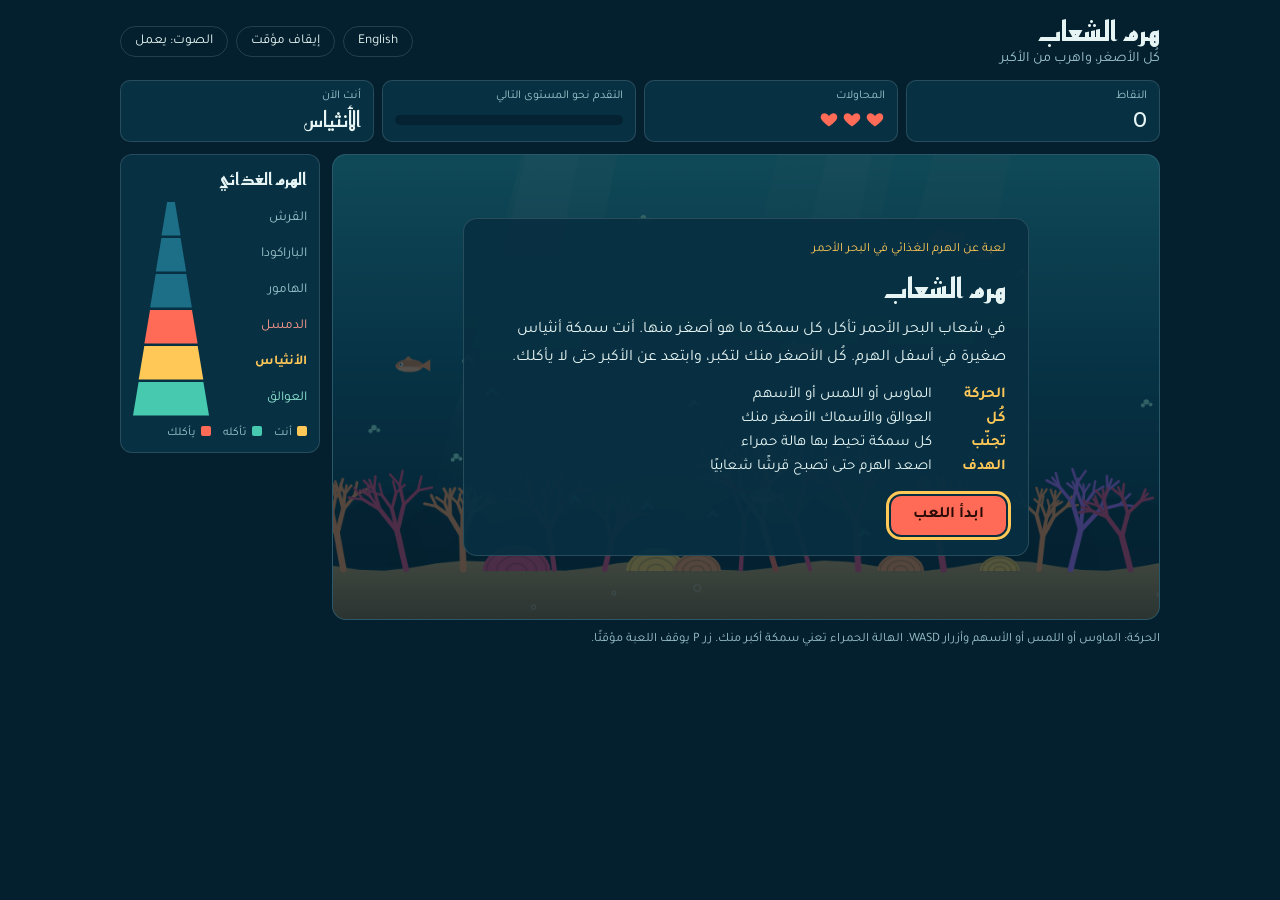
<file: هرم الشعاب.html>
<!doctype html><html><head><meta charset=utf8><meta name=viewport content="width=device-width,initial-scale=1,viewport-fit=cover"><style>:root{color-scheme:light;box-sizing:border-box;padding-top:env(safe-area-inset-top,0px);padding-bottom:env(safe-area-inset-bottom,0px)}html{scroll-padding-top:env(safe-area-inset-top,0px)}body{margin:0;padding:0;font:14px -apple-system,BlinkMacSystemFont,sans-serif;background:#fff;color:#000}img{max-width:100%}[hidden]:not([hidden=until-found i]){display:none!important}</style></head><body>
<title>هرم الشعاب</title>
<meta name="claude:viewport-fit-sides" content="cover">
<link rel="preconnect" href="https://fonts.googleapis.com">
<link rel="preconnect" href="https://fonts.gstatic.com" crossorigin>
<link href="https://fonts.googleapis.com/css2?family=Reem+Kufi:wght@500;700&family=Tajawal:wght@400;500;700&display=swap" rel="stylesheet">
<style>
/* Layout: title bar, four-cell HUD, then the sea stage beside a food-pyramid column (stacked on phones). Single dark sea palette by choice. */
:root {
  --abyss: #04202e;
  --deep: #0a3d52;
  --shallow: #1b8a9c;
  --foam: #e6f5f3;
  --coral: #ff6b57;
  --sun: #ffc857;
  --reefgreen: #47c9b0;
  --ink-soft: #9cc3cb;
  --line: rgba(230, 245, 243, 0.14);
  --font-display: 'Reem Kufi', 'Tajawal', system-ui, sans-serif;
  --font-body: 'Tajawal', system-ui, sans-serif;
  color-scheme: dark;
}
body {
  background: var(--abyss);
  color: var(--foam);
  font-family: var(--font-body);
  font-size: 16px;
  padding-block: 16px;
  padding-left: max(16px, env(safe-area-inset-left, 0px));
  padding-right: max(16px, env(safe-area-inset-right, 0px));
}
.app { max-width: 1040px; margin-inline: auto; display: flex; flex-direction: column; gap: 12px; }
.top { display: flex; flex-wrap: wrap; align-items: center; justify-content: space-between; gap: 10px; }
.top h1 { font-family: var(--font-display); font-size: 1.7rem; line-height: 1.2; margin: 0; }
.top .tag { margin: 2px 0 0; color: var(--ink-soft); font-size: .9rem; }
.tools { display: flex; gap: 8px; flex-wrap: wrap; }
.chip {
  font: inherit; font-size: .85rem; color: var(--foam); background: transparent;
  border: 1px solid var(--line); border-radius: 99px; padding: 6px 14px; cursor: pointer;
}
.chip:hover { background: rgba(230, 245, 243, .08); }
.chip:focus-visible, .btn:focus-visible { outline: 3px solid var(--sun); outline-offset: 2px; }

.hud { display: grid; grid-template-columns: repeat(4, minmax(0, 1fr)); gap: 8px; }
@media (max-width: 520px) { .hud { grid-template-columns: repeat(2, minmax(0, 1fr)); } }
.stat {
  background: rgba(10, 61, 82, .6); border: 1px solid var(--line); border-radius: 10px;
  padding: 8px 12px; display: flex; flex-direction: column; gap: 4px; min-width: 0;
}
.stat .k { font-size: .75rem; color: var(--ink-soft); }
.stat .v { font-family: var(--font-display); font-size: 1.35rem; line-height: 1.2; font-variant-numeric: tabular-nums; display: flex; gap: 3px; align-items: center; min-height: 1.6rem; }
.bar { height: 10px; border-radius: 99px; background: rgba(4, 32, 46, .85); overflow: hidden; margin-top: 8px; }
.bar i { display: block; height: 100%; width: 0; background: linear-gradient(90deg, var(--shallow), #6fe0c8); transition: width .25s; }
.heart { fill: var(--coral); }
.heart.off { opacity: .22; }

.play { display: grid; grid-template-columns: minmax(0, 1fr) 200px; gap: 12px; align-items: start; }
@media (max-width: 760px) { .play { grid-template-columns: minmax(0, 1fr); } }
.stage { position: relative; border-radius: 14px; overflow: hidden; background: var(--deep); border: 1px solid var(--line); }
.stage canvas { display: block; width: 100%; height: auto; touch-action: none; cursor: crosshair; }
.toast {
  position: absolute; top: 10px; inset-inline: 12px; margin-inline: auto; width: fit-content; max-width: calc(100% - 24px);
  background: rgba(4, 32, 46, .88); border: 1px solid rgba(255, 200, 87, .5); color: var(--foam);
  padding: 8px 16px; border-radius: 10px; font-size: .95rem; line-height: 1.6; text-align: center; pointer-events: none;
}
.panel { position: absolute; inset: 0; display: flex; padding: 12px; overflow: auto; background: rgba(4, 32, 46, .68); }
.card {
  margin: auto; width: min(100%, 520px); background: rgba(8, 48, 66, .95);
  border: 1px solid var(--line); border-radius: 14px; padding: 20px 22px;
  display: flex; flex-direction: column; gap: 10px; align-items: flex-start;
}
.card h2 { font-family: var(--font-display); font-size: 1.7rem; line-height: 1.25; margin: 0; text-wrap: balance; }
.card h3 { font-size: 1rem; margin: 6px 0 0; color: var(--sun); }
.card p { margin: 0; line-height: 1.75; }
.card .eyebrow { font-size: .8rem; color: var(--sun); }
.how { display: grid; gap: 6px; margin: 4px 0 6px; font-size: .95rem; }
.how div { display: flex; gap: 10px; }
.how dt { font-weight: 700; color: var(--sun); min-width: 4.2em; }
.how dd { margin: 0; }
.endstats { display: flex; gap: 22px; flex-wrap: wrap; }
.endstats div { display: flex; flex-direction: column; }
.endstats .n { font-family: var(--font-display); font-size: 1.8rem; line-height: 1.1; font-variant-numeric: tabular-nums; }
.endstats .t { font-size: .8rem; color: var(--ink-soft); }
.learned { margin: 0; padding: 0; list-style: none; display: grid; gap: 8px; font-size: .92rem; line-height: 1.65; }
.btn {
  font: inherit; font-weight: 700; color: #2b0b06; background: var(--coral); border: 0;
  border-radius: 10px; padding: 10px 22px; cursor: pointer; margin-top: 4px;
}
.btn:hover { background: #ff8270; }
.hint { margin: 0; font-size: .8rem; color: var(--ink-soft); }

.pyr { background: rgba(10, 61, 82, .6); border: 1px solid var(--line); border-radius: 12px; padding: 12px; display: flex; flex-direction: column; gap: 10px; }
.pyr h2 { margin: 0; font-family: var(--font-display); font-size: 1.05rem; }
.lvls { display: flex; flex-direction: column; gap: 2px; }
.lvl { display: flex; align-items: center; gap: 10px; height: 34px; }
.lvl .nm { flex: 1; min-width: 0; font-size: .85rem; color: var(--ink-soft); white-space: nowrap; }
.lvl .sh { width: 76px; height: 100%; flex: none; background: #1c6f86; }
.lvl.me .sh { background: var(--sun); }
.lvl.me .nm { color: var(--sun); font-weight: 700; }
.lvl.prey .sh { background: var(--reefgreen); }
.lvl.prey .nm { color: #8fe6d3; }
.lvl.pred .sh { background: var(--coral); }
.lvl.pred .nm { color: #ff9a8c; }
.legend { display: flex; flex-wrap: wrap; gap: 4px 12px; font-size: .75rem; color: var(--ink-soft); }
.legend i { display: inline-block; width: 10px; height: 10px; border-radius: 2px; margin-inline-end: 5px; vertical-align: -1px; }
@media (max-width: 760px) { .pyr { max-width: 340px; width: 100%; margin-inline: auto; } }
</style>

<main class="app" id="app" dir="rtl" lang="ar">
  <header class="top">
    <div>
      <h1 data-i="title">هرم الشعاب</h1>
      <p class="tag" data-i="tag">كُل الأصغر، واهرب من الأكبر</p>
    </div>
    <div class="tools">
      <button class="chip" id="bLang" type="button">English</button>
      <button class="chip" id="bPause" type="button">إيقاف مؤقت</button>
      <button class="chip" id="bSound" type="button">الصوت: يعمل</button>
    </div>
  </header>

  <section class="hud">
    <div class="stat"><span class="k" data-i="kScore">النقاط</span><span class="v" id="hScore">0</span></div>
    <div class="stat"><span class="k" data-i="kLives">المحاولات</span><span class="v" id="hLives"></span></div>
    <div class="stat"><span class="k" data-i="kProg">التقدم نحو المستوى التالي</span><div class="bar"><i id="hBar"></i></div></div>
    <div class="stat"><span class="k" data-i="kYou">أنت الآن</span><span class="v" id="hName">الأنثياس</span></div>
  </section>

  <div class="play">
    <div class="stage" id="stage">
      <canvas id="cv" width="960" height="540" role="img" aria-label="منطقة اللعب: سمكة صغيرة تأكل الأسماك الأصغر منها وتهرب من الأكبر بين الشعاب المرجانية"></canvas>
      <div class="toast" id="toast" hidden></div>
      <div class="panel" id="panel"></div>
    </div>
    <aside class="pyr" id="pyrBox" aria-label="الهرم الغذائي">
      <h2 data-i="pyr">الهرم الغذائي</h2>
      <div class="lvls" id="lvls"></div>
      <div class="legend">
        <span><i style="background:var(--sun)"></i><span data-i="lgMe">أنت</span></span>
        <span><i style="background:var(--reefgreen)"></i><span data-i="lgPrey">تأكله</span></span>
        <span><i style="background:var(--coral)"></i><span data-i="lgPred">يأكلك</span></span>
      </div>
    </aside>
  </div>
  <p class="hint" data-i="hint">الحركة: الماوس أو اللمس أو الأسهم وأزرار WASD. الهالة الحمراء تعني سمكة أكبر منك. زر P يوقف اللعبة مؤقتًا.</p>
</main>

<script>
(() => {
  const $ = id => document.getElementById(id);
  const cv = $('cv'), ctx = cv.getContext('2d'), stage = $('stage'), panel = $('panel'), toast = $('toast');
  const reduce = matchMedia('(prefers-reduced-motion: reduce)').matches;
  const rnd = (a, b) => a + Math.random() * (b - a);
  const clamp = (v, a, b) => Math.max(a, Math.min(b, v));

  // Food pyramid, bottom (0) to top (5). r = radius, L/H = body proportions, sp = swim speed range.
  const TIER = [
    { n: 'العوالق', s: 'العوالق', ne: 'Plankton', se: 'Plankton', r: 5, pts: 1, col: '#9ff5df' },
    { n: 'سمكة الأنثياس', s: 'الأنثياس', ne: 'Red Sea anthias', se: 'Anthias', r: 12, pts: 3, L: 1.35, H: .62, col: '#ff9a5c', sp: [70, 110] },
    { n: 'سمكة الدمسل', s: 'الدمسل', ne: 'Damselfish', se: 'Damselfish', r: 17, pts: 6, L: 1.15, H: .78, col: '#3fc7b0', sp: [80, 120] },
    { n: 'سمكة الهامور', s: 'الهامور', ne: 'Grouper', se: 'Grouper', r: 24, pts: 12, L: 1.4, H: .8, col: '#c25a42', sp: [85, 125] },
    { n: 'سمكة الباراكودا', s: 'الباراكودا', ne: 'Barracuda', se: 'Barracuda', r: 28, pts: 24, L: 2.0, H: .36, col: '#a9bcc6', sp: [110, 150] },
    { n: 'القرش الشعابي', s: 'القرش', ne: 'Reef shark', se: 'Shark', r: 40, pts: 0, L: 1.8, H: .55, col: '#7d8d99', sp: [100, 140] }
  ];
  const START = [0, 0, 12, 36, 80, 150];   // points needed to reach stage 1..5
  const WIN = 240;

  // ---------- canvas + scene ----------
  let W = 960, H = 540, DPR = 1, floorY = 470, bgCv = null, rays = [];
  function setupCanvas() {
    const portrait = stage.clientWidth > 0 && stage.clientWidth < 640;
    W = portrait ? 540 : 960; H = portrait ? 720 : 540;
    DPR = Math.min(2, window.devicePixelRatio || 1);
    cv.width = W * DPR; cv.height = H * DPR;
    ctx.setTransform(DPR, 0, 0, DPR, 0, 0);
    floorY = H - 70;
    rays = Array.from({ length: 5 }, () => ({ x: rnd(0, W), w: rnd(60, 140), sp: rnd(6, 14), a: rnd(.05, .1) }));
    renderBg();
  }
  function branch(g, x, y, len, ang, depth, w, col) {
    const x2 = x + Math.cos(ang) * len, y2 = y + Math.sin(ang) * len;
    g.strokeStyle = col; g.lineWidth = w; g.lineCap = 'round';
    g.beginPath(); g.moveTo(x, y); g.lineTo(x2, y2); g.stroke();
    if (depth > 0) {
      branch(g, x2, y2, len * .72, ang - rnd(.35, .6), depth - 1, w * .75, col);
      branch(g, x2, y2, len * .72, ang + rnd(.35, .6), depth - 1, w * .75, col);
      if (Math.random() < .5) branch(g, x2, y2, len * .6, ang + rnd(-.15, .15), depth - 1, w * .7, col);
    }
  }
  function renderBg() {
    bgCv = document.createElement('canvas');
    bgCv.width = W * DPR; bgCv.height = H * DPR;
    const g = bgCv.getContext('2d');
    g.setTransform(DPR, 0, 0, DPR, 0, 0);
    const wg = g.createLinearGradient(0, 0, 0, H);
    wg.addColorStop(0, '#2aa3b0'); wg.addColorStop(.45, '#0f5d78'); wg.addColorStop(1, '#04202e');
    g.fillStyle = wg; g.fillRect(0, 0, W, H);
    g.fillStyle = 'rgba(4,32,46,.35)';
    for (let x = -20; x < W; x += rnd(70, 130)) {
      g.beginPath(); g.ellipse(x, floorY + 10, rnd(70, 140), rnd(50, 120), 0, Math.PI, 0); g.fill();
    }
    const sg = g.createLinearGradient(0, floorY - 10, 0, H);
    sg.addColorStop(0, '#c9a46b'); sg.addColorStop(1, '#7f6139');
    g.fillStyle = sg; g.beginPath(); g.moveTo(0, floorY + 8);
    for (let x = 0; x <= W; x += 30) g.lineTo(x, floorY + 8 + Math.sin(x * .03) * 6);
    g.lineTo(W, H); g.lineTo(0, H); g.closePath(); g.fill();
    const cols = ['#ff6b57', '#e84a7f', '#ffc857', '#b66dff', '#ff9a5c'];
    for (let x = 12; x < W; x += rnd(34, 74)) {
      const col = cols[(Math.random() * cols.length) | 0];
      if (Math.random() < .65) {
        branch(g, x, floorY + 12, rnd(34, 62), -Math.PI / 2 + rnd(-.3, .3), 3, rnd(5, 8), col);
      } else {
        const r = rnd(22, 40);
        g.fillStyle = col; g.beginPath(); g.ellipse(x, floorY + 14, r, r * .75, 0, Math.PI, 0); g.fill();
        g.strokeStyle = 'rgba(0,0,0,.18)'; g.lineWidth = 2;
        for (let k = 1; k <= 3; k++) { g.beginPath(); g.ellipse(x, floorY + 14, r * k / 3.4, r * .75 * k / 3.4, 0, Math.PI, 0); g.stroke(); }
      }
    }
  }

  // ---------- state ----------
  const P = { x: 0, y: 0, tx: 0, ty: 0, r: 12, face: 1, inv: 0, pulse: 0 };
  let S = { pts: 0, stage: 1, lives: 3 };
  let state = 'menu', T = 0, spawnT = 0, bubT = 0, shake = 0, toastTimer = 0;
  let fish = [], parts = [], bubbles = [];
  const keys = {};

  function playerR() {
    const s = S.stage, a = TIER[s].r, b = s < 5 ? TIER[s + 1].r * .92 : TIER[5].r * 1.2;
    const end = s < 5 ? START[s + 1] : WIN;
    return a + (b - a) * clamp((S.pts - START[s]) / (end - START[s]), 0, 1);
  }
  const canEat = t => t < S.stage && t >= S.stage - 2;

  // ---------- language (Arabic / English) ----------
  let lang = 'ar';
  try { if (localStorage.getItem('rsp-lang') === 'en') lang = 'en'; } catch (e) { /* storage is optional */ }
  const STR = {
    ar: {
      tag: 'كُل الأصغر، واهرب من الأكبر', title: 'هرم الشعاب',
      pause: 'إيقاف مؤقت', resume: 'استئناف', soundOn: 'الصوت: يعمل', soundOff: 'الصوت: مكتوم',
      kScore: 'النقاط', kLives: 'المحاولات', kProg: 'التقدم نحو المستوى التالي', kYou: 'أنت الآن',
      pyr: 'الهرم الغذائي', lgMe: 'أنت', lgPrey: 'تأكله', lgPred: 'يأكلك',
      hint: 'الحركة: الماوس أو اللمس أو الأسهم وأزرار WASD. الهالة الحمراء تعني سمكة أكبر منك. زر P يوقف اللعبة مؤقتًا.',
      canvasAria: 'منطقة اللعب: سمكة صغيرة تأكل الأسماك الأصغر منها وتهرب من الأكبر بين الشعاب المرجانية',
      livesAria: 'المحاولات المتبقية: ', you: 'أنت', and: ' و',
      toast: (n, p) => `أصبحت ${n}. الآن تستطيع أكل ${p}`,
      menuEyebrow: 'لعبة عن الهرم الغذائي في البحر الأحمر',
      menuP: 'في شعاب البحر الأحمر تأكل كل سمكة ما هو أصغر منها. أنت سمكة أنثياس صغيرة في أسفل الهرم. كُل الأصغر منك لتكبر، وابتعد عن الأكبر حتى لا يأكلك.',
      dtMove: 'الحركة', ddMove: 'الماوس أو اللمس أو الأسهم', dtEat: 'كُل', ddEat: 'العوالق والأسماك الأصغر منك',
      dtAvoid: 'تجنّب', ddAvoid: 'كل سمكة تحيط بها هالة حمراء', dtGoal: 'الهدف', ddGoal: 'اصعد الهرم حتى تصبح قرشًا شعابيًا',
      start: 'ابدأ اللعب', pausedH: 'متوقف مؤقتًا', pausedP: 'اضغط استئناف للعودة إلى الشعاب.',
      eyWin: 'أحسنت', eyLose: 'انتهت الرحلة', hWin: 'وصلت إلى قمة الهرم', hLose: 'حاول مرة أخرى',
      reasonWin: 'أصبحت قرشًا شعابيًا بعد أن مررت بكل مستويات الهرم الغذائي.',
      reasonLose: 'أكلتك سمكة أكبر منك. في الهرم الغذائي يأكل كل مستوى ما دونه.',
      stScore: 'النقاط', stLevel: 'أعلى مستوى وصلت إليه', recall: 'تذكّر عن الهرم الغذائي',
      r1: 'العوالق في قاعدة الهرم، وعليها تعيش الأسماك الصغيرة.',
      r2: 'كلما صعدنا إلى أعلى قلّ العدد وكبر الحجم، فالقروش أقل بكثير من الأنثياس.',
      r3: 'ينتقل نحو 10% تقريبًا من الطاقة من مستوى إلى المستوى الذي فوقه، ولهذا لا يتسع الهرم لعدد كبير من المفترسات.',
      again: 'العب مرة أخرى'
    },
    en: {
      tag: 'Eat the smaller, flee the bigger', title: 'Reef Pyramid',
      pause: 'Pause', resume: 'Resume', soundOn: 'Sound: on', soundOff: 'Sound: off',
      kScore: 'Score', kLives: 'Lives', kProg: 'Progress to next level', kYou: 'You are now',
      pyr: 'Food pyramid', lgMe: 'You', lgPrey: 'You eat', lgPred: 'Eats you',
      hint: 'Move: mouse, touch, or arrow keys / WASD. A red halo means a fish bigger than you. Press P to pause.',
      canvasAria: 'Play area: a small fish eats smaller fish and flees bigger ones among the coral reef',
      livesAria: 'Lives left: ', you: 'You', and: ' and ',
      toast: (n, p) => `You evolved into: ${n}. You can now eat: ${p}.`,
      menuEyebrow: 'A game about the Red Sea food pyramid',
      menuP: 'On Red Sea reefs, each fish eats what is smaller than itself. You are a small anthias at the bottom of the pyramid. Eat the smaller fish to grow, and stay away from bigger ones so they do not eat you.',
      dtMove: 'Move', ddMove: 'Mouse, touch or arrow keys', dtEat: 'Eat', ddEat: 'Plankton and fish smaller than you',
      dtAvoid: 'Avoid', ddAvoid: 'Any fish with a red halo', dtGoal: 'Goal', ddGoal: 'Climb the pyramid until you become a reef shark',
      start: 'Start playing', pausedH: 'Paused', pausedP: 'Press resume to go back to the reef.',
      eyWin: 'Well done', eyLose: 'Trip over', hWin: 'You reached the top of the pyramid', hLose: 'Try again',
      reasonWin: 'You became a reef shark after passing through every level of the food pyramid.',
      reasonLose: 'A bigger fish ate you. In the food pyramid, each level eats the one below it.',
      stScore: 'Score', stLevel: 'Highest level reached', recall: 'Remember about the food pyramid',
      r1: 'Plankton sits at the base of the pyramid, and small fish live on it.',
      r2: 'The higher you go, the fewer and bigger the animals. There are far fewer sharks than anthias.',
      r3: 'Roughly 10% of the energy passes from one level to the one above, which is why the top can only hold a few predators.',
      again: 'Play again'
    }
  };
  const L = (k, ...a) => { const v = STR[lang][k]; return typeof v === 'function' ? v(...a) : v; };
  const sn = t => (lang === 'ar' ? TIER[t].s : TIER[t].se);
  const fn = t => (lang === 'ar' ? TIER[t].n : TIER[t].ne);

  // ---------- audio ----------
  let actx = null, muted = false;
  function beep(f, d, type, v, slide) {
    if (muted) return;
    try {
      actx = actx || new (window.AudioContext || window.webkitAudioContext)();
      if (actx.state === 'suspended') actx.resume();
      const t0 = actx.currentTime, o = actx.createOscillator(), g = actx.createGain();
      o.type = type || 'sine'; o.frequency.setValueAtTime(f, t0);
      if (slide) o.frequency.exponentialRampToValueAtTime(f * slide, t0 + d);
      g.gain.setValueAtTime(v || .07, t0); g.gain.exponentialRampToValueAtTime(.0001, t0 + d);
      o.connect(g); g.connect(actx.destination); o.start(t0); o.stop(t0 + d);
    } catch (e) { /* audio is optional */ }
  }

  // ---------- HUD, pyramid, panels ----------
  const heart = on => `<svg class="heart${on ? '' : ' off'}" viewBox="0 0 24 24" width="20" height="20" aria-hidden="true"><path d="M12 21s-7.5-4.6-9.5-9.2C1.2 8.6 3.2 5 6.6 5c2 0 3.5 1.1 5.4 3.3C13.9 6.1 15.4 5 17.4 5c3.4 0 5.4 3.6 4.1 6.8C19.5 16.4 12 21 12 21z"/></svg>`;
  (function buildPyramid() {
    const bound = i => 10 + i * (90 / 6);
    let html = '';
    for (let row = 0; row < 6; row++) {
      const t = 5 - row, top = bound(row), bot = bound(row + 1);
      const clip = `polygon(${50 - top / 2}% 0, ${50 + top / 2}% 0, ${50 + bot / 2}% 100%, ${50 - bot / 2}% 100%)`;
      html += `<div class="lvl" data-t="${t}"><span class="nm">${sn(t)}</span><span class="sh" style="clip-path:${clip}"></span></div>`;
    }
    $('lvls').innerHTML = html;
  })();
  function updateHud() {
    $('hScore').textContent = S.pts;
    $('hLives').innerHTML = [0, 1, 2].map(i => heart(i < S.lives)).join('');
    $('hLives').setAttribute('aria-label', L('livesAria') + S.lives);
    const end = S.stage < 5 ? START[S.stage + 1] : WIN;
    $('hBar').style.width = clamp((S.pts - START[S.stage]) / (end - START[S.stage]) * 100, 0, 100) + '%';
    $('hName').textContent = sn(S.stage);
    document.querySelectorAll('.lvl').forEach(el => {
      const t = +el.dataset.t;
      el.classList.toggle('me', t === S.stage);
      el.classList.toggle('prey', canEat(t));
      el.classList.toggle('pred', t === S.stage + 1);
    });
  }
  function showToast(msg) {
    toast.textContent = msg; toast.hidden = false;
    clearTimeout(toastTimer); toastTimer = setTimeout(() => { toast.hidden = true; }, 3600);
  }
  function showPanel(html) {
    panel.innerHTML = html; panel.hidden = false;
    const b = panel.querySelector('[data-act]');
    if (b) { try { b.focus({ preventScroll: true }); } catch (e) { /* ignore */ } }
  }
  const hidePanel = () => { panel.hidden = true; panel.innerHTML = ''; };

  function menuPanel() {
    showPanel(`<div class="card">
      <p class="eyebrow">${L('menuEyebrow')}</p>
      <h2>${L('title')}</h2>
      <p>${L('menuP')}</p>
      <dl class="how">
        <div><dt>${L('dtMove')}</dt><dd>${L('ddMove')}</dd></div>
        <div><dt>${L('dtEat')}</dt><dd>${L('ddEat')}</dd></div>
        <div><dt>${L('dtAvoid')}</dt><dd>${L('ddAvoid')}</dd></div>
        <div><dt>${L('dtGoal')}</dt><dd>${L('ddGoal')}</dd></div>
      </dl>
      <button class="btn" type="button" data-act="start">${L('start')}</button>
    </div>`);
  }
  function pausePanel() {
    showPanel(`<div class="card"><h2>${L('pausedH')}</h2><p>${L('pausedP')}</p><button class="btn" type="button" data-act="resume">${L('resume')}</button></div>`);
  }
  const setPauseLabel = () => { $('bPause').textContent = state === 'pause' ? L('resume') : L('pause'); };
  const setSoundLabel = () => { $('bSound').textContent = muted ? L('soundOff') : L('soundOn'); };
  function renderPanel() {
    if (state === 'menu') menuPanel();
    else if (state === 'pause') pausePanel();
    else if (state === 'over' || state === 'win') endPanel();
  }
  function applyLang() {
    const app = $('app');
    app.dir = lang === 'ar' ? 'rtl' : 'ltr'; app.lang = lang;
    document.querySelectorAll('[data-i]').forEach(el => { el.textContent = L(el.dataset.i); });
    $('bLang').textContent = lang === 'ar' ? 'English' : 'عربي';
    cv.setAttribute('aria-label', L('canvasAria'));
    $('pyrBox').setAttribute('aria-label', L('pyr'));
    document.querySelectorAll('.lvl').forEach(el => { el.querySelector('.nm').textContent = sn(+el.dataset.t); });
    setPauseLabel(); setSoundLabel();
    toast.hidden = true;
    updateHud(); renderPanel();
  }
  function endPanel() {
    const win = state === 'win';
    showPanel(`<div class="card">
      <p class="eyebrow">${win ? L('eyWin') : L('eyLose')}</p>
      <h2>${win ? L('hWin') : L('hLose')}</h2>
      <p>${win ? L('reasonWin') : L('reasonLose')}</p>
      <div class="endstats">
        <div><span class="n">${S.pts}</span><span class="t">${L('stScore')}</span></div>
        <div><span class="n">${sn(S.stage)}</span><span class="t">${L('stLevel')}</span></div>
      </div>
      <h3>${L('recall')}</h3>
      <ul class="learned">
        <li>${L('r1')}</li>
        <li>${L('r2')}</li>
        <li>${L('r3')}</li>
      </ul>
      <button class="btn" type="button" data-act="again">${L('again')}</button>
    </div>`);
  }

  // ---------- flow ----------
  function resetGame() {
    setupCanvas();
    S = { pts: 0, stage: 1, lives: 3 };
    fish = []; parts = []; bubbles = [];
    P.r = playerR(); P.x = P.tx = W / 2; P.y = P.ty = H * .4; P.inv = 0; P.pulse = 0; P.face = 1;
    for (let i = 0; i < 16; i++) fish.push({ t: 0, x: rnd(20, W - 20), y: rnd(60, floorY - 20), vx: rnd(-14, 14), vy: rnd(-6, 6), r: 5, ph: rnd(0, 6) });
    for (let i = 0; i < 4; i++) spawnFish(true);
    spawnT = 1; shake = 0; toast.hidden = true;
    updateHud();
  }
  function startGame() { resetGame(); state = 'play'; hidePanel(); beep(520, .15, 'sine', .06, 1.5); }
  function endGame(win) {
    state = win ? 'win' : 'over';
    if (win) [523, 659, 784, 1047].forEach((f, i) => setTimeout(() => beep(f, .18, 'triangle', .07), i * 120));
    else beep(180, .5, 'sawtooth', .06, .5);
    endPanel();
  }
  function pause() {
    if (state !== 'play') return;
    state = 'pause'; setPauseLabel(); pausePanel();
  }
  function resume() {
    if (state !== 'pause') return;
    state = 'play'; setPauseLabel(); hidePanel();
  }
  panel.addEventListener('click', e => {
    const b = e.target.closest('[data-act]'); if (!b) return;
    const a = b.dataset.act;
    if (a === 'start' || a === 'again') startGame(); else if (a === 'resume') resume();
  });
  $('bPause').addEventListener('click', () => { state === 'play' ? pause() : resume(); });
  $('bSound').addEventListener('click', () => {
    muted = !muted; setSoundLabel();
    if (!muted) beep(660, .08, 'sine', .05);
  });
  $('bLang').addEventListener('click', () => {
    lang = lang === 'ar' ? 'en' : 'ar';
    try { localStorage.setItem('rsp-lang', lang); } catch (e) { /* storage is optional */ }
    applyLang();
  });
  document.addEventListener('visibilitychange', () => { if (document.hidden) pause(); });

  // ---------- input ----------
  const KM = { ArrowLeft: 'left', KeyA: 'left', ArrowRight: 'right', KeyD: 'right', ArrowUp: 'up', KeyW: 'up', ArrowDown: 'down', KeyS: 'down' };
  addEventListener('keydown', e => {
    if (e.code === 'KeyP') { state === 'play' ? pause() : resume(); return; }
    const k = KM[e.code];
    if (k) { keys[k] = true; if (state === 'play') e.preventDefault(); }
  });
  addEventListener('keyup', e => { const k = KM[e.code]; if (k) keys[k] = false; });
  function aim(e) {
    const r = cv.getBoundingClientRect(), k = W / r.width;
    P.tx = (e.clientX - r.left) * k;
    P.ty = (e.clientY - r.top) * k - (e.pointerType === 'touch' ? 50 * k : 0);
  }
  cv.addEventListener('pointermove', e => { if (e.pointerType === 'mouse' || e.buttons) aim(e); });
  cv.addEventListener('pointerdown', e => { aim(e); try { cv.setPointerCapture(e.pointerId); } catch (err) { /* ignore */ } });

  // ---------- spawning ----------
  function spawnFish(initial) {
    const s = S.stage, roll = Math.random();
    const lo = Math.max(1, s - 2), hi = s - 1;
    let t;
    if (roll < .55 && hi >= 1) t = lo + ((Math.random() * (hi - lo + 1)) | 0);
    else if (roll < .75) t = s;
    else t = Math.min(5, s + 1);
    const preds = fish.filter(f => f.t > s).length;
    if (t > s && (initial || preds >= 2)) t = s;
    const sp = TIER[t].sp, dir = Math.random() < .5 ? 1 : -1, speed = rnd(sp[0], sp[1]);
    let x, y;
    if (initial) {
      for (let i = 0; i < 12; i++) { x = rnd(60, W - 60); y = rnd(80, floorY - 50); if (Math.hypot(x - P.x, y - P.y) > 170) break; }
    } else { x = dir > 0 ? -90 : W + 90; y = rnd(70, floorY - 40); }
    fish.push({ t, x, y, vx: dir * speed, vy: 0, r: TIER[t].r, ph: rnd(0, 6) });
  }
  const pop = (x, y, txt, col) => parts.push({ x, y, t: 0, txt, col });

  // ---------- events ----------
  function eat(f) {
    f.dead = true; P.pulse = 1;
    const gain = TIER[f.t].pts;
    S.pts += gain; pop(f.x, f.y, '+' + gain, '#ffc857');
    beep(420 + f.t * 90, .1, 'sine', .07, 1.6);
    for (let i = 0; i < 5; i++) bubbles.push({ x: f.x + rnd(-8, 8), y: f.y + rnd(-6, 6), r: rnd(2, 4), v: rnd(40, 80), ph: rnd(0, 6) });
    while (S.stage < 5 && S.pts >= START[S.stage + 1]) {
      S.stage++;
      const prey = [];
      for (let t = Math.max(0, S.stage - 2); t < S.stage; t++) prey.push(sn(t));
      showToast(L('toast', fn(S.stage), prey.join(L('and'))));
      [523, 659, 784].forEach((fr, i) => setTimeout(() => beep(fr, .16, 'triangle', .07), i * 110));
    }
    updateHud();
    if (S.stage === 5 && S.pts >= WIN) endGame(true);
  }
  function hit(f) {
    S.lives--; P.inv = 1.8; shake = .3; beep(140, .25, 'sawtooth', .06, .6);
    const dx = P.x - f.x, dy = P.y - f.y, d = Math.hypot(dx, dy) || 1;
    P.tx = clamp(P.x + dx / d * 150, 24, W - 24); P.ty = clamp(P.y + dy / d * 150, 40, floorY - 8);
    updateHud();
    if (S.lives <= 0) endGame(false);
  }

  // ---------- update ----------
  function updBubbles(dt) {
    bubT -= dt;
    if (bubT <= 0) { bubbles.push({ x: rnd(0, W), y: H + 10, r: rnd(1.5, 4), v: rnd(25, 55), ph: rnd(0, 6) }); bubT = rnd(.15, .4); }
    for (const b of bubbles) { b.y -= b.v * dt; b.x += Math.sin(T * 2 + b.ph) * 8 * dt; }
    bubbles = bubbles.filter(b => b.y > -10);
  }
  function updParts(dt) {
    for (const p of parts) { p.t += dt; p.y -= 34 * dt; }
    parts = parts.filter(p => p.t < 1);
  }
  function moveFish(dt) {
    for (const f of fish) {
      f.x += f.vx * dt; f.y += f.vy * dt;
      if (f.t === 0) {
        f.vy += Math.sin(T + f.ph) * 4 * dt;
        if (f.x < -20) f.x = W + 20; else if (f.x > W + 20) f.x = -20;
      } else {
        f.y += Math.sin(T * 1.5 + f.ph) * 8 * dt;
        if (f.t > S.stage && state === 'play') { f.vy += clamp(P.y - f.y, -1, 1) * 40 * dt; f.vy = clamp(f.vy, -70, 70); }
      }
      f.y = clamp(f.y, 40, floorY - 6);
    }
    fish = fish.filter(f => !f.dead && f.x > -260 && f.x < W + 260);
  }
  function movePlayer(dt) {
    const ox = P.x;
    P.x += (P.tx - P.x) * Math.min(1, 7 * dt);
    P.y += (P.ty - P.y) * Math.min(1, 7 * dt);
    if (Math.abs(P.x - ox) > .15) P.face = P.x > ox ? 1 : -1;
    P.pulse = Math.max(0, P.pulse - dt * 4);
  }
  function idle(dt) {
    T += dt; updBubbles(dt); updParts(dt); moveFish(dt);
    if (state !== 'pause') {
      P.tx = W / 2 + Math.sin(T * .6) * 120; P.ty = H * .4 + Math.sin(T * 1.1) * 14;
      movePlayer(dt);
    }
    shake = Math.max(0, shake - dt);
  }
  function update(dt) {
    T += dt;
    const kx = (keys.right ? 1 : 0) - (keys.left ? 1 : 0), ky = (keys.down ? 1 : 0) - (keys.up ? 1 : 0);
    if (kx || ky) { P.tx += kx * 340 * dt; P.ty += ky * 340 * dt; }
    P.tx = clamp(P.tx, 24, W - 24); P.ty = clamp(P.ty, 40, floorY - 8);
    movePlayer(dt);
    P.r = playerR();
    P.inv = Math.max(0, P.inv - dt); shake = Math.max(0, shake - dt);

    spawnT -= dt;
    if (spawnT <= 0) {
      if (fish.filter(f => f.t > 0).length < 9) spawnFish(false);
      spawnT = Math.max(.55, 1.0 - S.stage * .06) * rnd(.8, 1.2);
    }
    moveFish(dt);

    for (const f of fish) {
      if (f.dead || state !== 'play') continue;
      const reach = f.r * .8 + P.r * .8 + (f.t <= 1 ? 5 : 0);
      if (Math.hypot(f.x - P.x, f.y - P.y) >= reach) continue;
      if (canEat(f.t)) eat(f);
      else if (f.t > S.stage && P.inv <= 0) hit(f);
    }
    updBubbles(dt); updParts(dt);
  }

  // ---------- drawing ----------
  function drawRays() {
    for (const r of rays) {
      const x = ((r.x + (reduce ? 0 : T * r.sp)) % (W + 240)) - 120;
      const g = ctx.createLinearGradient(0, 0, 0, floorY);
      g.addColorStop(0, `rgba(255,255,255,${r.a})`); g.addColorStop(1, 'rgba(255,255,255,0)');
      ctx.fillStyle = g; ctx.beginPath();
      ctx.moveTo(x, 0); ctx.lineTo(x + r.w, 0); ctx.lineTo(x + r.w - 90, floorY); ctx.lineTo(x - 90 - r.w * .3, floorY);
      ctx.closePath(); ctx.fill();
    }
  }
  function drawPlankton(f) {
    ctx.globalAlpha = canEat(0) ? .95 : .35;
    ctx.fillStyle = TIER[0].col;
    const bob = Math.sin(T * 2 + f.ph) * 2;
    for (const [dx, dy, rr] of [[0, 0, 3.2], [5, 3, 2.2], [-4, 4, 2.4]]) { ctx.beginPath(); ctx.arc(f.x + dx, f.y + dy + bob, rr, 0, 7); ctx.fill(); }
    ctx.globalAlpha = 1;
  }
  function drawFish(x, y, t, r, dir, ph, isP) {
    const d = TIER[t], L = r * d.L, Hh = r * d.H;
    ctx.save(); ctx.translate(x, y); ctx.scale(dir, 1);
    const wag = Math.sin(T * (t === 5 ? 4 : 9) + ph) * r * .25;
    ctx.fillStyle = d.col;
    ctx.beginPath(); ctx.moveTo(-L * .8, 0); ctx.lineTo(-L * 1.5, -Hh * .95 + wag); ctx.lineTo(-L * 1.5, Hh * .95 + wag); ctx.closePath(); ctx.fill();
    ctx.beginPath(); ctx.ellipse(0, 0, L, Hh, 0, 0, 7); ctx.fill();
    ctx.beginPath();
    if (t === 5) { ctx.moveTo(-L * .1, -Hh * .8); ctx.lineTo(L * .2, -Hh * 2.1); ctx.lineTo(L * .5, -Hh * .8); }
    else { ctx.moveTo(-L * .3, -Hh * .85); ctx.lineTo(L * .1, -Hh * 1.5); ctx.lineTo(L * .4, -Hh * .8); }
    ctx.closePath(); ctx.fill();
    ctx.fillStyle = 'rgba(0,0,0,.16)'; ctx.beginPath(); ctx.ellipse(0, -Hh * .3, L * .95, Hh * .55, 0, 0, 7); ctx.fill();
    ctx.fillStyle = 'rgba(255,255,255,.3)'; ctx.beginPath(); ctx.ellipse(L * .05, Hh * .5, L * .8, Hh * .38, 0, 0, 7); ctx.fill();
    if (t === 3) { ctx.fillStyle = 'rgba(255,255,255,.55)'; for (const i of [-.45, 0, .4]) { ctx.beginPath(); ctx.arc(L * i, -Hh * .15, r * .1, 0, 7); ctx.fill(); } }
    if (t === 5) { ctx.strokeStyle = 'rgba(4,32,46,.45)'; ctx.lineWidth = 1.5; for (const i of [.25, .38, .51]) { ctx.beginPath(); ctx.moveTo(L * i, -Hh * .35); ctx.lineTo(L * i - 3, Hh * .2); ctx.stroke(); } }
    if (t === 4) { ctx.strokeStyle = 'rgba(4,32,46,.5)'; ctx.lineWidth = 1.5; ctx.beginPath(); ctx.moveTo(L * .95, Hh * .1); ctx.lineTo(L * .55, Hh * .22); ctx.stroke(); }
    ctx.fillStyle = '#fff'; ctx.beginPath(); ctx.arc(L * .6, -Hh * .2, Math.max(2.2, r * .13), 0, 7); ctx.fill();
    ctx.fillStyle = '#04202e'; ctx.beginPath(); ctx.arc(L * .63, -Hh * .2, Math.max(1.1, r * .06), 0, 7); ctx.fill();
    if (isP) { ctx.strokeStyle = '#ffc857'; ctx.lineWidth = 2.2; ctx.beginPath(); ctx.ellipse(0, 0, L, Hh, 0, 0, 7); ctx.stroke(); }
    ctx.restore();
  }
  function draw() {
    ctx.save();
    if (shake > 0) ctx.translate(rnd(-4, 4), rnd(-4, 4));
    ctx.drawImage(bgCv, 0, 0, W, H);
    drawRays();
    ctx.strokeStyle = 'rgba(230,245,243,.5)'; ctx.lineWidth = 1;
    for (const b of bubbles) { ctx.beginPath(); ctx.arc(b.x, b.y, b.r, 0, 7); ctx.stroke(); }
    for (const f of fish) if (f.t === 0) drawPlankton(f);
    for (const f of fish) {
      if (f.t === 0) continue;
      if (f.t > S.stage) {
        ctx.strokeStyle = `rgba(255,107,87,${.4 + .2 * Math.sin(T * 6)})`; ctx.lineWidth = 2.5;
        ctx.beginPath(); ctx.arc(f.x, f.y, f.r * 1.7, 0, 7); ctx.stroke();
      }
      drawFish(f.x, f.y, f.t, f.r, f.vx >= 0 ? 1 : -1, f.ph, false);
    }
    // player
    if (P.inv <= 0 || Math.floor(P.inv * 10) % 2 === 1) {
      const pr = P.r * (1 + P.pulse * .25);
      ctx.strokeStyle = 'rgba(255,200,87,.3)'; ctx.lineWidth = 1.5; ctx.setLineDash([4, 6]);
      ctx.beginPath(); ctx.arc(P.x, P.y, pr * 1.6, 0, 7); ctx.stroke(); ctx.setLineDash([]);
      drawFish(P.x, P.y, S.stage, pr, P.face, 0, true);
      ctx.font = '700 14px Tajawal, sans-serif'; ctx.textAlign = 'center'; ctx.fillStyle = '#ffc857';
      ctx.fillText(L('you'), P.x, P.y - pr * 1.9);
    }
    ctx.font = '700 20px Tajawal, sans-serif'; ctx.textAlign = 'center';
    for (const p of parts) { ctx.globalAlpha = 1 - p.t; ctx.fillStyle = p.col; ctx.fillText(p.txt, p.x, p.y); }
    ctx.globalAlpha = 1;
    ctx.restore();
  }

  // ---------- loop ----------
  let last = performance.now();
  function frame(now) {
    const dt = Math.min(.05, (now - last) / 1000); last = now;
    if (state === 'play') update(dt); else idle(dt);
    draw();
    requestAnimationFrame(frame);
  }
  let rt = 0;
  addEventListener('resize', () => {
    clearTimeout(rt);
    rt = setTimeout(() => { if (state !== 'play' && state !== 'pause') setupCanvas(); }, 200);
  });

  resetGame();
  applyLang();
  requestAnimationFrame(frame);
})();
</script>

</body></html>
</file>
<file: style.css>
/* ========================================
   RED SEA WEBSITE - PREMIUM OCEAN THEME
======================================== */

:root {
    --ocean-dark: #071d36;
    --ocean-deep: #041426;
    --ocean-card: #0d2b48;
    --ocean-light: #123a59;
    --turquoise: #48e8d5;
    --turquoise-bright: #35dfcd;
    --white: #ffffff;
    --text-light: #d9e8f4;
    --text-dark: #243b50;
    --border: rgba(120, 200, 225, 0.2);
}

* {
    box-sizing: border-box;
}

html {
    scroll-behavior: smooth;
}

body {
    margin: 0;
    font-family: Arial, sans-serif;
    background: var(--ocean-dark);
    color: var(--text-light);
    line-height: 1.7;
}

/* ========================================
   NAVIGATION - RED SEA GLASS STYLE
======================================== */

.site-nav {
    position: relative;
    z-index: 100;
    display: flex;
    align-items: center;
    justify-content: space-between;
    gap: 20px;
    width: calc(100% - 40px);
    max-width: 1240px;
    margin: 18px auto;
    padding: 10px 12px 10px 24px;

    background: rgba(4, 20, 38, 0.88);
    border: 1px solid rgba(72, 232, 213, 0.18);
    border-radius: 999px;

    -webkit-backdrop-filter: blur(16px);
    backdrop-filter: blur(16px);

    box-shadow: 0 8px 30px rgba(0, 0, 0, 0.18);
}

.site-nav .site-brand {
    display: inline-flex;
    align-items: center;
    gap: 10px;
    flex-shrink: 0;

    color: var(--white);
    text-decoration: none;
    font-size: 15px;
    font-weight: 800;
    letter-spacing: 0.5px;
    white-space: nowrap;
}

.site-nav .brand-icon {
    color: var(--turquoise);
    font-size: 23px;
}

.site-nav .nav-links {
    display: flex;
    align-items: center;
    justify-content: center;
    flex-wrap: wrap;
    gap: 4px;
    padding: 5px;

    background: rgba(40, 42, 85, 0.65);
    border: 1px solid rgba(255, 255, 255, 0.04);
    border-radius: 999px;
}

.site-nav .nav-links a {
    display: inline-flex;
    align-items: center;
    justify-content: center;
    padding: 11px 17px;
    border-radius: 999px;

    color: var(--text-light);
    text-decoration: none;
    font-size: 14px;
    font-weight: 600;
    white-space: nowrap;

    transition:
        background 0.25s ease,
        color 0.25s ease,
        transform 0.25s ease;
}

.site-nav .nav-links a::after {
    display: none;
}

.site-nav .nav-links a:hover,
.site-nav .nav-links a:focus-visible {
    color: var(--turquoise);
    background: rgba(72, 232, 213, 0.09);
}

.site-nav .nav-links a.active {
    color: var(--white);
    background: linear-gradient(
        135deg,
        #087fae,
        #0875c9
    );
    box-shadow: 0 3px 12px rgba(0, 117, 201, 0.2);
}

/* Mobile and tablet */
@media (max-width: 768px) {
    .site-nav {
        flex-direction: column;
        gap: 12px;
        width: calc(100% - 24px);
        margin: 12px auto;
        padding: 16px;
        border-radius: 24px;
    }

    .site-nav .site-brand {
        justify-content: center;
        white-space: normal;
        text-align: center;
        font-size: 14px;
    }

    .site-nav .nav-links {
        width: 100%;
        box-sizing: border-box;
        border-radius: 18px;
    }

    .site-nav .nav-links a {
        padding: 10px 12px;
        font-size: 13px;
    }
}

@media (max-width: 400px) {
    .site-nav .nav-links {
        gap: 3px;
    }

    .site-nav .nav-links a {
        padding: 9px 10px;
        font-size: 12px;
    }
}

/* ========================================
   GENERAL PAGE HEADERS
======================================== */

header {
    min-height: 390px;
    padding: 65px 25px;
    display: flex;
    flex-direction: column;
    justify-content: center;
    align-items: center;
    text-align: center;
    color: var(--white);
    background:
        linear-gradient(
            180deg,
            rgba(3, 18, 39, 0.48),
            rgba(3, 24, 48, 0.90)
        ),
        url("red-sea.jpg") center 45% / cover no-repeat;
}

header:not(.home-hero) h1 {
    max-width: 950px;
    margin: 0 auto 12px;
    font-size: clamp(32px, 5vw, 48px);
    line-height: 1.2;
    font-weight: 800;
    letter-spacing: -1px;
    color: var(--white);
    text-shadow: 0 3px 15px rgba(0, 0, 0, 0.4);
}

header:not(.home-hero) p {
    max-width: 750px;
    margin: 15px auto 0;
    color: var(--white);
    font-size: 18px;
    line-height: 1.8;
}

/* ========================================
   HOMEPAGE HERO
======================================== */

.home-hero {
    min-height: 440px;
    padding: 65px 25px 45px;
    display: flex;
    flex-direction: column;
    justify-content: center;
    align-items: center;
    text-align: center;
    color: var(--white);
    background:
        linear-gradient(
            180deg,
            rgba(3, 18, 39, 0.30),
            rgba(3, 24, 48, 0.82)
        ),
        url("home-hero.jpeg") center 45% / cover no-repeat;
}

.home-hero .hero-eyebrow {
    margin: 0 0 22px;
    color: var(--turquoise);
    font-size: 13px;
    font-weight: bold;
    letter-spacing: 3px;
    line-height: 1.8;
}

.home-hero h1 {
    max-width: 950px;
    margin: 0 auto;
    color: var(--white);
    font-size: clamp(38px, 6vw, 68px);
    line-height: 1.15;
    letter-spacing: -1px;
    text-shadow: 0 4px 25px rgba(0, 0, 0, 0.5);
}

.home-hero h1 span {
    display: block;
    color: var(--turquoise);
}

.home-hero .hero-description {
    max-width: 680px;
    margin: 25px auto 0;
    color: #f0f7ff;
    font-size: 18px;
    line-height: 1.8;
    text-shadow: 0 2px 10px rgba(0, 0, 0, 0.35);
}

/* ========================================
   BUTTONS
======================================== */

.hero-buttons {
    display: flex;
    justify-content: center;
    align-items: center;
    flex-wrap: wrap;
    gap: 14px;
    margin-top: 32px;
}

.btn {
    display: inline-flex;
    justify-content: center;
    align-items: center;
    min-height: 50px;
    padding: 14px 25px;
    border: 2px solid var(--turquoise-bright);
    border-radius: 30px;
    background: var(--turquoise-bright);
    color: #06253b;
    text-decoration: none;
    text-align: center;
    font-size: 16px;
    font-weight: bold;
    line-height: 1.4;
    cursor: pointer;
    transition:
        background-color 0.25s ease,
        color 0.25s ease,
        border-color 0.25s ease,
        transform 0.25s ease,
        box-shadow 0.25s ease;
}

.home-hero .btn {
    margin: 0;
}

.btn:hover,
.btn:focus-visible {
    background: var(--white);
    border-color: var(--white);
    color: #06253b;
    transform: translateY(-3px);
    box-shadow: 0 8px 24px rgba(0, 0, 0, 0.25);
}

.home-hero .btn.secondary {
    background: rgba(4, 20, 38, 0.90);
    border-color: var(--white);
    color: var(--white);
}

.home-hero .btn.secondary:hover,
.home-hero .btn.secondary:focus-visible {
    background: var(--white);
    border-color: var(--white);
    color: #06253b;
}

/* ========================================
   SCROLL INDICATOR
======================================== */

.scroll-indicator {
    width: 25px;
    height: 42px;
    margin-top: 30px;
    padding-top: 7px;
    display: flex;
    justify-content: center;
    border: 2px solid rgba(255, 255, 255, 0.75);
    border-radius: 20px;
}

.scroll-indicator span {
    width: 4px;
    height: 8px;
    border-radius: 5px;
    background: var(--turquoise);
    animation: scrollMove 1.5s ease-in-out infinite;
}

@keyframes scrollMove {
    0%, 100% {
        transform: translateY(0);
    }

    50% {
        transform: translateY(9px);
    }
}

/* ========================================
   MAIN CONTENT
======================================== */

main {
    width: 90%;
    max-width: 1100px;
    margin: 45px auto;
}

main section {
    margin-bottom: 28px;
    padding: 30px;
    border: 1px solid var(--border);
    border-radius: 18px;
    background: var(--ocean-card);
    box-shadow: 0 12px 35px rgba(0, 0, 0, 0.18);
    animation: fadeUp 0.65s ease both;
}

main section h2 {
    margin-top: 0;
    margin-bottom: 18px;
    color: var(--turquoise);
    font-size: clamp(25px, 3vw, 32px);
    line-height: 1.3;
}

main section h3 {
    color: var(--turquoise);
    font-size: 22px;
    line-height: 1.4;
}

main section p {
    margin: 0 0 17px;
    color: var(--text-light);
    font-size: 17px;
    line-height: 1.9;
}

main section p:last-child {
    margin-bottom: 0;
}

main section strong {
    color: var(--white);
}

main section ul {
    padding-left: 25px;
}

main section li {
    margin-bottom: 12px;
    color: var(--text-light);
    line-height: 1.8;
}

.intro-section {
    border-left: 5px solid var(--turquoise);
}

.highlight-section {
    border-top: 4px solid var(--turquoise);
    background: linear-gradient(
        135deg,
        var(--ocean-card),
        var(--ocean-light)
    );
}

/* ========================================
   IMAGES
======================================== */

main section img {
    display: block;
    max-width: 100%;
    height: auto;
    margin: 24px auto;
    border-radius: 16px;
}

main section.intro-section > img {
    width: 100%;
    max-height: 480px;
    object-fit: cover;
}

/* ========================================
   TEXT LINKS
======================================== */

.text-link {
    display: inline-block;
    margin-top: 12px;
    color: var(--turquoise);
    font-size: 16px;
    font-weight: bold;
    text-decoration: none;
    transition: color 0.25s ease, transform 0.25s ease;
}

.text-link:hover,
.text-link:focus-visible {
    color: var(--white);
    text-decoration: underline;
    transform: translateX(4px);
}

/* ========================================
   MARINE LIFE CARDS
======================================== */

.cards-container {
    display: flex;
    align-items: stretch;
    gap: 22px;
}

.card {
    flex: 1 1 0;
    min-width: 0;
    overflow: hidden;
    padding: 18px;
    border: 1px solid rgba(120, 200, 225, 0.18);
    border-radius: 16px;
    background: #f7fcff;
    box-shadow: 0 7px 22px rgba(0, 0, 0, 0.16);
    transition:
        transform 0.3s ease,
        box-shadow 0.3s ease;
}

.card:hover {
    transform: translateY(-7px);
    box-shadow: 0 14px 28px rgba(0, 0, 0, 0.25);
}

.card img {
    width: 100%;
    height: 220px;
    margin: 0 0 18px;
    border-radius: 12px;
    object-fit: cover;
    transition: transform 0.35s ease;
}

.card:hover img {
    transform: scale(1.035);
}

.card h3 {
    margin: 5px 0 12px;
    color: #007f8b;
    font-size: 21px;
    line-height: 1.35;
}

.card p {
    margin: 0;
    color: #34495e;
    font-size: 15px;
    line-height: 1.8;
}

/* ========================================
   FUN FACT
======================================== */

.fun-fact {
    text-align: center;
    background: linear-gradient(
        135deg,
        #07325b,
        #006d91
    );
    border: 1px solid rgba(72, 232, 213, 0.35);
}

main section.fun-fact h2 {
    color: var(--turquoise);
    font-size: 26px;
}

main section.fun-fact p {
    color: var(--white);
    font-size: 18px;
}

/* ========================================
   PROTECT MARINE LIFE
======================================== */

.protection-list {
    padding-left: 25px;
}

.protection-list li {
    margin-bottom: 14px;
    padding: 15px;
    border-left: 4px solid var(--turquoise);
    border-radius: 8px;
    background: rgba(72, 232, 213, 0.07);
    transition:
        background-color 0.25s ease,
        transform 0.25s ease;
}

.protection-list li:hover {
    background: rgba(72, 232, 213, 0.14);
    transform: translateX(5px);
}

.protection-list strong {
    color: var(--turquoise);
}

.coral-section {
    background: linear-gradient(
        135deg,
        #0d2b48,
        #103b58
    );
}

.coral-message {
    margin-top: 25px;
    padding: 22px;
    border: 1px solid rgba(72, 232, 213, 0.3);
    border-radius: 14px;
    background: #041a30;
    text-align: center;
}

main section .coral-message h3 {
    margin-top: 0;
    color: var(--turquoise);
    font-size: 24px;
}

main section .coral-message p {
    margin-bottom: 0;
    color: var(--white);
    font-size: 18px;
}

/* ========================================
   FOOTER
======================================== */

footer {
    margin-top: 45px;
    padding: 28px 20px;
    border-top: 1px solid var(--border);
    background: var(--ocean-deep);
    color: var(--text-light);
    text-align: center;
}

footer p {
    margin: 7px 0;
    font-size: 15px;
    line-height: 1.8;
}

footer strong {
    color: var(--turquoise);
    font-size: 17px;
}

/* ========================================
   ANIMATIONS
======================================== */

@keyframes fadeUp {
    from {
        opacity: 0;
        transform: translateY(14px);
    }

    to {
        opacity: 1;
        transform: translateY(0);
    }
}

/* ========================================
   HOMEPAGE - RED SEA EXPERIENCES
======================================== */

.experiences-section {
    position: relative;
    overflow: hidden;
    background:
        radial-gradient(
            circle at top right,
            rgba(53, 223, 205, 0.09),
            transparent 38%
        ),
        linear-gradient(145deg, #0d2b48, #071d36);
}

.section-eyebrow {
    color: #48e8d5 !important;
    font-size: 12px !important;
    font-weight: bold;
    letter-spacing: 3px;
    margin-bottom: 10px !important;
}

.experiences-section > h2 {
    margin-top: 0;
    font-size: clamp(27px, 4vw, 38px);
}

.experiences-intro {
    max-width: 760px;
    margin-bottom: 30px !important;
}

.experience-grid {
    display: grid;
    grid-template-columns: repeat(3, minmax(0, 1fr));
    gap: 20px;
    margin-top: 30px;
}

.experience-card {
    position: relative;
    display: flex;
    flex-direction: column;
    align-items: flex-start;
    min-width: 0;
    min-height: 270px;
    padding: 25px 22px;
    overflow: hidden;
    border: 1px solid rgba(72, 232, 213, 0.23);
    border-radius: 17px;
    background: linear-gradient(
        155deg,
        #123a59,
        #09223b
    );
    text-decoration: none;
    box-shadow: 0 8px 22px rgba(0, 0, 0, 0.15);
    transition:
        transform 0.3s ease,
        border-color 0.3s ease,
        box-shadow 0.3s ease,
        background 0.3s ease;
}

.experience-card::before {
    content: "";
    position: absolute;
    top: 0;
    left: 0;
    width: 0;
    height: 3px;
    background: #48e8d5;
    transition: width 0.3s ease;
}

.experience-card:hover,
.experience-card:focus-visible {
    transform: translateY(-7px);
    border-color: #48e8d5;
    background: linear-gradient(
        155deg,
        #164566,
        #0b2945
    );
    box-shadow: 0 16px 30px rgba(0, 0, 0, 0.28);
    outline: none;
}

.experience-card:hover::before,
.experience-card:focus-visible::before {
    width: 100%;
}

.experience-number {
    display: flex;
    align-items: center;
    justify-content: center;
    width: 43px;
    height: 43px;
    margin-bottom: 22px;
    border: 1px solid rgba(72, 232, 213, 0.4);
    border-radius: 12px;
    background: rgba(72, 232, 213, 0.1);
    color: #48e8d5;
    font-size: 15px;
    font-weight: bold;
    letter-spacing: 1px;
}

.experience-card h3 {
    margin: 0 0 12px;
    color: #ffffff;
    font-size: 20px;
    line-height: 1.4;
}

.experience-card p {
    flex-grow: 1;
    margin: 0 0 22px;
    color: #d9e8f4;
    font-size: 15px;
    line-height: 1.8;
}

.experience-link {
    display: inline-block;
    color: #48e8d5;
    font-size: 14px;
    font-weight: bold;
    transition: color 0.25s ease;
}

.experience-card:hover .experience-link,
.experience-card:focus-visible .experience-link {
    color: #ffffff;
}

/* ========================================
   HERO INTRODUCTION - INNER PAGES
======================================== */

header:not(.home-hero) .hero-eyebrow {
    width: 100%;
    margin: 0 0 22px;
    color: var(--turquoise);
    font-size: 13px;
    font-weight: bold;
    letter-spacing: 4px;
    line-height: 1.8;
    text-transform: uppercase;
    text-shadow: 0 0 18px rgba(72, 232, 213, 0.25);
    text-align: center;
}

header:not(.home-hero) .hero-description {
    max-width: 760px;
    margin: 24px auto 0;
    color: #f0f7ff;
    font-size: 18px;
    line-height: 1.9;
    text-shadow: 0 2px 12px rgba(0, 0, 0, 0.3);
}

header:not(.home-hero) h1 span {
    display: inline;
    color: var(--turquoise);
    text-shadow: 0 0 18px rgba(72, 232, 213, 0.25);
}

/* ========================================
   PAGE-SPECIFIC HERO BACKGROUNDS
======================================== */

/* Protect Marine Life: new background image */

body:has(.protect-hero) .protect-hero {
    background:
        linear-gradient(
            180deg,
            rgba(3, 18, 39, 0.45),
            rgba(3, 24, 48, 0.82)
        ),
        url("./protect-hero.jpeg") center 35% / cover no-repeat;
}

/* Marine Life: keep the existing image unchanged */

body:not(:has(.protect-hero)):has(nav a[href="marine-life.html"]) header:not(.home-hero) {
    background:
        linear-gradient(
            180deg,
            rgba(3, 18, 39, 0.40),
            rgba(3, 24, 48, 0.88)
        ),
      url("protect-marine-life-hero.jpeg") center 45% / cover no-repeat;
}

/* ========================================
   MAJOR THREATS TO THE RED SEA
======================================== */

.threats-section {
    padding: 35px;
    overflow: hidden;
    background: linear-gradient(
        145deg,
        #0b203b,
        #07172c
    );
    border: 1px solid rgba(72, 232, 213, 0.12);
}

.threats-section > .section-eyebrow {
    margin-bottom: 12px;
    color: #48e8d5;
    font-size: 13px;
    font-weight: 700;
    letter-spacing: 3px;
}

.threats-section > h2 {
    margin-bottom: 18px;
    color: #f5f8ff;
    font-size: clamp(28px, 4vw, 40px);
    line-height: 1.25;
}

.threats-intro {
    max-width: 850px;
    margin-bottom: 32px;
    color: #c5d5e9;
    font-size: 17px;
    line-height: 1.9;
}

.threats-grid {
    display: grid;
    grid-template-columns: repeat(2, minmax(0, 1fr));
    gap: 28px;
}

.threat-card {
    min-width: 0;
    overflow: hidden;
    background: #0d2039;
    border: 1px solid rgba(128, 180, 210, 0.18);
    border-radius: 16px;
    box-shadow: 0 12px 30px rgba(0, 0, 0, 0.18);
    transition:
        transform 0.3s ease,
        border-color 0.3s ease,
        box-shadow 0.3s ease;
}

.threat-card:hover {
    transform: translateY(-5px);
    border-color: rgba(72, 232, 213, 0.45);
    box-shadow: 0 18px 36px rgba(0, 0, 0, 0.25);
}

.threat-card > img {
    display: block;
    width: 100%;
    height: 280px;
    object-fit: cover;
    object-position: center;
}
.threat-card:nth-child(3) {
    grid-column: 1 / -1;
}

.threat-content {
    padding: 28px;
}

.threat-number {
    display: inline-block;
    margin-bottom: 12px;
    color: #48e8d5;
    font-size: 12px;
    font-weight: 700;
    letter-spacing: 2px;
}

.threat-content h3 {
    margin: 0 0 18px;
    color: #f5f8ff;
    font-size: 29px;
    line-height: 1.3;
}

.threat-content > p {
    margin-bottom: 24px;
    color: #cfdbec;
    font-size: 16px;
    line-height: 1.9;
}

.threat-stat {
    display: flex;
    align-items: flex-start;
    gap: 16px;
    padding: 24px;
    border: 1px solid rgba(255, 112, 112, 0.22);
    border-radius: 22px;
    background: rgba(255, 95, 95, 0.09);
    color: #ff8278;
}

.threat-stat p {
    margin: 0;
    color: #ff8278;
    line-height: 1.5;
}

/* ========================================
   TABLETS AND MOBILE
======================================== */

@media (max-width: 850px) {
    .experience-grid {
        grid-template-columns: repeat(2, minmax(0, 1fr));
    }
}

@media (max-width: 768px) {
    nav {
        gap: 10px 20px;
        padding: 16px 12px;
    }

    nav a {
        font-size: 14px;
    }

    header {
        min-height: 320px;
        padding: 50px 18px;
    }

    .home-hero {
        min-height: 410px;
        padding: 55px 18px 35px;
        background-position: center center;
    }

    .home-hero .hero-eyebrow {
        font-size: 11px;
        letter-spacing: 2px;
    }

    .home-hero h1 {
        font-size: clamp(35px, 8vw, 48px);
    }

    .home-hero .hero-description {
        font-size: 16px;
    }

    .hero-buttons {
        width: 100%;
        max-width: 330px;
        flex-direction: column;
    }

    .hero-buttons .btn {
        width: 100%;
    }

    header:not(.home-hero) .hero-eyebrow {
        font-size: 11px;
        letter-spacing: 3px;
    }

    header:not(.home-hero) .hero-description {
        font-size: 16px;
    }

    main {
        width: 92%;
        margin: 28px auto;
    }

    main section {
        padding: 23px 20px;
    }

    main section p {
        font-size: 16px;
    }

    .cards-container {
        flex-direction: column;
        gap: 20px;
    }

    .card {
        flex: auto;
        width: 100%;
    }

    .card img {
        height: 240px;
    }

    .experience-grid {
        grid-template-columns: 1fr;
        gap: 15px;
    }

    .experience-card {
        min-height: 230px;
        padding: 23px;
    }

    .section-eyebrow {
        letter-spacing: 2px;
    }

    .threats-section {
        padding: 23px 20px;
    }

    .threat-card > img {
        height: 230px;
    }

    .threat-content {
        padding: 22px;
    }

    .threat-content h3 {
        font-size: 25px;
    }

    .threat-stat {
        gap: 11px;
        padding: 16px;
    }
    .threats-grid {
        grid-template-columns: 1fr;
    }
}

@media (max-width: 400px) {
    nav {
        gap: 8px 13px;
    }

    nav a {
        font-size: 13px;
    }

    main section {
        padding: 19px 15px;
    }

    .home-hero h1 {
        font-size: 34px;
    }

    .card img {
        height: 210px;
    }

    .threats-section {
        padding: 19px 15px;
    }

    .threat-content {
        padding: 18px;
    }

    .threat-card > img {
        height: 200px;
    }
}

/* ========================================
   ACCESSIBILITY: REDUCED MOTION
======================================== */

@media (prefers-reduced-motion: reduce) {
    *,
    *::before,
    *::after {
        animation-duration: 0.01ms !important;
        animation-iteration-count: 1 !important;
        scroll-behavior: auto !important;
        transition-duration: 0.01ms !important;
    }
}
.stat-icon {
    flex-shrink: 0;
    width: 28px;
    height: 28px;
    display: flex;
    align-items: center;
    justify-content: center;
    color: #ff8278;
    font-size: 0;
    position: relative;
}

.stat-icon::before {
    content: "⚠";
    font-family: Arial, sans-serif;
    font-size: 29px;
    line-height: 1;
    color: #ff8278;
}
/* Red Sea Knowledge Quiz */
.quiz-section {
    padding: 80px 20px;
    background: var(--ocean-deep);
    color: white;
}

.quiz-container {
    max-width: 850px;
    margin: auto;
}

.quiz-section h2 {
    color: var(--turquoise);
    font-size: clamp(28px, 4vw, 40px);
    margin: 12px 0;
}

.quiz-intro {
    color: #c5d5e5;
    line-height: 1.8;
    margin-bottom: 35px;
}

.quiz-question {
    background: rgba(255, 255, 255, 0.04);
    border: 1px solid rgba(72, 232, 213, 0.2);
    border-radius: 14px;
    padding: 25px;
    margin-bottom: 25px;
}

.quiz-question h3 {
    color: var(--turquoise);
    margin-bottom: 20px;
}

.quiz-question label {
    display: block;
    padding: 12px;
    margin: 8px 0;
    border-radius: 8px;
    background: rgba(255, 255, 255, 0.04);
    cursor: pointer;
    line-height: 1.6;
    transition: background 0.2s ease;
}

.quiz-question label:hover {
    background: rgba(72, 232, 213, 0.12);
}

.quiz-question input {
    accent-color: var(--turquoise);
    margin-right: 10px;
}

#quiz-result {
    margin-top: 20px;
    color: var(--turquoise);
    font-weight: bold;
    font-size: 18px;
}
/* =========================================
   RED SEA ORIGIN & COASTAL CITIES
   Matching the original ocean theme
========================================= */

/* Shared section headings */
.origin-section .section-eyebrow,
.coastal-section .section-eyebrow {
    display: inline-block;
    margin: 0 0 12px;
    color: var(--turquoise);
    font-size: 12px;
    font-weight: 700;
    letter-spacing: 2px;
    line-height: 1.8;
}

/* Red Sea origin */
main section.origin-section {
    padding: 35px;
    background: var(--ocean-card);
    border: 1px solid var(--border);
    border-left: 5px solid var(--turquoise);
}

.origin-container {
    display: grid;
    grid-template-columns: 1fr 1fr;
    align-items: center;
    gap: 35px;
    max-width: 1200px;
    margin: 0 auto;
}

.origin-image {
    min-width: 0;
}

.origin-image img {
    display: block;
    width: 100%;
    height: 450px;
    margin: 0;
    border-radius: 12px;
    object-fit: contain;
    background-color: #071d36;
}

.origin-image-label {
    margin-top: 10px;
    color: #bcd4e5;
    font-size: 13px;
}

.origin-content h2 {
    margin: 0 0 18px;
    color: var(--turquoise);
    font-size: clamp(26px, 3vw, 34px);
    line-height: 1.3;
}

.origin-content > p {
    margin: 0 0 14px;
    color: var(--text-light);
    font-size: 16px;
    line-height: 1.85;
}

.origin-fact {
    margin-top: 20px;
    padding: 17px;
    border-left: 3px solid var(--turquoise);
    background: rgba(72, 232, 213, 0.06);
}

.origin-fact h3 {
    margin: 0 0 6px;
    color: var(--turquoise);
    font-size: 18px;
}

.origin-fact p {
    margin: 0;
    color: var(--text-light);
    font-size: 14px;
    line-height: 1.8;
}

.origin-link {
    display: inline-block;
    margin-top: 20px;
    color: var(--turquoise);
    font-weight: bold;
    text-decoration: none;
}

.origin-link:hover,
.origin-link:focus-visible {
    color: var(--white);
    text-decoration: underline;
}

/* Coastal cities */
main section.coastal-section {
    padding: 35px;
    background: var(--ocean-card);
    border: 1px solid var(--border);
}

.coastal-container {
    max-width: 1200px;
    margin: 0 auto;
}

.coastal-heading {
    max-width: 760px;
    margin: 0 auto 30px;
    text-align: center;
}

.coastal-heading h2 {
    margin: 0 0 14px;
    color: var(--turquoise);
    font-size: clamp(26px, 3vw, 34px);
    line-height: 1.3;
}

.coastal-heading > p {
    margin: 0;
    color: var(--text-light);
    font-size: 16px;
    line-height: 1.85;
}

.coastal-grid {
    display: grid;
    grid-template-columns: repeat(2, minmax(0, 1fr));
    gap: 20px;
}

.coastal-card {
    min-width: 0;
    overflow: hidden;
    background: #09233c;
    border: 1px solid var(--border);
    border-radius: 12px;
    transition: border-color 0.25s ease, transform 0.25s ease;
}

.coastal-card:hover {
    transform: translateY(-4px);
    border-color: var(--turquoise);
}

.coastal-card-image {
    position: relative;
    overflow: hidden;
}

.coastal-card-image img {
    display: block;
    width: 100%;
    height: 220px;
    margin: 0;
    border-radius: 0;
    object-fit: cover;
    transition: transform 0.3s ease;
}

.coastal-card:hover .coastal-card-image img {
    transform: scale(1.03);
}

.coastal-number {
    position: absolute;
    top: 12px;
    left: 12px;
    display: grid;
    place-items: center;
    width: 36px;
    height: 36px;
    border-radius: 50%;
    background: var(--ocean-deep);
    color: var(--turquoise);
    font-size: 13px;
    font-weight: bold;
}

.coastal-card-content {
    padding: 20px;
}

.city-tag {
    display: inline-block;
    margin-bottom: 8px;
    color: var(--turquoise);
    font-size: 11px;
    font-weight: bold;
    letter-spacing: 1px;
    line-height: 1.7;
}

.coastal-card-content h3 {
    margin: 0 0 8px;
    color: var(--white);
    font-size: 22px;
}

.coastal-card-content p {
    margin: 0;
    color: var(--text-light);
    font-size: 15px;
    line-height: 1.8;
}

.coastal-footer {
    display: flex;
    justify-content: space-between;
    align-items: center;
    gap: 20px;
    margin-top: 25px;
    padding-top: 22px;
    border-top: 1px solid var(--border);
}

.coastal-footer p {
    margin: 0;
    color: var(--text-light);
    font-size: 15px;
    line-height: 1.8;
}

.coastal-button {
    display: inline-flex;
    align-items: center;
    justify-content: center;
    gap: 10px;
    flex-shrink: 0;
    padding: 12px 18px;
    border: 1px solid var(--turquoise);
    border-radius: 30px;
    background: var(--turquoise);
    color: var(--ocean-deep);
    font-size: 14px;
    font-weight: bold;
    text-decoration: none;
    transition: background 0.25s ease, color 0.25s ease;
}

.coastal-button:hover,
.coastal-button:focus-visible {
    background: transparent;
    color: var(--turquoise);
}

/* Responsive layout */
@media (max-width: 768px) {
    main section.origin-section,
    main section.coastal-section {
        padding: 23px 20px;
    }

    .origin-container {
        grid-template-columns: 1fr;
        gap: 24px;
    }

    .origin-image img {
        height: 280px;
    }

    .coastal-grid {
        grid-template-columns: 1fr;
        gap: 16px;
    }

    .coastal-card-image img {
        height: 230px;
    }

    .coastal-footer {
        align-items: stretch;
        flex-direction: column;
    }

    .coastal-button {
        align-self: flex-start;
    }
}

@media (max-width: 400px) {
    main section.origin-section,
    main section.coastal-section {
        padding: 19px 15px;
    }

    .origin-image img {
        height: 220px;
    }

    .coastal-card-image img {
        height: 200px;
    }

    .coastal-card-content {
        padding: 16px;
    }

    .coastal-button {
        width: 100%;
    }
}
/* ========================================
   RED SEA - SUBTLE VISUAL MOTION
======================================== */

/* Smooth scrolling between page sections */
html {
    scroll-behavior: smooth;
}

/* Gentle entrance for main content sections */
@keyframes oceanFadeUp {
    from {
        opacity: 0;
        transform: translateY(18px);
    }

    to {
        opacity: 1;
        transform: translateY(0);
    }
}

/* Apply a subtle entrance effect */
main section {
    animation: oceanFadeUp 0.65s ease both;
}

/* Slightly stagger the first few sections */
main section:nth-child(1) {
    animation-delay: 0.05s;
}

main section:nth-child(2) {
    animation-delay: 0.12s;
}

main section:nth-child(3) {
    animation-delay: 0.19s;
}

/* Smooth interaction for content images */
main section img {
    transition:
        transform 0.35s ease,
        filter 0.35s ease;
}

/* Respect accessibility preferences */
@media (prefers-reduced-motion: reduce) {
    html {
        scroll-behavior: auto;
    }

    main section {
        animation: none !important;
    }

    main section img {
        transition: none !important;
    }
}
/* ==========================================
   RED SEA - VISUAL POLISH PACK
   Safe additions for the existing website
========================================== */

/* 1. Ocean glow and depth for content cards */
.card,
.coastal-card,
.experience-card,
.threat-card,
.quiz-question {
    position: relative;
    isolation: isolate;
    transition:
        transform 0.3s ease,
        box-shadow 0.3s ease,
        border-color 0.3s ease;
}

/* Keep card content above the decorative glow */
.card > *,
.coastal-card > *,
.experience-card > *,
.threat-card > *,
.quiz-question > * {
    position: relative;
    z-index: 1;
}

/* 2. Soft turquoise glow on hover */
@media (hover: hover) and (pointer: fine) {
    .card:hover,
    .coastal-card:hover,
    .experience-card:hover,
    .threat-card:hover,
    .quiz-question:hover {
        transform: translateY(-5px);
        box-shadow:
            0 12px 30px rgba(0, 0, 0, 0.22),
            0 0 18px rgba(72, 232, 213, 0.10);
        border-color: rgba(72, 232, 213, 0.65);
    }
}

/* 3. Subtle highlight for existing buttons */
.btn,
.coastal-button {
    position: relative;
    overflow: hidden;
    transition:
        transform 0.25s ease,
        box-shadow 0.25s ease,
        background-color 0.25s ease,
        color 0.25s ease;
}

@media (hover: hover) and (pointer: fine) {
    .btn:hover,
    .coastal-button:hover {
        transform: translateY(-2px);
        box-shadow: 0 6px 18px rgba(72, 232, 213, 0.18);
    }

    .btn:active,
    .coastal-button:active {
        transform: translateY(0);
    }
}

/* 4. Clear keyboard focus for accessibility */
a:focus-visible,
button:focus-visible,
input:focus-visible,
select:focus-visible,
textarea:focus-visible,
[role="button"]:focus-visible {
    outline: 2px solid var(--turquoise);
    outline-offset: 4px;
}

/* 5. Gentle image enhancement */
@media (hover: hover) and (pointer: fine) {
    .card:hover img,
    .experience-card:hover img,
    .threat-card:hover > img {
        filter: saturate(1.08) brightness(1.03);
    }
}

/* 6. Avoid extra motion when the visitor requests reduced motion */
@media (prefers-reduced-motion: reduce) {
    .card,
    .coastal-card,
    .experience-card,
    .threat-card,
    .quiz-question,
    .btn,
    .coastal-button {
        transition: none !important;
        transform: none !important;
    }
}
/* ==========================================
   RED SEA - VIRTUAL DONATION CAMPAIGN
========================================== */

.donation-section {
    position: relative;
    isolation: isolate;
    overflow: hidden;
    margin: 55px auto;
    padding: 65px 25px;
    border: 1px solid rgba(72, 232, 213, 0.28);
    border-radius: 22px;
    background:
        radial-gradient(
            ellipse at 90% 10%,
            rgba(72, 232, 213, 0.15),
            transparent 45%
        ),
        linear-gradient(135deg, #0b2945, #071d36 65%);
    text-align: center;
    box-shadow: 0 18px 45px rgba(0, 0, 0, 0.2);
}

.donation-content {
    max-width: 760px;
    margin: 0 auto;
}

.donation-eyebrow {
    display: inline-block;
    margin-bottom: 15px;
    color: var(--turquoise, #48e8d5);
    font-size: 12px;
    font-weight: 800;
    letter-spacing: 3px;
}

.donation-section h2 {
    margin: 0 auto 18px;
    color: #fff;
    font-size: clamp(28px, 4vw, 43px);
    line-height: 1.25;
}

.donation-description {
    max-width: 650px;
    margin: 0 auto 30px;
    color: #c5d5e5;
    font-size: 16px;
    line-height: 1.9;
}

.donation-panel {
    max-width: 560px;
    margin: 30px auto 0;
    padding: 30px;
    border: 1px solid rgba(72, 232, 213, 0.22);
    border-radius: 18px;
    background: rgba(4, 22, 41, 0.62);
    text-align: left;
}

.donation-panel > h3 {
    margin: 0 0 22px;
    color: #fff;
    font-size: 21px;
    text-align: center;
}

.donation-amounts {
    display: grid;
    grid-template-columns: repeat(4, minmax(0, 1fr));
    gap: 10px;
    margin-bottom: 25px;
}

.donation-amount {
    padding: 13px 8px;
    border: 1px solid rgba(72, 232, 213, 0.35);
    border-radius: 10px;
    background: rgba(255, 255, 255, 0.04);
    color: #fff;
    font-size: 16px;
    font-weight: 700;
    cursor: pointer;
    transition:
        background 0.2s ease,
        color 0.2s ease,
        border-color 0.2s ease,
        transform 0.2s ease;
}

.donation-amount:hover {
    border-color: var(--turquoise, #48e8d5);
    transform: translateY(-2px);
}

.donation-amount.selected {
    border-color: var(--turquoise, #48e8d5);
    background: var(--turquoise, #48e8d5);
    color: #071d36;
}

.donation-panel > label {
    display: block;
    margin-bottom: 10px;
    color: #d8e7f2;
    font-size: 14px;
    font-weight: 600;
}

.donation-input-wrap {
    display: flex;
    align-items: center;
    gap: 12px;
    padding: 0 15px;
    border: 1px solid rgba(72, 232, 213, 0.3);
    border-radius: 10px;
    background: #071d36;
    color: var(--turquoise, #48e8d5);
    font-size: 19px;
    font-weight: 700;
}

.donation-input-wrap:focus-within {
    border-color: var(--turquoise, #48e8d5);
    box-shadow: 0 0 0 3px rgba(72, 232, 213, 0.1);
}

.donation-input-wrap input {
    width: 100%;
    min-width: 0;
    padding: 15px 0;
    border: 0;
    outline: 0;
    background: transparent;
    color: #fff;
    font: inherit;
    font-size: 16px;
}

.donation-input-wrap input::placeholder {
    color: #7893aa;
}

.donation-button {
    display: flex;
    width: 100%;
    align-items: center;
    justify-content: center;
    gap: 12px;
    margin-top: 22px;
    padding: 15px 20px;
    border: 1px solid var(--turquoise, #48e8d5);
    border-radius: 50px;
    background: var(--turquoise, #48e8d5);
    color: #071d36;
    font-size: 15px;
    font-weight: 800;
    cursor: pointer;
    transition:
        transform 0.25s ease,
        box-shadow 0.25s ease,
        background 0.25s ease;
}

.donation-button:hover {
    transform: translateY(-2px);
    background: #fff;
    border-color: #fff;
    box-shadow: 0 8px 25px rgba(72, 232, 213, 0.2);
}

.donation-note {
    margin: 16px 0 0;
    color: #9cb8ce;
    font-size: 12px;
    line-height: 1.7;
    text-align: center;
}

.donation-error {
    margin: 12px 0 0;
    color: #ffaaa3;
    font-size: 13px;
    line-height: 1.6;
}

.donation-message {
    margin-top: 24px;
    padding: 22px 18px;
    border: 1px solid rgba(72, 232, 213, 0.4);
    border-radius: 14px;
    background: rgba(72, 232, 213, 0.08);
    color: #fff;
    text-align: center;
}

.donation-message[hidden],
.donation-error[hidden] {
    display: none;
}

.donation-success-icon {
    display: inline-grid;
    width: 42px;
    height: 42px;
    place-items: center;
    margin-bottom: 10px;
    border-radius: 50%;
    background: var(--turquoise, #48e8d5);
    color: #071d36;
    font-size: 25px;
    font-weight: 800;
}

.donation-message h3 {
    margin: 0 0 10px;
    color: var(--turquoise, #48e8d5);
    font-size: 21px;
}

.donation-message p {
    margin: 8px 0 0;
    line-height: 1.8;
}

.donation-message .donation-receipt-note {
    color: #9cb8ce;
    font-size: 12px;
}

.donation-amount:focus-visible,
.donation-button:focus-visible {
    outline: 2px solid #fff;
    outline-offset: 4px;
}

@media (max-width: 600px) {
    .donation-section {
        margin: 35px auto;
        padding: 40px 16px;
        border-radius: 16px;
    }

    .donation-panel {
        padding: 22px 16px;
    }

    .donation-amounts {
        grid-template-columns: repeat(2, minmax(0, 1fr));
    }

    .donation-eyebrow {
        letter-spacing: 2px;
    }
}

@media (prefers-reduced-motion: reduce) {
    .donation-amount,
    .donation-button {
        transition: none;
    }

    .donation-amount:hover,
    .donation-button:hover {
        transform: none;
    }
}
/* ===== Coral Paradise Section ===== */

.coral-paradise {
    position: relative;
    overflow: hidden;
    padding: 40px 3%;
    margin: 25px 0;
    color: #f4fbff;
    background: linear-gradient(135deg, #061a32, #082c50);
    border-radius: 24px;
}

.coral-layout {
    display: grid;
    grid-template-columns: minmax(0, 1fr) minmax(0, 1fr);
    align-items: center;
    gap: 30px;
    max-width: 1200px;
    margin: 0 auto;
}

.coral-visual {
    position: relative;
    min-width: 0;
    overflow: hidden;
    border-radius: 18px;
    border: 1px solid rgba(66, 208, 255, 0.35);
    box-shadow: 0 18px 45px rgba(0, 0, 0, 0.25);
}

.coral-visual img {
    display: block;
    width: 100%;
    height: 600px;
    object-fit: cover;
    transition: transform 0.5s ease;
}

.coral-visual:hover img {
    transform: scale(1.04);
}

.coral-image-caption {
    position: absolute;
    right: 16px;
    bottom: 16px;
    left: 16px;
    display: flex;
    align-items: center;
    gap: 10px;
    padding: 14px 16px;
    border: 1px solid rgba(255, 255, 255, 0.15);
    border-radius: 12px;
    background: rgba(3, 24, 46, 0.88);
    color: #fff;
    font-size: 14px;
    backdrop-filter: blur(8px);
}

.coral-image-caption span:first-child {
    font-size: 22px;
}

.coral-content {
    min-width: 0;
}

.coral-eyebrow {
    display: inline-block;
    margin-bottom: 14px;
    color: #44d7ee;
    font-size: 12px;
    font-weight: 800;
    letter-spacing: 2.5px;
}

.coral-content h2 {
    margin: 0 0 20px;
    color: #fff;
    font-size: clamp(26px, 2.5vw, 36px);
    line-height: 1.2;
}

.coral-content h2 span {
    color: #36d2e7;
}

.coral-content > p {
    color: #c7dbea;
    font-size: 16px;
    line-height: 1.85;
}

.coral-features {
    display: grid;
    grid-template-columns: repeat(3, minmax(0, 1fr));
    gap: 10px;
    margin: 20px 0;
}

.coral-feature {
    padding: 14px 10px;
    border: 1px solid rgba(74, 198, 235, 0.18);
    border-radius: 14px;
    background: rgba(14, 74, 112, 0.38);
    transition: transform 0.25s ease,
                background 0.25s ease;
}

.coral-feature:hover {
    transform: translateY(-5px);
    background: rgba(14, 94, 135, 0.55);
}

.coral-icon {
    display: inline-flex;
    align-items: center;
    justify-content: center;
    width: 44px;
    height: 44px;
    margin-bottom: 12px;
    border-radius: 50%;
    background: rgba(42, 199, 222, 0.15);
    font-size: 23px;
}

.coral-feature h3 {
    margin: 0 0 8px;
    color: #fff;
    font-size: 17px;
}

.coral-feature p {
    margin: 0;
    color: #c3d9e9;
    font-size: 13px;
    line-height: 1.6;
}

.coral-content .coral-description {
    margin: 22px 0;
}

.coral-protection {
    display: flex;
    align-items: flex-start;
    gap: 15px;
    margin-top: 18px;
    padding: 18px;
    border: 1px solid rgba(55, 190, 255, 0.3);
    border-radius: 16px;
    background: linear-gradient(
        135deg,
        rgba(9, 70, 117, 0.8),
        rgba(7, 43, 78, 0.8)
    );
}

.protection-icon {
    display: flex;
    flex-shrink: 0;
    align-items: center;
    justify-content: center;
    width: 46px;
    height: 46px;
    border-radius: 50%;
    background: rgba(46, 203, 226, 0.18);
    font-size: 24px;
}

.coral-protection h3 {
    margin: 2px 0 10px;
    color: #5ce2ee;
    font-size: 20px;
}

.coral-protection p {
    margin: 0;
    color: #d3e5f2;
    font-size: 14px;
    line-height: 1.8;
}

/* Responsive layout */
@media (max-width: 900px) {
    .coral-layout {
        grid-template-columns: 1fr;
        gap: 30px;
    }

    .coral-visual img {
        height: 500px;
    }

    .coral-content h2 {
        font-size: clamp(26px, 2.5vw, 36px);
    }
}

@media (max-width: 520px) {
    .coral-paradise {
        padding: 24px 16px;
        border-radius: 16px;
    }

    .coral-visual img {
        height: 380px;
    }

    .coral-features {
        grid-template-columns: 1fr;
    }

    .coral-feature {
        display: grid;
        grid-template-columns: 44px 1fr;
        column-gap: 12px;
        align-items: center;
    }

    .coral-icon {
        grid-row: span 2;
        margin: 0;
    }

    .coral-feature h3 {
        margin-bottom: 4px;
    }

    .coral-content h2 {
        font-size: 29px;
    }

    .coral-protection {
        padding: 16px;
    }
}

@media (prefers-reduced-motion: reduce) {
    .coral-visual img,
    .coral-feature {
        transition: none;
    }

    .coral-visual:hover img,
    .coral-feature:hover {
        transform: none;
    }
}
/* Explore the Red Sea - Compact Design */
.intro-section {
    max-width: 1050px;
    margin: 35px auto;
    padding: 30px 24px;
    border-radius: 22px;
    background: linear-gradient(145deg, #0b2944, #071d36);
    border: 1px solid rgba(90, 210, 220, 0.18);
    box-sizing: border-box;
}

.intro-content {
    max-width: 850px;
    margin: 0 auto;
}

.intro-label {
    display: inline-block;
    color: #62d9d2;
    font-size: 11px;
    font-weight: 700;
    letter-spacing: 2px;
    margin-bottom: 10px;
}

.intro-section h2 {
    color: #ffffff;
    font-size: clamp(27px, 3vw, 36px);
    margin: 0 0 16px;
    line-height: 1.3;
}

.intro-section h2 span {
    color: #62d9d2;
}

.intro-section p {
    color: #d4e4ef;
    font-size: 15px;
    line-height: 1.8;
    margin: 0 0 16px;
}

.intro-image {
    margin: 22px 0;
    overflow: hidden;
    border-radius: 16px;
    border: 1px solid rgba(98, 217, 210, 0.25);
}

.intro-image img {
    display: block;
    width: 100%;
    height: 300px;
    object-fit: cover;
    transition: transform 0.4s ease;
}

.intro-image:hover img {
    transform: scale(1.03);
}

.intro-section h3 {
    color: #62d9d2;
    font-size: 21px;
    margin: 22px 0 12px;
}

.intro-highlight {
    display: flex;
    align-items: center;
    gap: 12px;
    padding: 14px 16px;
    margin-top: 20px;
    border-left: 3px solid #62d9d2;
    border-radius: 10px;
    background: rgba(98, 217, 210, 0.08);
}

.intro-highlight span {
    font-size: 25px;
    flex-shrink: 0;
}

.intro-highlight p {
    margin: 0;
    font-size: 14px;
}

@media (max-width: 600px) {
    .intro-section {
        margin: 20px 12px;
        padding: 22px 16px;
        border-radius: 16px;
    }

    .intro-image img {
        height: 220px;
    }

    .intro-section p {
        font-size: 14px;
        line-height: 1.7;
    }

    .intro-section h3 {
        font-size: 19px;
    }
}
/* Language toggle button */
.site-nav .site-language-toggle {
    display: inline-flex;
    flex-shrink: 0;
    align-items: center;
    justify-content: center;
    min-width: 88px;
    min-height: 42px;
    padding: 9px 16px;
    border: 1px solid rgba(72, 232, 213, 0.45);
    border-radius: 999px;
    background: rgba(72, 232, 213, 0.08);
    color: var(--turquoise);
    font-family: inherit;
    font-size: 13px;
    font-weight: 700;
    line-height: 1;
    white-space: nowrap;
    cursor: pointer;
    transition: background 0.2s ease, color 0.2s ease, transform 0.2s ease;
}

.site-nav .site-language-toggle:hover {
    transform: translateY(-2px);
    background: var(--turquoise);
    color: var(--ocean-deep);
}

.site-nav .site-language-toggle:focus-visible {
    outline: 2px solid var(--white);
    outline-offset: 3px;
}

@media (max-width: 768px) {
    .site-nav .site-language-toggle {
        align-self: center;
    }
}

.page-topper {
    background-position: center 48%;
    background-repeat: no-repeat;
    background-size: cover;
}

.home-top {
    background-image:
        linear-gradient(
            180deg,
            rgba(3, 18, 39, 0.38),
            rgba(3, 24, 48, 0.84)
        ),
        url("./home-hero.jpeg");
}

.marine-top {
    background-image:
        linear-gradient(
            180deg,
            rgba(3, 18, 39, 0.38),
            rgba(3, 24, 48, 0.84)
        ),
        url("./protect-marine-life-hero.jpeg");
}

.protect-top {
    background-image:
        linear-gradient(
            180deg,
            rgba(3, 18, 39, 0.38),
            rgba(3, 24, 48, 0.84)
        ),
        url("./protect-hero.jpeg");
}

.page-topper .site-nav {
    background: rgba(4, 20, 38, 0.48);
}

.page-topper > header {
    background: transparent !important;
}
.protect-top {
    background-position: center 25%;
}
.site-footer {
    margin-top: 60px;
    padding: 42px 7% 18px;
    color: #eaf7ff;
    background: linear-gradient(145deg, #06172b, #0a2c43);
    border-top: 1px solid rgba(69, 221, 213, 0.35);
}

.footer-content {
    max-width: 1200px;
    margin: 0 auto;
    display: grid;
    grid-template-columns: repeat(3, minmax(0, 1fr));
    gap: 36px;
}

.site-footer h2,
.site-footer h3 {
    margin: 0 0 14px;
    color: #48ded2;
}

.site-footer h2 {
    font-size: 1.35rem;
}

.site-footer h3 {
    font-size: 1.05rem;
}

.site-footer p {
    margin: 8px 0;
    line-height: 1.8;
    color: #c9dce8;
}

.footer-sources ul {
    margin: 0;
    padding-inline-start: 20px;
}

.footer-sources li {
    margin: 9px 0;
    color: #48ded2;
}

.site-footer a {
    color: #d8f6f3;
    text-decoration: none;
    line-height: 1.7;
    transition: color 0.2s ease;
}

.site-footer a:hover {
    color: #48ded2;
    text-decoration: underline;
}

.footer-team strong {
    color: #fff;
}

.footer-bottom {
    max-width: 1200px;
    margin: 30px auto 0;
    padding-top: 14px;
    border-top: 1px solid rgba(255, 255, 255, 0.12);
    text-align: center;
}

.footer-bottom p {
    margin: 0;
    font-size: 0.9rem;
}

@media (max-width: 760px) {
    .site-footer {
        margin-top: 40px;
        padding: 34px 6% 16px;
    }

    .footer-content {
        grid-template-columns: 1fr;
        gap: 24px;
    }
}
</file>
